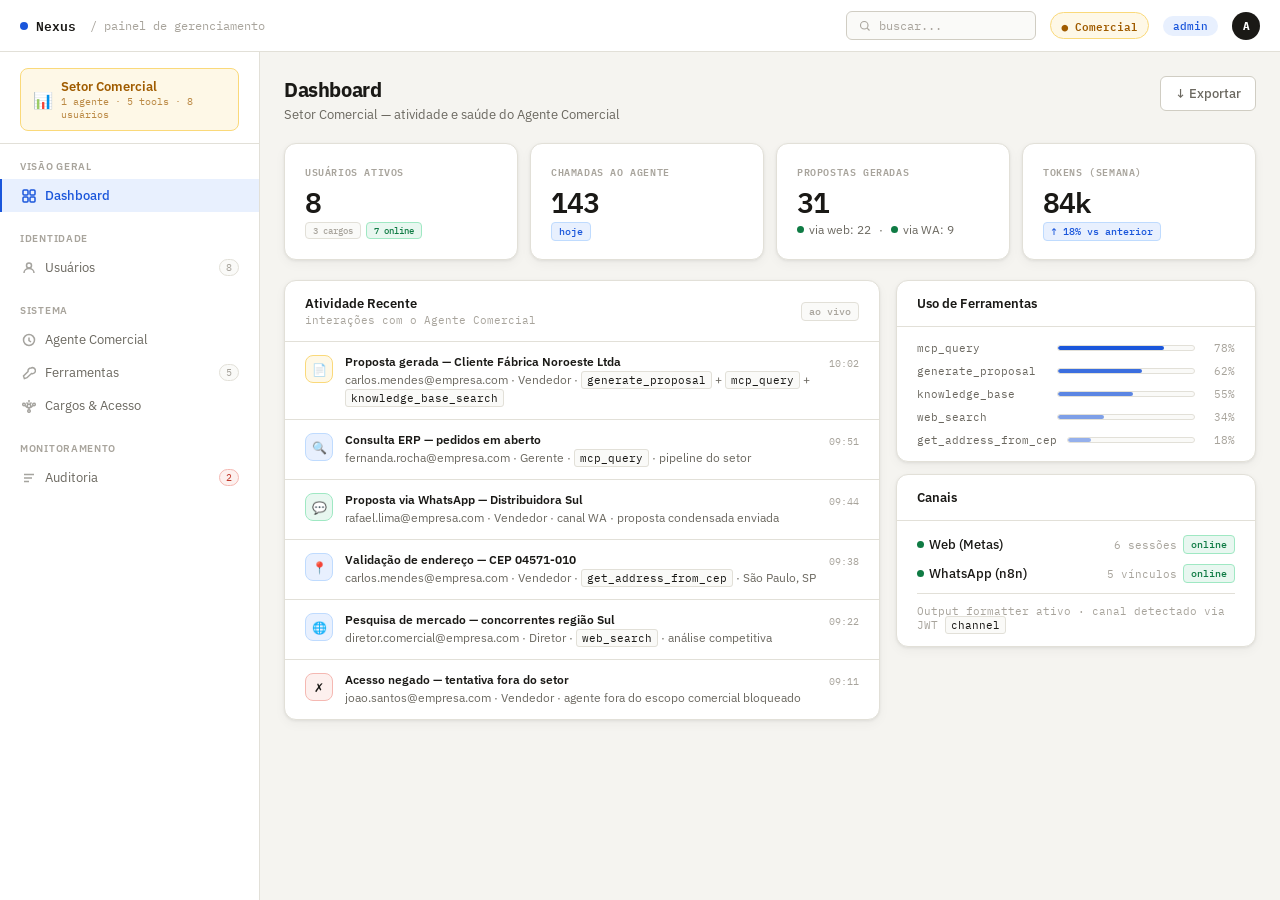
<file: nexus_painel_comercial.html>
<!DOCTYPE html>
<html lang="pt-BR">
<head>
<meta charset="UTF-8">
<meta name="viewport" content="width=device-width, initial-scale=1.0">
<title>Nexus — Painel · Setor Comercial</title>
<link href="https://fonts.googleapis.com/css2?family=IBM+Plex+Mono:wght@300;400;500;600&family=IBM+Plex+Sans:wght@300;400;500;600;700&display=swap" rel="stylesheet">
<style>
:root {
  --bg: #f5f4f0;
  --panel: #ffffff;
  --panel2: #fafaf8;
  --border: #e2e0d8;
  --border2: #d0cdc3;
  --text: #1a1916;
  --muted: #6b6860;
  --dim: #a8a49c;
  --accent: #1a56db;
  --accent-s: #e8f0fe;
  --green: #0f7b44;
  --green-s: #e8f7f0;
  --green-b: #9fe8c3;
  --red: #c0392b;
  --red-s: #fdf0ee;
  --red-b: #f5b8b2;
  --yellow: #a05c00;
  --yellow-s: #fef8e7;
  --yellow-b: #fad97a;
  --purple: #6d28d9;
  --purple-s: #f5f3ff;
  --purple-b: #c4b5fd;
  --mono: 'IBM Plex Mono', monospace;
  --sans: 'IBM Plex Sans', sans-serif;
  --radius: 8px;
  --shadow: 0 1px 3px rgba(0,0,0,.07), 0 4px 12px rgba(0,0,0,.04);
}
* { margin:0; padding:0; box-sizing:border-box; }
body { font-family:var(--sans); background:var(--bg); color:var(--text); min-height:100vh; font-size:14px; }

/* ── Shell ── */
.app { display:grid; grid-template-columns:260px 1fr; grid-template-rows:52px 1fr; min-height:100vh; }

/* ── Topbar ── */
.topbar {
  grid-column:1/-1; background:var(--panel); border-bottom:1px solid var(--border);
  display:flex; align-items:center; gap:14px; padding:0 20px;
}
.topbar-logo { font-family:var(--mono); font-size:13px; font-weight:600; color:var(--text); display:flex; align-items:center; gap:8px; }
.logo-dot { width:8px; height:8px; border-radius:50%; background:var(--accent); }
.topbar-sep { flex:1; }
.topbar-sector {
  font-family:var(--mono); font-size:11px; padding:3px 10px;
  background:var(--yellow-s); color:var(--yellow); border-radius:20px;
  font-weight:600; border:1px solid var(--yellow-b);
}
.topbar-badge {
  font-family:var(--mono); font-size:11px; padding:3px 10px;
  background:var(--accent-s); color:var(--accent); border-radius:20px; font-weight:500;
}
.topbar-search {
  display:flex; align-items:center; gap:8px; background:var(--panel2);
  border:1px solid var(--border2); border-radius:6px; padding:6px 12px;
  font-size:12px; color:var(--dim); font-family:var(--mono); width:190px;
}
.topbar-avatar {
  width:28px; height:28px; border-radius:50%; background:#1a1916;
  display:flex; align-items:center; justify-content:center;
  font-size:11px; font-weight:700; color:#fff; font-family:var(--mono); flex-shrink:0;
}

/* ── Sidebar ── */
.sidebar {
  background:var(--panel); border-right:1px solid var(--border);
  overflow-y:auto; display:flex; flex-direction:column;
}
.sidebar-top { padding:16px 20px 12px; border-bottom:1px solid var(--border); }
.sector-badge {
  display:flex; align-items:center; gap:8px; padding:9px 12px;
  background:var(--yellow-s); border:1px solid var(--yellow-b); border-radius:8px;
}
.sector-icon { font-size:16px; }
.sector-name { font-size:13px; font-weight:600; color:var(--yellow); }
.sector-sub  { font-size:10px; color:var(--yellow); opacity:.7; font-family:var(--mono); }

.nav-group { padding:12px 0 4px; }
.nav-label { font-size:10px; font-weight:600; color:var(--dim); text-transform:uppercase; letter-spacing:.07em; padding:4px 20px 6px; }
.nav-link {
  display:flex; align-items:center; gap:9px; padding:8px 20px;
  font-size:13px; color:var(--muted); cursor:pointer; transition:all .12s;
  border-left:2px solid transparent; user-select:none;
}
.nav-link:hover { background:var(--panel2); color:var(--text); }
.nav-link.active { background:var(--accent-s); color:var(--accent); border-left-color:var(--accent); font-weight:500; }
.nav-link svg { width:14px; height:14px; flex-shrink:0; opacity:.6; }
.nav-link.active svg { opacity:1; }
.nav-count {
  margin-left:auto; font-family:var(--mono); font-size:10px;
  padding:1px 6px; border-radius:10px;
  background:var(--panel2); border:1px solid var(--border); color:var(--dim);
}
.nav-link.active .nav-count { background:var(--accent); color:#fff; border-color:var(--accent); }
.nav-count.alert { background:var(--red-s); color:var(--red); border-color:var(--red-b); }

/* ── Content ── */
.main { overflow-y:auto; display:flex; flex-direction:column; }
.screen { display:none; flex-direction:column; gap:20px; padding:24px; }
.screen.active { display:flex; }

/* ── Page header ── */
.page-header { display:flex; align-items:flex-start; justify-content:space-between; gap:16px; }
.page-title { font-size:20px; font-weight:700; letter-spacing:-.02em; margin-bottom:3px; }
.page-desc  { font-size:13px; color:var(--muted); }
.btn-row { display:flex; gap:8px; flex-shrink:0; }
.btn {
  display:inline-flex; align-items:center; gap:6px; padding:8px 14px;
  border-radius:6px; font-size:13px; font-weight:500; cursor:pointer; border:none;
  transition:background .15s, transform .1s; font-family:var(--sans); white-space:nowrap;
}
.btn:active { transform:scale(.98); }
.btn-primary { background:var(--accent); color:#fff; }
.btn-primary:hover { background:#1547c0; }
.btn-ghost { background:var(--panel); border:1px solid var(--border2); color:var(--muted); }
.btn-ghost:hover { border-color:var(--border); color:var(--text); background:var(--panel2); }

/* ── Cards ── */
.card { background:var(--panel); border:1px solid var(--border); border-radius:12px; overflow:hidden; box-shadow:var(--shadow); }
.card-head {
  padding:14px 20px; border-bottom:1px solid var(--border);
  display:flex; align-items:center; justify-content:space-between; gap:12px;
}
.card-title { font-size:13px; font-weight:600; color:var(--text); display:flex; align-items:center; gap:7px; }
.card-sub   { font-size:11px; color:var(--dim); font-family:var(--mono); margin-top:1px; }

/* ── Stats ── */
.stats-row   { display:grid; grid-template-columns:repeat(4,1fr); gap:12px; }
.stats-row-3 { display:grid; grid-template-columns:repeat(3,1fr); gap:12px; }
.stat-card {
  background:var(--panel); border:1px solid var(--border); border-radius:12px;
  padding:18px 20px; box-shadow:var(--shadow);
}
.stat-label { font-size:10px; font-weight:600; color:var(--dim); text-transform:uppercase; letter-spacing:.06em; margin-bottom:8px; font-family:var(--mono); }
.stat-num   { font-size:28px; font-weight:600; font-family:var(--mono); letter-spacing:-.03em; line-height:1; margin-bottom:6px; }
.stat-sub   { font-size:12px; color:var(--muted); display:flex; align-items:center; gap:5px; }

/* ── Tags ── */
.tag { display:inline-flex; align-items:center; font-family:var(--mono); font-size:10px; font-weight:500; padding:2px 7px; border-radius:4px; white-space:nowrap; }
.tag-green  { background:var(--green-s);  color:var(--green);  border:1px solid var(--green-b); }
.tag-red    { background:var(--red-s);    color:var(--red);    border:1px solid var(--red-b); }
.tag-yellow { background:var(--yellow-s); color:var(--yellow); border:1px solid var(--yellow-b); }
.tag-blue   { background:var(--accent-s); color:var(--accent); border:1px solid #bfdbfe; }
.tag-gray   { background:var(--panel2);   color:var(--dim);    border:1px solid var(--border); }
.tag-purple { background:var(--purple-s); color:var(--purple); border:1px solid var(--purple-b); }

/* ── Table ── */
.table-wrap { overflow-x:auto; }
table { width:100%; border-collapse:collapse; }
thead { background:var(--panel2); }
th { padding:9px 16px; text-align:left; font-size:10px; font-weight:600; text-transform:uppercase; letter-spacing:.07em; color:var(--dim); border-bottom:1px solid var(--border); white-space:nowrap; font-family:var(--mono); }
td { padding:10px 16px; border-bottom:1px solid var(--border); font-size:13px; color:var(--muted); vertical-align:middle; }
tr:last-child td { border-bottom:none; }
tr:hover td { background:var(--panel2); }

/* ── Avatar ── */
.avatar { width:28px; height:28px; border-radius:50%; flex-shrink:0; display:flex; align-items:center; justify-content:center; font-size:11px; font-weight:700; color:#fff; font-family:var(--mono); }

/* ── Status dot ── */
.status-dot { display:inline-flex; align-items:center; gap:5px; font-size:12px; }
.dot { width:7px; height:7px; border-radius:50%; flex-shrink:0; }
.dot-green  { background:var(--green); }
.dot-red    { background:var(--red); }
.dot-yellow { background:#d97706; }
.dot-gray   { background:var(--dim); }

/* ── Row btn ── */
.row-btn { font-family:var(--mono); font-size:11px; padding:3px 9px; border-radius:4px; border:1px solid var(--border); background:transparent; color:var(--muted); cursor:pointer; transition:all .12s; }
.row-btn:hover { border-color:var(--border2); color:var(--text); background:var(--panel2); }

/* ── Activity ── */
.activity-item { display:flex; gap:12px; padding:12px 20px; align-items:flex-start; border-bottom:1px solid var(--border); animation:fadeSlide .25s ease both; }
.activity-item:last-child { border-bottom:none; }
@keyframes fadeSlide { from{opacity:0;transform:translateY(-4px)} to{opacity:1;transform:none} }
.act-icon { width:28px; height:28px; border-radius:8px; flex-shrink:0; margin-top:1px; display:flex; align-items:center; justify-content:center; font-size:12px; }
.icon-tool  { background:var(--accent-s); border:1px solid #bfdbfe; }
.icon-allow { background:var(--green-s);  border:1px solid var(--green-b); }
.icon-deny  { background:var(--red-s);    border:1px solid var(--red-b); }
.icon-doc   { background:var(--yellow-s); border:1px solid var(--yellow-b); }
.icon-wa    { background:var(--green-s);  border:1px solid var(--green-b); }
.act-label { font-size:12px; font-weight:600; color:var(--text); margin-bottom:2px; }
.act-desc  { font-size:12px; color:var(--muted); line-height:1.5; }
.act-time  { font-family:var(--mono); font-size:10px; color:var(--dim); flex-shrink:0; padding-top:3px; margin-left:auto; }
code { font-family:var(--mono); font-size:11px; background:var(--panel2); border:1px solid var(--border); padding:1px 5px; border-radius:3px; color:var(--text); }

/* ── Agent card ── */
.agent-card {
  background:var(--panel); border:1px solid var(--border); border-radius:12px;
  overflow:hidden; box-shadow:var(--shadow);
}
.agent-head {
  padding:18px 20px; border-bottom:1px solid var(--border);
  display:flex; align-items:flex-start; gap:14px;
}
.agent-icon {
  width:40px; height:40px; border-radius:10px; background:#1a1916;
  display:flex; align-items:center; justify-content:center; font-size:18px; flex-shrink:0;
}
.agent-name { font-size:15px; font-weight:700; color:var(--text); margin-bottom:3px; letter-spacing:-.01em; }
.agent-desc { font-size:12px; color:var(--muted); line-height:1.5; }
.agent-meta { display:flex; gap:6px; margin-top:8px; flex-wrap:wrap; }

/* ── Tool items ── */
.tool-list { padding:4px 0; }
.tool-item {
  display:flex; align-items:center; gap:12px; padding:11px 20px;
  border-bottom:1px solid var(--border); transition:background .12s;
}
.tool-item:last-child { border-bottom:none; }
.tool-item:hover { background:var(--panel2); }
.tool-bullet {
  width:8px; height:8px; border-radius:50%; flex-shrink:0;
}
.tool-name { font-family:var(--mono); font-size:12px; font-weight:500; color:var(--text); min-width:200px; }
.tool-desc { font-size:12px; color:var(--muted); flex:1; }
.tool-badges { display:flex; gap:5px; flex-shrink:0; }
.tool-calls { font-family:var(--mono); font-size:11px; color:var(--dim); flex-shrink:0; min-width:80px; text-align:right; }

/* ── Deny toggles ── */
.deny-row {
  display:flex; align-items:center; justify-content:space-between;
  padding:8px 11px; background:var(--panel2); border:1px solid var(--border);
  border-radius:6px; cursor:pointer; transition:all .15s; user-select:none; margin-bottom:4px;
}
.deny-row:hover { border-color:var(--border2); background:#f0ede6; }
.deny-row.active-deny { background:var(--red-s); border-color:var(--red-b); }
.deny-row.active-deny .deny-name { color:var(--red); }
.deny-name { font-family:var(--mono); font-size:12px; color:var(--muted); font-weight:500; }
.deny-toggle { width:32px; height:18px; border-radius:9px; background:var(--border2); position:relative; transition:background .2s; flex-shrink:0; }
.deny-toggle::after { content:''; position:absolute; width:12px; height:12px; border-radius:50%; background:#fff; top:3px; left:3px; transition:transform .2s; box-shadow:0 1px 2px rgba(0,0,0,.2); }
.deny-row.active-deny .deny-toggle { background:var(--red); }
.deny-row.active-deny .deny-toggle::after { transform:translateX(14px); }

/* ── Filter bar ── */
.filter-bar { display:flex; gap:6px; padding:12px 20px; border-bottom:1px solid var(--border); flex-wrap:wrap; align-items:center; }
.filter-chip { font-family:var(--mono); font-size:11px; padding:4px 10px; border-radius:4px; border:1px solid var(--border); background:var(--panel2); color:var(--muted); cursor:pointer; transition:all .12s; }
.filter-chip:hover { border-color:var(--border2); color:var(--text); }
.filter-chip.active { background:var(--accent-s); border-color:var(--accent); color:var(--accent); }
.filter-sep { flex:1; }
.filter-input { font-family:var(--mono); font-size:11px; padding:5px 10px; border-radius:4px; border:1px solid var(--border); background:var(--panel2); color:var(--text); outline:none; width:200px; transition:border-color .15s; }
.filter-input:focus { border-color:var(--accent); }

/* ── Audit row ── */
.audit-row { display:flex; gap:12px; padding:10px 20px; align-items:center; border-bottom:1px solid var(--border); font-size:12px; animation:fadeSlide .2s ease both; }
.audit-row:last-child { border-bottom:none; }
.audit-row:hover { background:var(--panel2); }
.audit-decision { font-family:var(--mono); font-size:10px; font-weight:700; padding:2px 8px; border-radius:3px; flex-shrink:0; min-width:68px; text-align:center; }
.audit-user   { min-width:150px; }
.audit-tool   { font-family:var(--mono); font-size:11px; color:var(--muted); min-width:190px; }
.audit-reason { font-size:11px; color:var(--dim); flex:1; }
.audit-time   { font-family:var(--mono); font-size:10px; color:var(--dim); flex-shrink:0; }
.audit-channel { flex-shrink:0; }

/* ── Summary bar ── */
.summary-bar { display:flex; border-bottom:1px solid var(--border); }
.summary-item { display:flex; align-items:center; gap:10px; padding:14px 20px; border-right:1px solid var(--border); }
.summary-item:last-child { border-right:none; }
.summary-num   { font-family:var(--mono); font-size:22px; font-weight:600; }
.summary-label { font-size:12px; color:var(--dim); line-height:1.4; }

/* ── Progress ── */
.progress-bar  { height:6px; background:var(--panel2); border-radius:3px; border:1px solid var(--border); overflow:hidden; flex:1; }
.progress-fill { height:100%; background:var(--accent); border-radius:3px; transition:width .4s ease; }

/* ── Edit overlay ── */
.edit-overlay { position:fixed; inset:0; background:rgba(26,25,22,.35); z-index:100; display:none; align-items:flex-start; justify-content:flex-end; }
.edit-overlay.open { display:flex; }
.edit-panel { background:var(--panel); height:100vh; width:420px; box-shadow:-4px 0 24px rgba(0,0,0,.12); display:flex; flex-direction:column; overflow:hidden; margin-top:52px; }
.edit-head { padding:16px 20px; border-bottom:1px solid var(--border); display:flex; align-items:center; justify-content:space-between; }
.edit-title { font-size:14px; font-weight:600; color:var(--text); }
.edit-close { width:28px; height:28px; border-radius:6px; border:1px solid var(--border); background:var(--panel2); display:flex; align-items:center; justify-content:center; font-size:16px; cursor:pointer; color:var(--muted); transition:all .12s; line-height:1; }
.edit-close:hover { background:var(--red-s); color:var(--red); border-color:var(--red-b); }
.edit-body { flex:1; overflow-y:auto; padding:20px; display:flex; flex-direction:column; gap:14px; }
.edit-footer { padding:16px 20px; border-top:1px solid var(--border); display:flex; gap:8px; }
.field label { display:block; font-size:11px; font-weight:600; color:var(--muted); margin-bottom:5px; text-transform:uppercase; letter-spacing:.05em; }
.field input, .field select { width:100%; padding:8px 11px; border:1px solid var(--border2); border-radius:6px; font-family:var(--sans); font-size:13px; color:var(--text); background:var(--panel2); outline:none; transition:border-color .15s, box-shadow .15s; }
.field input:focus, .field select:focus { border-color:var(--accent); box-shadow:0 0 0 3px rgba(26,86,219,.08); }
.field-row { display:grid; grid-template-columns:1fr 1fr; gap:10px; }
.edit-sec { font-size:10px; font-weight:600; color:var(--dim); text-transform:uppercase; letter-spacing:.07em; padding-bottom:8px; border-bottom:1px solid var(--border); }

/* ── Tabs ── */
.tabs { display:flex; }
.tab { padding:9px 16px; font-size:13px; color:var(--muted); cursor:pointer; border-bottom:2px solid transparent; transition:all .12s; margin-bottom:-1px; }
.tab:hover { color:var(--text); }
.tab.active { color:var(--accent); border-bottom-color:var(--accent); font-weight:500; }

/* ── Cargo badge colors ── */
.cargo-diretor     { background:var(--yellow-s); color:var(--yellow); border:1px solid var(--yellow-b); }
.cargo-gerente     { background:var(--accent-s); color:var(--accent); border:1px solid #bfdbfe; }
.cargo-vendedor    { background:var(--panel2);   color:var(--muted);  border:1px solid var(--border); }

/* ── Channel pill ── */
.channel-pill { display:inline-flex; align-items:center; gap:4px; font-family:var(--mono); font-size:10px; padding:2px 7px; border-radius:10px; }
.ch-web { background:var(--accent-s); color:var(--accent); border:1px solid #bfdbfe; }
.ch-wa  { background:var(--green-s);  color:var(--green);  border:1px solid var(--green-b); }

/* ── Scrollbar ── */
::-webkit-scrollbar { width:5px; height:5px; }
::-webkit-scrollbar-track { background:transparent; }
::-webkit-scrollbar-thumb { background:var(--border2); border-radius:3px; }
</style>
</head>
<body>
<div class="app">

  <!-- Topbar -->
  <header class="topbar">
    <div class="topbar-logo"><div class="logo-dot"></div>Nexus</div>
    <span style="font-size:12px;color:var(--dim);font-family:var(--mono)">/ painel de gerenciamento</span>
    <div class="topbar-sep"></div>
    <div class="topbar-search">
      <svg width="12" height="12" viewBox="0 0 16 16" fill="none" stroke="currentColor" stroke-width="1.5"><circle cx="7" cy="7" r="5"/><path d="M11 11l3 3"/></svg>
      buscar...
    </div>
    <span class="topbar-sector">● Comercial</span>
    <span class="topbar-badge">admin</span>
    <div class="topbar-avatar">A</div>
  </header>

  <!-- Sidebar -->
  <aside class="sidebar">
    <div class="sidebar-top">
      <div class="sector-badge">
        <div class="sector-icon">📊</div>
        <div>
          <div class="sector-name">Setor Comercial</div>
          <div class="sector-sub">1 agente · 5 tools · 8 usuários</div>
        </div>
      </div>
    </div>

    <div class="nav-group">
      <div class="nav-label">Visão Geral</div>
      <div class="nav-link active" onclick="nav('dashboard')">
        <svg viewBox="0 0 14 14" fill="none" stroke="currentColor" stroke-width="1.5"><rect x="1" y="1" width="5" height="5" rx="1"/><rect x="8" y="1" width="5" height="5" rx="1"/><rect x="1" y="8" width="5" height="5" rx="1"/><rect x="8" y="8" width="5" height="5" rx="1"/></svg>
        Dashboard
      </div>
    </div>

    <div class="nav-group">
      <div class="nav-label">Identidade</div>
      <div class="nav-link" onclick="nav('usuarios')">
        <svg viewBox="0 0 14 14" fill="none" stroke="currentColor" stroke-width="1.5"><circle cx="7" cy="4.5" r="2.5"/><path d="M2 12c0-2.76 2.24-4.5 5-4.5s5 1.74 5 4.5"/></svg>
        Usuários
        <span class="nav-count">8</span>
      </div>
    </div>

    <div class="nav-group">
      <div class="nav-label">Sistema</div>
      <div class="nav-link" onclick="nav('agente')">
        <svg viewBox="0 0 14 14" fill="none" stroke="currentColor" stroke-width="1.5"><circle cx="7" cy="7" r="5.5"/><path d="M7 4.5v3l2 1.5"/></svg>
        Agente Comercial
      </div>
      <div class="nav-link" onclick="nav('ferramentas')">
        <svg viewBox="0 0 14 14" fill="none" stroke="currentColor" stroke-width="1.5"><path d="M9 2a3 3 0 0 0-2.96 3.5L1.5 10l.9 2.6 2.6-.9L9.46 7.5A3 3 0 1 0 9 2z"/></svg>
        Ferramentas
        <span class="nav-count">5</span>
      </div>
      <div class="nav-link" onclick="nav('cargos')">
        <svg viewBox="0 0 14 14" fill="none" stroke="currentColor" stroke-width="1.5"><path d="M7 1v2.5M4.5 3.5L6.2 5.2M9.5 3.5L7.8 5.2"/><circle cx="7" cy="7" r="1.8"/><circle cx="2" cy="5.5" r="1.3"/><circle cx="12" cy="5.5" r="1.3"/><circle cx="7" cy="12" r="1.3"/><path d="M3.2 6.6L5 8.5M10.8 6.6L9 8.5M7 8.8v1.9"/></svg>
        Cargos & Acesso
      </div>
    </div>

    <div class="nav-group">
      <div class="nav-label">Monitoramento</div>
      <div class="nav-link" onclick="nav('auditoria')">
        <svg viewBox="0 0 14 14" fill="none" stroke="currentColor" stroke-width="1.5"><path d="M2 3.5h10M2 7h8M2 10.5h5"/></svg>
        Auditoria
        <span class="nav-count alert">2</span>
      </div>
    </div>
  </aside>

  <main class="main">

    <!-- ═══════════════ DASHBOARD ═══════════════ -->
    <div class="screen active" id="s-dashboard">
      <div class="page-header">
        <div>
          <div class="page-title">Dashboard</div>
          <div class="page-desc">Setor Comercial — atividade e saúde do Agente Comercial</div>
        </div>
        <button class="btn btn-ghost">↓ Exportar</button>
      </div>

      <div class="stats-row">
        <div class="stat-card">
          <div class="stat-label">Usuários Ativos</div>
          <div class="stat-num">8</div>
          <div class="stat-sub">
            <span class="tag tag-gray" style="font-size:9px">3 cargos</span>
            <span class="tag tag-green" style="font-size:9px">7 online</span>
          </div>
        </div>
        <div class="stat-card">
          <div class="stat-label">Chamadas ao Agente</div>
          <div class="stat-num">143</div>
          <div class="stat-sub"><span class="tag tag-blue">hoje</span></div>
        </div>
        <div class="stat-card">
          <div class="stat-label">Propostas Geradas</div>
          <div class="stat-num">31</div>
          <div class="stat-sub">
            <span class="status-dot"><span class="dot dot-green"></span>via web: 22</span>
            &nbsp;·&nbsp;
            <span class="status-dot"><span class="dot dot-green"></span>via WA: 9</span>
          </div>
        </div>
        <div class="stat-card">
          <div class="stat-label">Tokens (semana)</div>
          <div class="stat-num">84k</div>
          <div class="stat-sub"><span class="tag tag-blue">↑ 18% vs anterior</span></div>
        </div>
      </div>

      <div style="display:grid;grid-template-columns:1fr 360px;gap:16px;">

        <!-- Activity -->
        <div class="card">
          <div class="card-head">
            <div>
              <div class="card-title">Atividade Recente</div>
              <div class="card-sub">interações com o Agente Comercial</div>
            </div>
            <span class="tag tag-gray">ao vivo</span>
          </div>
          <div>
            <div class="activity-item" style="animation-delay:0ms">
              <div class="act-icon icon-doc">📄</div>
              <div style="flex:1">
                <div class="act-label">Proposta gerada — Cliente Fábrica Noroeste Ltda</div>
                <div class="act-desc">carlos.mendes@empresa.com · Vendedor · <code>generate_proposal</code> + <code>mcp_query</code> + <code>knowledge_base_search</code></div>
              </div>
              <div class="act-time">10:02</div>
            </div>
            <div class="activity-item" style="animation-delay:40ms">
              <div class="act-icon icon-tool">🔍</div>
              <div style="flex:1">
                <div class="act-label">Consulta ERP — pedidos em aberto</div>
                <div class="act-desc">fernanda.rocha@empresa.com · Gerente · <code>mcp_query</code> · pipeline do setor</div>
              </div>
              <div class="act-time">09:51</div>
            </div>
            <div class="activity-item" style="animation-delay:80ms">
              <div class="act-icon icon-wa">💬</div>
              <div style="flex:1">
                <div class="act-label">Proposta via WhatsApp — Distribuidora Sul</div>
                <div class="act-desc">rafael.lima@empresa.com · Vendedor · canal WA · proposta condensada enviada</div>
              </div>
              <div class="act-time">09:44</div>
            </div>
            <div class="activity-item" style="animation-delay:120ms">
              <div class="act-icon icon-tool">📍</div>
              <div style="flex:1">
                <div class="act-label">Validação de endereço — CEP 04571-010</div>
                <div class="act-desc">carlos.mendes@empresa.com · Vendedor · <code>get_address_from_cep</code> · São Paulo, SP</div>
              </div>
              <div class="act-time">09:38</div>
            </div>
            <div class="activity-item" style="animation-delay:160ms">
              <div class="act-icon icon-tool">🌐</div>
              <div style="flex:1">
                <div class="act-label">Pesquisa de mercado — concorrentes região Sul</div>
                <div class="act-desc">diretor.comercial@empresa.com · Diretor · <code>web_search</code> · análise competitiva</div>
              </div>
              <div class="act-time">09:22</div>
            </div>
            <div class="activity-item" style="animation-delay:200ms">
              <div class="act-icon icon-deny">✗</div>
              <div style="flex:1">
                <div class="act-label">Acesso negado — tentativa fora do setor</div>
                <div class="act-desc">joao.santos@empresa.com · Vendedor · agente fora do escopo comercial bloqueado</div>
              </div>
              <div class="act-time">09:11</div>
            </div>
          </div>
        </div>

        <!-- Right col -->
        <div style="display:flex;flex-direction:column;gap:12px;">

          <!-- Tools usage -->
          <div class="card">
            <div class="card-head"><div class="card-title">Uso de Ferramentas</div></div>
            <div style="padding:14px 20px;display:flex;flex-direction:column;gap:9px;">
              <div style="display:flex;align-items:center;gap:10px;">
                <span style="font-family:var(--mono);font-size:11px;color:var(--muted);min-width:130px">mcp_query</span>
                <div class="progress-bar"><div class="progress-fill" style="width:78%"></div></div>
                <span style="font-family:var(--mono);font-size:11px;color:var(--dim);min-width:30px;text-align:right">78%</span>
              </div>
              <div style="display:flex;align-items:center;gap:10px;">
                <span style="font-family:var(--mono);font-size:11px;color:var(--muted);min-width:130px">generate_proposal</span>
                <div class="progress-bar"><div class="progress-fill" style="width:62%;opacity:.85"></div></div>
                <span style="font-family:var(--mono);font-size:11px;color:var(--dim);min-width:30px;text-align:right">62%</span>
              </div>
              <div style="display:flex;align-items:center;gap:10px;">
                <span style="font-family:var(--mono);font-size:11px;color:var(--muted);min-width:130px">knowledge_base</span>
                <div class="progress-bar"><div class="progress-fill" style="width:55%;opacity:.7"></div></div>
                <span style="font-family:var(--mono);font-size:11px;color:var(--dim);min-width:30px;text-align:right">55%</span>
              </div>
              <div style="display:flex;align-items:center;gap:10px;">
                <span style="font-family:var(--mono);font-size:11px;color:var(--muted);min-width:130px">web_search</span>
                <div class="progress-bar"><div class="progress-fill" style="width:34%;opacity:.55"></div></div>
                <span style="font-family:var(--mono);font-size:11px;color:var(--dim);min-width:30px;text-align:right">34%</span>
              </div>
              <div style="display:flex;align-items:center;gap:10px;">
                <span style="font-family:var(--mono);font-size:11px;color:var(--muted);min-width:130px">get_address_from_cep</span>
                <div class="progress-bar"><div class="progress-fill" style="width:18%;opacity:.45"></div></div>
                <span style="font-family:var(--mono);font-size:11px;color:var(--dim);min-width:30px;text-align:right">18%</span>
              </div>
            </div>
          </div>

          <!-- Canais -->
          <div class="card">
            <div class="card-head"><div class="card-title">Canais</div></div>
            <div style="padding:14px 20px;display:flex;flex-direction:column;gap:10px;">
              <div style="display:flex;align-items:center;justify-content:space-between;">
                <span class="status-dot" style="font-size:13px;font-weight:500;color:var(--text)"><span class="dot dot-green"></span>Web (Metas)</span>
                <div style="display:flex;align-items:center;gap:6px;"><span style="font-family:var(--mono);font-size:11px;color:var(--dim)">6 sessões</span><span class="tag tag-green">online</span></div>
              </div>
              <div style="display:flex;align-items:center;justify-content:space-between;">
                <span class="status-dot" style="font-size:13px;font-weight:500;color:var(--text)"><span class="dot dot-green"></span>WhatsApp (n8n)</span>
                <div style="display:flex;align-items:center;gap:6px;"><span style="font-family:var(--mono);font-size:11px;color:var(--dim)">5 vínculos</span><span class="tag tag-green">online</span></div>
              </div>
              <div style="height:1px;background:var(--border)"></div>
              <div style="font-size:11px;color:var(--dim);font-family:var(--mono)">Output formatter ativo · canal detectado via JWT <code>channel</code></div>
            </div>
          </div>

        </div>
      </div>
    </div>

    <!-- ═══════════════ USUÁRIOS ═══════════════ -->
    <div class="screen" id="s-usuarios">
      <div class="page-header">
        <div>
          <div class="page-title">Usuários</div>
          <div class="page-desc">8 usuários no Setor Comercial — 3 cargos, sem deny list interna</div>
        </div>
        <div class="btn-row">
          <button class="btn btn-ghost">↓ Exportar</button>
          <button class="btn btn-primary">+ Adicionar</button>
        </div>
      </div>

      <div class="card">
        <div class="card-head" style="padding:0;">
          <div style="display:flex;align-items:center;justify-content:space-between;width:100%;padding:12px 20px 0;border-bottom:1px solid var(--border);">
            <div class="tabs">
              <div class="tab active">Todos <span style="opacity:.5;margin-left:4px">8</span></div>
              <div class="tab">WA Vinculado <span style="opacity:.5;margin-left:4px">5</span></div>
              <div class="tab">Com exceção <span style="opacity:.5;margin-left:4px">1</span></div>
            </div>
            <select style="font-family:var(--mono);font-size:11px;padding:5px 9px;border-radius:4px;border:1px solid var(--border);background:var(--panel2);color:var(--muted);margin-bottom:4px;">
              <option>Todos os cargos</option>
              <option>Diretor</option><option>Gerente Comercial</option><option>Vendedor/SDR</option>
            </select>
          </div>
        </div>

        <div class="table-wrap">
          <table>
            <thead>
              <tr>
                <th>Usuário</th>
                <th>Cargo</th>
                <th>Canal</th>
                <th>Acesso ao Agente</th>
                <th>Exceções individuais</th>
                <th>Status</th>
                <th>Último acesso</th>
                <th></th>
              </tr>
            </thead>
            <tbody>
              <tr>
                <td><div style="display:flex;align-items:center;gap:9px"><div class="avatar" style="background:#1a1916">D</div><div><div style="font-size:13px;font-weight:500;color:var(--text)">Dir. Comercial</div><div style="font-size:11px;font-family:var(--mono);color:var(--dim)">diretor.comercial@empresa.com</div></div></div></td>
                <td><span class="tag cargo-diretor">Diretor</span></td>
                <td><div style="display:flex;gap:4px"><span class="channel-pill ch-web">web</span></div></td>
                <td><span class="tag tag-green">Agente Comercial</span></td>
                <td><span class="tag tag-gray">nenhuma</span></td>
                <td><div class="status-dot"><span class="dot dot-green"></span>ativo</div></td>
                <td style="font-family:var(--mono);font-size:11px;color:var(--dim)">há 38min</td>
                <td><button class="row-btn" onclick="openEdit('Dir. Comercial','diretor.comercial@empresa.com','Diretor')">editar</button></td>
              </tr>
              <tr>
                <td><div style="display:flex;align-items:center;gap:9px"><div class="avatar" style="background:#1a56db">F</div><div><div style="font-size:13px;font-weight:500;color:var(--text)">Fernanda Rocha</div><div style="font-size:11px;font-family:var(--mono);color:var(--dim)">fernanda.rocha@empresa.com</div></div></div></td>
                <td><span class="tag cargo-gerente">Gerente Comercial</span></td>
                <td><div style="display:flex;gap:4px"><span class="channel-pill ch-web">web</span><span class="channel-pill ch-wa">wa</span></div></td>
                <td><span class="tag tag-green">Agente Comercial</span></td>
                <td><span class="tag tag-gray">nenhuma</span></td>
                <td><div class="status-dot"><span class="dot dot-green"></span>ativo</div></td>
                <td style="font-family:var(--mono);font-size:11px;color:var(--dim)">há 9min</td>
                <td><button class="row-btn" onclick="openEdit('Fernanda Rocha','fernanda.rocha@empresa.com','Gerente Comercial')">editar</button></td>
              </tr>
              <tr>
                <td><div style="display:flex;align-items:center;gap:9px"><div class="avatar" style="background:#0f7b44">C</div><div><div style="font-size:13px;font-weight:500;color:var(--text)">Carlos Mendes</div><div style="font-size:11px;font-family:var(--mono);color:var(--dim)">carlos.mendes@empresa.com</div></div></div></td>
                <td><span class="tag cargo-vendedor">Vendedor/SDR</span></td>
                <td><div style="display:flex;gap:4px"><span class="channel-pill ch-web">web</span><span class="channel-pill ch-wa">wa</span></div></td>
                <td><span class="tag tag-green">Agente Comercial</span></td>
                <td><span class="tag tag-gray">nenhuma</span></td>
                <td><div class="status-dot"><span class="dot dot-green"></span>ativo</div></td>
                <td style="font-family:var(--mono);font-size:11px;color:var(--dim)">há 2min</td>
                <td><button class="row-btn" onclick="openEdit('Carlos Mendes','carlos.mendes@empresa.com','Vendedor/SDR')">editar</button></td>
              </tr>
              <tr>
                <td><div style="display:flex;align-items:center;gap:9px"><div class="avatar" style="background:#7c3aed">R</div><div><div style="font-size:13px;font-weight:500;color:var(--text)">Rafael Lima</div><div style="font-size:11px;font-family:var(--mono);color:var(--dim)">rafael.lima@empresa.com</div></div></div></td>
                <td><span class="tag cargo-vendedor">Vendedor/SDR</span></td>
                <td><div style="display:flex;gap:4px"><span class="channel-pill ch-web">web</span><span class="channel-pill ch-wa">wa</span></div></td>
                <td><span class="tag tag-green">Agente Comercial</span></td>
                <td><span class="tag tag-gray">nenhuma</span></td>
                <td><div class="status-dot"><span class="dot dot-green"></span>ativo</div></td>
                <td style="font-family:var(--mono);font-size:11px;color:var(--dim)">há 16min</td>
                <td><button class="row-btn" onclick="openEdit('Rafael Lima','rafael.lima@empresa.com','Vendedor/SDR')">editar</button></td>
              </tr>
              <tr>
                <td><div style="display:flex;align-items:center;gap:9px"><div class="avatar" style="background:#a05c00">J</div><div><div style="font-size:13px;font-weight:500;color:var(--text)">João Santos</div><div style="font-size:11px;font-family:var(--mono);color:var(--dim)">joao.santos@empresa.com</div></div></div></td>
                <td><span class="tag cargo-vendedor">Vendedor/SDR</span></td>
                <td><div style="display:flex;gap:4px"><span class="channel-pill ch-web">web</span></div></td>
                <td><span class="tag tag-green">Agente Comercial</span></td>
                <td><span class="tag tag-red">web_search bloqueado</span></td>
                <td><div class="status-dot"><span class="dot dot-green"></span>ativo</div></td>
                <td style="font-family:var(--mono);font-size:11px;color:var(--dim)">há 49min</td>
                <td><button class="row-btn" onclick="openEdit('João Santos','joao.santos@empresa.com','Vendedor/SDR')">editar</button></td>
              </tr>
            </tbody>
          </table>
        </div>
      </div>
    </div>

    <!-- ═══════════════ AGENTE ═══════════════ -->
    <div class="screen" id="s-agente">
      <div class="page-header">
        <div>
          <div class="page-title">Agente Comercial</div>
          <div class="page-desc">Configuração, tools injetadas e comportamento por canal</div>
        </div>
        <span class="tag tag-green" style="font-size:12px;padding:5px 12px">● online</span>
      </div>

      <!-- Agent card -->
      <div class="agent-card">
        <div class="agent-head">
          <div class="agent-icon">🤝</div>
          <div style="flex:1">
            <div class="agent-name">agente_comercial</div>
            <div class="agent-desc">Consulta ERP, pesquisa web e base de conhecimento para gerar propostas comerciais formatadas. Adapta output por canal (web: markdown completo · WA: texto condensado).</div>
            <div class="agent-meta">
              <span class="tag tag-green">ativo</span>
              <span class="tag tag-gray">supervisor → agente_comercial</span>
              <span class="tag tag-blue">web + whatsapp</span>
              <span class="tag tag-purple">output formatter</span>
            </div>
          </div>
          <div style="text-align:right;flex-shrink:0">
            <div style="font-family:var(--mono);font-size:22px;font-weight:600;color:var(--text)">143</div>
            <div style="font-size:11px;color:var(--dim)">chamadas hoje</div>
          </div>
        </div>

        <div class="card-head" style="background:var(--panel2);">
          <div class="card-title">Tools Injetadas</div>
          <div style="display:flex;gap:6px;align-items:center;">
            <span class="tag tag-green">5 / 5 ativas</span>
            <span style="font-family:var(--mono);font-size:10px;color:var(--dim)">bind_tools() em runtime</span>
          </div>
        </div>

        <div class="tool-list">
          <div class="tool-item">
            <div class="tool-bullet" style="background:var(--accent)"></div>
            <div class="tool-name">mcp_query</div>
            <div class="tool-desc">Consulta o ERP via servidor MCP — pedidos, clientes, produtos, preços, estoque. Agnóstico ao ERP; o servidor MCP muda por cliente.</div>
            <div class="tool-badges">
              <span class="tag tag-blue">internal</span>
              <span class="tag tag-gray">public</span>
            </div>
            <div class="tool-calls">~111 calls/dia</div>
          </div>
          <div class="tool-item">
            <div class="tool-bullet" style="background:var(--yellow)"></div>
            <div class="tool-name">generate_proposal</div>
            <div class="tool-desc">Formata proposta comercial estruturada como output no chat. Web: markdown rico. WhatsApp: texto condensado.</div>
            <div class="tool-badges">
              <span class="tag tag-blue">internal</span>
              <span class="tag tag-gray">public</span>
            </div>
            <div class="tool-calls">~89 calls/dia</div>
          </div>
          <div class="tool-item">
            <div class="tool-bullet" style="background:var(--accent)"></div>
            <div class="tool-name">knowledge_base_search</div>
            <div class="tool-desc">Busca semântica no vector store interno — catálogo de produtos, tabelas de preço, políticas comerciais, scripts de vendas.</div>
            <div class="tool-badges">
              <span class="tag tag-blue">internal</span>
              <span class="tag tag-gray">public</span>
            </div>
            <div class="tool-calls">~79 calls/dia</div>
          </div>
          <div class="tool-item">
            <div class="tool-bullet" style="background:var(--green)"></div>
            <div class="tool-name">web_search</div>
            <div class="tool-desc">Pesquisa web — concorrência, mídia, notícias de mercado, análise competitiva por região.</div>
            <div class="tool-badges">
              <span class="tag tag-green">public</span>
              <span class="tag tag-gray">public</span>
            </div>
            <div class="tool-calls">~49 calls/dia</div>
          </div>
          <div class="tool-item">
            <div class="tool-bullet" style="background:var(--green)"></div>
            <div class="tool-name">get_address_from_cep</div>
            <div class="tool-desc">Validação de endereço, área de cobertura e logística por CEP.</div>
            <div class="tool-badges">
              <span class="tag tag-green">public</span>
              <span class="tag tag-gray">public</span>
            </div>
            <div class="tool-calls">~26 calls/dia</div>
          </div>
        </div>
      </div>

      <!-- Output formatter note -->
      <div class="card">
        <div class="card-head">
          <div>
            <div class="card-title">Output Formatter</div>
            <div class="card-sub">adaptação por canal — channel detectado via JWT</div>
          </div>
          <span class="tag tag-purple">ativo</span>
        </div>
        <div style="display:grid;grid-template-columns:1fr 1fr;gap:0;">
          <div style="padding:16px 20px;border-right:1px solid var(--border);">
            <div style="display:flex;align-items:center;gap:8px;margin-bottom:10px;">
              <span class="channel-pill ch-web" style="font-size:12px;padding:3px 10px">web</span>
              <span style="font-size:12px;font-weight:600;color:var(--text)">Formato completo</span>
            </div>
            <div style="font-size:12px;color:var(--muted);line-height:1.7;">
              Markdown rico com tabelas, seções formatadas, títulos e subtítulos. Proposta completa com dados do cliente, produtos, preços e condições comerciais.
            </div>
          </div>
          <div style="padding:16px 20px;">
            <div style="display:flex;align-items:center;gap:8px;margin-bottom:10px;">
              <span class="channel-pill ch-wa" style="font-size:12px;padding:3px 10px">whatsapp</span>
              <span style="font-size:12px;font-weight:600;color:var(--text)">Formato condensado</span>
            </div>
            <div style="font-size:12px;color:var(--muted);line-height:1.7;">
              Texto plano sem tabelas. Apenas os dados essenciais: cliente, produtos principais, valor total e próximos passos. Sem formatação que quebre no WA.
            </div>
          </div>
        </div>
      </div>
    </div>

    <!-- ═══════════════ FERRAMENTAS ═══════════════ -->
    <div class="screen" id="s-ferramentas">
      <div class="page-header">
        <div>
          <div class="page-title">Ferramentas</div>
          <div class="page-desc">5 tools do Agente Comercial — agnósticas ao ERP, configuradas via MCP</div>
        </div>
        <button class="btn btn-primary">+ Nova ferramenta</button>
      </div>

      <div class="card">
        <div class="card-head">
          <div>
            <div class="card-title">Tool Registry — Setor Comercial</div>
            <div class="card-sub">instâncias únicas · injetadas em runtime via bind_tools()</div>
          </div>
          <div style="display:flex;gap:5px;">
            <span class="filter-chip active" onclick="chipToggle(this)">todas</span>
            <span class="filter-chip" onclick="chipToggle(this)">public</span>
            <span class="filter-chip" onclick="chipToggle(this)">internal</span>
          </div>
        </div>

        <div class="summary-bar">
          <div class="summary-item">
            <div class="summary-num" style="color:var(--accent)">3</div>
            <div class="summary-label">internal<br><span style="font-size:10px;font-family:var(--mono)">todos os cargos</span></div>
          </div>
          <div class="summary-item">
            <div class="summary-num" style="color:var(--green)">2</div>
            <div class="summary-label">public<br><span style="font-size:10px;font-family:var(--mono)">todos os cargos</span></div>
          </div>
          <div class="summary-item">
            <div class="summary-num" style="color:var(--muted)">0</div>
            <div class="summary-label">bloqueadas<br><span style="font-size:10px;font-family:var(--mono)">deny list vazia</span></div>
          </div>
          <div class="summary-item" style="flex:1;">
            <div style="font-size:12px;color:var(--dim);line-height:1.6;font-family:var(--mono)">
              Nenhuma deny list interna no setor comercial.<br>Todos os cargos acessam todas as tools.
            </div>
          </div>
        </div>

        <div class="table-wrap">
          <table>
            <thead>
              <tr>
                <th>Tool</th>
                <th>Descrição</th>
                <th>Tag IAM</th>
                <th>Sensitivity</th>
                <th>allowed_agents</th>
                <th>Status</th>
                <th></th>
              </tr>
            </thead>
            <tbody>
              <tr>
                <td style="font-family:var(--mono);font-size:12px;font-weight:500;color:var(--text)">mcp_query</td>
                <td style="font-size:12px">Consulta ERP via servidor MCP. Endpoint configurável por cliente.</td>
                <td><span class="tag tag-blue">internal</span></td>
                <td><span class="tag tag-gray">public</span></td>
                <td><span style="font-family:var(--mono);font-size:11px;color:var(--muted)">agente_comercial</span></td>
                <td><div class="status-dot"><span class="dot dot-green"></span>ativa</div></td>
                <td><button class="row-btn">editar</button></td>
              </tr>
              <tr>
                <td style="font-family:var(--mono);font-size:12px;font-weight:500;color:var(--text)">generate_proposal</td>
                <td style="font-size:12px">Formata proposta no chat. Adapta por canal via channel do JWT.</td>
                <td><span class="tag tag-blue">internal</span></td>
                <td><span class="tag tag-gray">public</span></td>
                <td><span style="font-family:var(--mono);font-size:11px;color:var(--muted)">agente_comercial</span></td>
                <td><div class="status-dot"><span class="dot dot-green"></span>ativa</div></td>
                <td><button class="row-btn">editar</button></td>
              </tr>
              <tr>
                <td style="font-family:var(--mono);font-size:12px;font-weight:500;color:var(--text)">knowledge_base_search</td>
                <td style="font-size:12px">Busca semântica no vector store. Catálogo, preços, políticas.</td>
                <td><span class="tag tag-blue">internal</span></td>
                <td><span class="tag tag-gray">public</span></td>
                <td><span style="font-family:var(--mono);font-size:11px;color:var(--muted)">agente_comercial</span></td>
                <td><div class="status-dot"><span class="dot dot-green"></span>ativa</div></td>
                <td><button class="row-btn">editar</button></td>
              </tr>
              <tr>
                <td style="font-family:var(--mono);font-size:12px;font-weight:500;color:var(--text)">web_search</td>
                <td style="font-size:12px">Pesquisa web — concorrência, mídia, análise de mercado.</td>
                <td><span class="tag tag-green">public</span></td>
                <td><span class="tag tag-gray">public</span></td>
                <td><span style="font-family:var(--mono);font-size:11px;color:var(--muted)">*</span></td>
                <td><div class="status-dot"><span class="dot dot-green"></span>ativa</div></td>
                <td><button class="row-btn">editar</button></td>
              </tr>
              <tr>
                <td style="font-family:var(--mono);font-size:12px;font-weight:500;color:var(--text)">get_address_from_cep</td>
                <td style="font-size:12px">Validação de endereço e área de cobertura por CEP.</td>
                <td><span class="tag tag-green">public</span></td>
                <td><span class="tag tag-gray">public</span></td>
                <td><span style="font-family:var(--mono);font-size:11px;color:var(--muted)">*</span></td>
                <td><div class="status-dot"><span class="dot dot-green"></span>ativa</div></td>
                <td><button class="row-btn">editar</button></td>
              </tr>
            </tbody>
          </table>
        </div>
      </div>
    </div>

    <!-- ═══════════════ CARGOS ═══════════════ -->
    <div class="screen" id="s-cargos">
      <div class="page-header">
        <div>
          <div class="page-title">Cargos & Acesso</div>
          <div class="page-desc">Hierarquia do setor comercial — sem deny list interna, todos acessam o Agente Comercial</div>
        </div>
      </div>

      <div style="display:grid;grid-template-columns:1fr 280px;gap:16px;">

        <div class="card">
          <div class="card-head">
            <div>
              <div class="card-title">Hierarquia do Setor</div>
              <div class="card-sub">deny_tags acumuladas da hierarquia global</div>
            </div>
          </div>
          <div style="padding:16px 20px;display:flex;flex-direction:column;gap:8px;">

            <!-- Diretor -->
            <div style="display:flex;align-items:center;gap:10px;padding:12px 14px;border:1px solid var(--border);border-radius:8px;background:var(--panel2);">
              <div style="font-family:var(--mono);font-size:10px;font-weight:700;width:32px;height:32px;border-radius:8px;background:var(--yellow-s);border:1px solid var(--yellow-b);color:var(--yellow);display:flex;align-items:center;justify-content:center;flex-shrink:0">80</div>
              <div style="flex:1">
                <div style="font-size:13px;font-weight:600;color:var(--text);margin-bottom:4px">Diretor</div>
                <div style="display:flex;gap:5px;flex-wrap:wrap;">
                  <span class="tag tag-red">admin</span>
                  <span style="font-size:11px;color:var(--dim);align-self:center">herdado da hierarquia global</span>
                </div>
              </div>
              <div style="text-align:right;flex-shrink:0;">
                <div style="font-family:var(--mono);font-size:16px;font-weight:600;color:var(--text)">1</div>
                <div style="font-size:10px;color:var(--dim)">usuário</div>
              </div>
            </div>

            <div style="padding-left:24px;display:flex;flex-direction:column;gap:8px;">
              <!-- Gerente -->
              <div style="display:flex;align-items:center;gap:10px;padding:12px 14px;border:1px solid var(--border);border-radius:8px;background:var(--panel2);">
                <div style="font-family:var(--mono);font-size:10px;font-weight:700;width:32px;height:32px;border-radius:8px;background:var(--accent-s);border:1px solid #bfdbfe;color:var(--accent);display:flex;align-items:center;justify-content:center;flex-shrink:0">60</div>
                <div style="flex:1">
                  <div style="font-size:13px;font-weight:600;color:var(--text);margin-bottom:4px">Gerente Comercial</div>
                  <div style="display:flex;gap:5px;flex-wrap:wrap;">
                    <span class="tag tag-red">admin</span>
                    <span class="tag tag-red">payments</span>
                    <span style="font-size:11px;color:var(--dim);align-self:center">herdado</span>
                  </div>
                </div>
                <div style="text-align:right;flex-shrink:0;">
                  <div style="font-family:var(--mono);font-size:16px;font-weight:600;color:var(--text)">1</div>
                  <div style="font-size:10px;color:var(--dim)">usuário</div>
                </div>
              </div>

              <div style="padding-left:24px;">
                <!-- Vendedor -->
                <div style="display:flex;align-items:center;gap:10px;padding:12px 14px;border:1px solid var(--border);border-radius:8px;background:var(--panel2);">
                  <div style="font-family:var(--mono);font-size:10px;font-weight:700;width:32px;height:32px;border-radius:8px;background:var(--panel);border:1px solid var(--border);color:var(--muted);display:flex;align-items:center;justify-content:center;flex-shrink:0">40</div>
                  <div style="flex:1">
                    <div style="font-size:13px;font-weight:600;color:var(--text);margin-bottom:4px">Vendedor/SDR</div>
                    <div style="display:flex;gap:5px;flex-wrap:wrap;">
                      <span class="tag tag-red">admin</span>
                      <span class="tag tag-red">payments</span>
                      <span class="tag tag-red">financial</span>
                      <span style="font-size:11px;color:var(--dim);align-self:center">herdado</span>
                    </div>
                  </div>
                  <div style="text-align:right;flex-shrink:0;">
                    <div style="font-family:var(--mono);font-size:16px;font-weight:600;color:var(--text)">6</div>
                    <div style="font-size:10px;color:var(--dim)">usuários</div>
                  </div>
                </div>
              </div>
            </div>

            <!-- Note -->
            <div style="margin-top:4px;padding:12px 14px;background:var(--green-s);border:1px solid var(--green-b);border-radius:8px;display:flex;gap:10px;align-items:flex-start;">
              <span style="font-size:14px">✓</span>
              <div style="font-size:12px;color:var(--green);line-height:1.6;">
                <strong>Sem deny list interna no setor.</strong> Todos os cargos acessam o Agente Comercial e todas as suas 5 tools. As restrições acima são herdadas da hierarquia global e bloqueiam apenas tools de outros setores (<code style="font-size:10px;background:rgba(15,123,68,.1);border:none;color:var(--green)">financial</code>, <code style="font-size:10px;background:rgba(15,123,68,.1);border:none;color:var(--green)">payments</code>, <code style="font-size:10px;background:rgba(15,123,68,.1);border:none;color:var(--green)">admin</code>).
              </div>
            </div>
          </div>
        </div>

        <!-- Access matrix for this sector -->
        <div class="card">
          <div class="card-head"><div class="card-title">Acesso às Tools</div></div>
          <div class="table-wrap">
            <table>
              <thead>
                <tr>
                  <th>Cargo</th>
                  <th style="text-align:center">mcp</th>
                  <th style="text-align:center">prop</th>
                  <th style="text-align:center">kb</th>
                  <th style="text-align:center">web</th>
                  <th style="text-align:center">cep</th>
                </tr>
              </thead>
              <tbody>
                <tr>
                  <td style="font-size:12px;font-weight:600;color:var(--text)">Diretor</td>
                  <td style="text-align:center;color:var(--green)">✓</td>
                  <td style="text-align:center;color:var(--green)">✓</td>
                  <td style="text-align:center;color:var(--green)">✓</td>
                  <td style="text-align:center;color:var(--green)">✓</td>
                  <td style="text-align:center;color:var(--green)">✓</td>
                </tr>
                <tr>
                  <td style="font-size:12px;font-weight:600;color:var(--text)">Gerente</td>
                  <td style="text-align:center;color:var(--green)">✓</td>
                  <td style="text-align:center;color:var(--green)">✓</td>
                  <td style="text-align:center;color:var(--green)">✓</td>
                  <td style="text-align:center;color:var(--green)">✓</td>
                  <td style="text-align:center;color:var(--green)">✓</td>
                </tr>
                <tr>
                  <td style="font-size:12px;font-weight:600;color:var(--text)">Vendedor</td>
                  <td style="text-align:center;color:var(--green)">✓</td>
                  <td style="text-align:center;color:var(--green)">✓</td>
                  <td style="text-align:center;color:var(--green)">✓</td>
                  <td style="text-align:center;color:var(--green)">✓</td>
                  <td style="text-align:center;color:var(--green)">✓</td>
                </tr>
              </tbody>
            </table>
          </div>
          <div style="padding:14px 16px;font-size:11px;color:var(--dim);font-family:var(--mono);border-top:1px solid var(--border);">
            mcp = mcp_query · prop = generate_proposal<br>
            kb = knowledge_base_search
          </div>
        </div>

      </div>
    </div>

    <!-- ═══════════════ AUDITORIA ═══════════════ -->
    <div class="screen" id="s-auditoria">
      <div class="page-header">
        <div>
          <div class="page-title">Auditoria</div>
          <div class="page-desc">Log de decisões do Agente Comercial — rastreabilidade por trace_id</div>
        </div>
        <button class="btn btn-ghost">↓ Exportar CSV</button>
      </div>

      <div class="stats-row-3">
        <div class="stat-card">
          <div class="stat-label">Decisões hoje</div>
          <div class="stat-num">143</div>
          <div class="stat-sub"><span class="tag tag-green">141 permitidas</span></div>
        </div>
        <div class="stat-card">
          <div class="stat-label">Bloqueadas hoje</div>
          <div class="stat-num" style="color:var(--red)">2</div>
          <div class="stat-sub"><span class="tag tag-red">agente fora do escopo</span></div>
        </div>
        <div class="stat-card">
          <div class="stat-label">Tools mais usadas</div>
          <div class="stat-num">mcp</div>
          <div class="stat-sub"><span class="tag tag-blue">78% das chamadas</span></div>
        </div>
      </div>

      <div class="card">
        <div class="filter-bar">
          <span class="filter-chip active" onclick="chipToggle(this)">todos</span>
          <span class="filter-chip" onclick="chipToggle(this)">denied</span>
          <span class="filter-chip" onclick="chipToggle(this)">allowed</span>
          <span class="filter-chip" onclick="chipToggle(this)">mcp_query</span>
          <span class="filter-chip" onclick="chipToggle(this)">generate_proposal</span>
          <div class="filter-sep"></div>
          <input class="filter-input" placeholder="buscar usuário ou trace_id…">
        </div>

        <div>
          <div class="audit-row">
            <span class="audit-decision" style="background:var(--green-s);color:var(--green);border:1px solid var(--green-b)">PERMITIDO</span>
            <div class="audit-user"><div style="display:flex;align-items:center;gap:7px"><div class="avatar" style="background:#0f7b44;width:22px;height:22px;font-size:9px">C</div><div><div style="font-size:12px;font-weight:500;color:var(--text)">Carlos Mendes</div><div style="font-size:10px;font-family:var(--mono);color:var(--dim)">Vendedor/SDR</div></div></div></div>
            <div class="audit-tool">generate_proposal + mcp_query</div>
            <div class="audit-reason">proposta gerada · cliente Fábrica Noroeste Ltda · 3 tools acionadas</div>
            <div class="audit-channel"><span class="channel-pill ch-web">web</span></div>
            <div class="audit-time">10:02:14</div>
          </div>
          <div class="audit-row">
            <span class="audit-decision" style="background:var(--green-s);color:var(--green);border:1px solid var(--green-b)">PERMITIDO</span>
            <div class="audit-user"><div style="display:flex;align-items:center;gap:7px"><div class="avatar" style="background:#1a56db;width:22px;height:22px;font-size:9px">F</div><div><div style="font-size:12px;font-weight:500;color:var(--text)">Fernanda Rocha</div><div style="font-size:10px;font-family:var(--mono);color:var(--dim)">Gerente Comercial</div></div></div></div>
            <div class="audit-tool">mcp_query</div>
            <div class="audit-reason">consulta pipeline · pedidos em aberto do setor · padrão tag <code>internal</code></div>
            <div class="audit-channel"><span class="channel-pill ch-web">web</span></div>
            <div class="audit-time">09:51:03</div>
          </div>
          <div class="audit-row">
            <span class="audit-decision" style="background:var(--green-s);color:var(--green);border:1px solid var(--green-b)">PERMITIDO</span>
            <div class="audit-user"><div style="display:flex;align-items:center;gap:7px"><div class="avatar" style="background:#7c3aed;width:22px;height:22px;font-size:9px">R</div><div><div style="font-size:12px;font-weight:500;color:var(--text)">Rafael Lima</div><div style="font-size:10px;font-family:var(--mono);color:var(--dim)">Vendedor/SDR</div></div></div></div>
            <div class="audit-tool">generate_proposal</div>
            <div class="audit-reason">proposta condensada · Distribuidora Sul · output formatter: WA mode</div>
            <div class="audit-channel"><span class="channel-pill ch-wa">wa</span></div>
            <div class="audit-time">09:44:29</div>
          </div>
          <div class="audit-row">
            <span class="audit-decision" style="background:var(--red-s);color:var(--red);border:1px solid var(--red-b)">NEGADO</span>
            <div class="audit-user"><div style="display:flex;align-items:center;gap:7px"><div class="avatar" style="background:#a05c00;width:22px;height:22px;font-size:9px">J</div><div><div style="font-size:12px;font-weight:500;color:var(--text)">João Santos</div><div style="font-size:10px;font-family:var(--mono);color:var(--dim)">Vendedor/SDR</div></div></div></div>
            <div class="audit-tool">web_search</div>
            <div class="audit-reason">user_denial · exceção individual · tool bloqueada para este usuário</div>
            <div class="audit-channel"><span class="channel-pill ch-web">web</span></div>
            <div class="audit-time">09:11:47</div>
          </div>
          <div class="audit-row">
            <span class="audit-decision" style="background:var(--red-s);color:var(--red);border:1px solid var(--red-b)">NEGADO</span>
            <div class="audit-user"><div style="display:flex;align-items:center;gap:7px"><div class="avatar" style="background:#a05c00;width:22px;height:22px;font-size:9px">J</div><div><div style="font-size:12px;font-weight:500;color:var(--text)">João Santos</div><div style="font-size:10px;font-family:var(--mono);color:var(--dim)">Vendedor/SDR</div></div></div></div>
            <div class="audit-tool">agente_rh</div>
            <div class="audit-reason">role_denial · agente fora do escopo comercial · Vendedor não tem acesso</div>
            <div class="audit-channel"><span class="channel-pill ch-web">web</span></div>
            <div class="audit-time">09:11:02</div>
          </div>
          <div class="audit-row">
            <span class="audit-decision" style="background:var(--green-s);color:var(--green);border:1px solid var(--green-b)">PERMITIDO</span>
            <div class="audit-user"><div style="display:flex;align-items:center;gap:7px"><div class="avatar" style="background:#1a1916;width:22px;height:22px;font-size:9px">D</div><div><div style="font-size:12px;font-weight:500;color:var(--text)">Dir. Comercial</div><div style="font-size:10px;font-family:var(--mono);color:var(--dim)">Diretor</div></div></div></div>
            <div class="audit-tool">web_search</div>
            <div class="audit-reason">análise competitiva · concorrentes região Sul · tag <code>public</code></div>
            <div class="audit-channel"><span class="channel-pill ch-web">web</span></div>
            <div class="audit-time">09:22:55</div>
          </div>
        </div>
      </div>
    </div>

  </main>
</div>

<!-- Edit overlay -->
<div class="edit-overlay" id="edit-overlay" onclick="closeEdit(event)">
  <div class="edit-panel" onclick="event.stopPropagation()">
    <div class="edit-head">
      <div>
        <div class="edit-title" id="edit-title">Editar Usuário</div>
        <div style="font-size:11px;color:var(--dim);font-family:var(--mono);margin-top:2px" id="edit-sub"></div>
      </div>
      <div class="edit-close" onclick="closeEdit()">×</div>
    </div>
    <div class="edit-body">
      <div class="edit-sec">Dados</div>
      <div class="field-row">
        <div class="field"><label>Nome</label><input id="ep-name" type="text"></div>
        <div class="field">
          <label>Cargo</label>
          <select id="ep-role">
            <option>Diretor</option>
            <option>Gerente Comercial</option>
            <option>Vendedor/SDR</option>
          </select>
        </div>
      </div>
      <div class="field"><label>E-mail</label><input id="ep-email" type="email"></div>
      <div class="field"><label>WhatsApp vinculado</label><input id="ep-wa" type="text" placeholder="Nenhum número vinculado"></div>

      <div class="edit-sec">Exceções Individuais <span style="font-family:var(--mono);font-size:10px;font-weight:400;color:var(--dim);margin-left:6px">user_denials</span></div>
      <div id="ep-deny-grid"></div>

      <div class="edit-sec">Status da conta</div>
      <div style="display:flex;gap:8px;">
        <button class="btn btn-ghost" style="flex:1;justify-content:center;font-size:12px">Desativar</button>
        <button class="btn btn-ghost" style="flex:1;justify-content:center;font-size:12px;color:var(--red);border-color:var(--red-b)">Desvincular WA</button>
      </div>
    </div>
    <div class="edit-footer">
      <button class="btn btn-ghost" style="flex:1;justify-content:center" onclick="closeEdit()">Cancelar</button>
      <button class="btn btn-primary" style="flex:1;justify-content:center">Salvar</button>
    </div>
  </div>
</div>

<script>
const TOOLS = [
  { name:'mcp_query',             tag:'internal', desc:'ERP via MCP' },
  { name:'generate_proposal',     tag:'internal', desc:'Proposta no chat' },
  { name:'knowledge_base_search', tag:'internal', desc:'Vector store' },
  { name:'web_search',            tag:'public',   desc:'Pesquisa web' },
  { name:'get_address_from_cep',  tag:'public',   desc:'Validação CEP' },
];
const TAG_C = {
  internal:{ bg:'#e8f0fe', text:'#1a56db', border:'#bfdbfe' },
  public:  { bg:'#e8f7f0', text:'#0f7b44', border:'#9fe8c3' },
};

function nav(id) {
  document.querySelectorAll('.screen').forEach(s => s.classList.remove('active'));
  document.querySelectorAll('.nav-link').forEach(l => l.classList.remove('active'));
  document.getElementById('s-' + id).classList.add('active');
  document.querySelectorAll('.nav-link').forEach(l => {
    if (l.getAttribute('onclick')?.includes(`'${id}'`)) l.classList.add('active');
  });
}

function chipToggle(el) {
  el.closest('.filter-bar, .card-head').querySelectorAll('.filter-chip').forEach(c => c.classList.remove('active'));
  el.classList.add('active');
}

const editDenied = new Set();
function openEdit(name, email, role) {
  document.getElementById('ep-name').value  = name;
  document.getElementById('ep-email').value = email;
  document.getElementById('ep-role').value  = role;
  document.getElementById('ep-wa').value    = ['Fernanda Rocha','Carlos Mendes','Rafael Lima'].includes(name) ? '+55 11 9 9999-000' + (Math.floor(Math.random()*9)+1) : '';
  document.getElementById('edit-title').textContent = name;
  document.getElementById('edit-sub').textContent   = email;

  editDenied.clear();
  if (name === 'João Santos') editDenied.add('web_search');

  const grid = document.getElementById('ep-deny-grid');
  grid.innerHTML = '';
  TOOLS.forEach(tool => {
    const c = TAG_C[tool.tag];
    const row = document.createElement('div');
    row.className = 'deny-row' + (editDenied.has(tool.name) ? ' active-deny' : '');
    row.innerHTML = `
      <span class="deny-name">${tool.name}</span>
      <span style="font-family:var(--mono);font-size:10px;padding:1px 6px;border-radius:3px;background:${c.bg};color:${c.text};border:1px solid ${c.border}">${tool.tag}</span>
      <div class="deny-toggle"></div>`;
    row.onclick = () => {
      editDenied.has(tool.name) ? editDenied.delete(tool.name) : editDenied.add(tool.name);
      row.classList.toggle('active-deny');
    };
    grid.appendChild(row);
  });

  document.getElementById('edit-overlay').classList.add('open');
  document.body.style.overflow = 'hidden';
}

function closeEdit(e) {
  if (e && e.target !== document.getElementById('edit-overlay')) return;
  document.getElementById('edit-overlay').classList.remove('open');
  document.body.style.overflow = '';
}

document.querySelectorAll('.tab').forEach(t => {
  t.addEventListener('click', function() {
    this.closest('.tabs').querySelectorAll('.tab').forEach(x => x.classList.remove('active'));
    this.classList.add('active');
  });
});
</script>
</body>
</html>
</file>
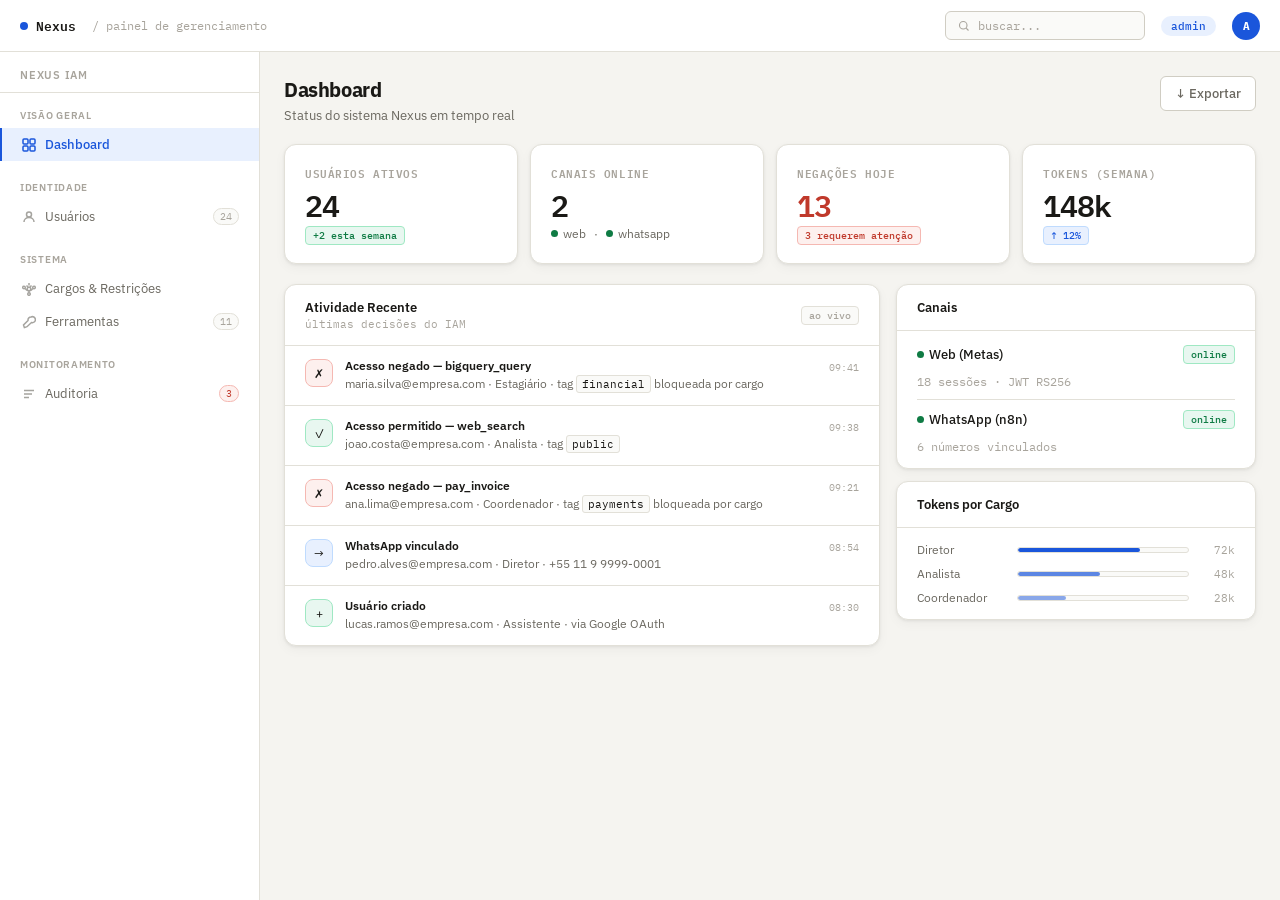
<file: nexus_painel_v2.html>
<!DOCTYPE html>
<html lang="pt-BR">
<head>
<meta charset="UTF-8">
<meta name="viewport" content="width=device-width, initial-scale=1.0">
<title>Nexus — Painel de Gerenciamento</title>
<link href="https://fonts.googleapis.com/css2?family=IBM+Plex+Mono:wght@300;400;500;600&family=IBM+Plex+Sans:wght@300;400;500;600;700&display=swap" rel="stylesheet">
<style>
:root {
  --bg: #f5f4f0;
  --panel: #ffffff;
  --panel2: #fafaf8;
  --border: #e2e0d8;
  --border2: #d0cdc3;
  --text: #1a1916;
  --muted: #6b6860;
  --dim: #a8a49c;
  --accent: #1a56db;
  --accent-s: #e8f0fe;
  --green: #0f7b44;
  --green-s: #e8f7f0;
  --green-b: #9fe8c3;
  --red: #c0392b;
  --red-s: #fdf0ee;
  --red-b: #f5b8b2;
  --yellow: #a05c00;
  --yellow-s: #fef8e7;
  --yellow-b: #fad97a;
  --mono: 'IBM Plex Mono', monospace;
  --sans: 'IBM Plex Sans', sans-serif;
  --radius: 8px;
  --shadow: 0 1px 3px rgba(0,0,0,.07), 0 4px 12px rgba(0,0,0,.04);
}

* { margin:0; padding:0; box-sizing:border-box; }
body { font-family:var(--sans); background:var(--bg); color:var(--text); min-height:100vh; font-size:14px; }

/* ── App shell ── */
.app { display:grid; grid-template-columns:260px 1fr; grid-template-rows:52px 1fr; min-height:100vh; }

/* ── Topbar ── */
.topbar {
  grid-column:1/-1;
  background:var(--panel); border-bottom:1px solid var(--border);
  display:flex; align-items:center; gap:16px; padding:0 20px;
}
.topbar-logo { font-family:var(--mono); font-size:13px; font-weight:600; color:var(--text); display:flex; align-items:center; gap:8px; }
.topbar-logo .logo-dot { width:8px; height:8px; border-radius:50%; background:var(--accent); }
.topbar-sub { font-size:12px; color:var(--dim); font-family:var(--mono); }
.topbar-sep { flex:1; }
.topbar-search {
  display:flex; align-items:center; gap:8px; background:var(--panel2);
  border:1px solid var(--border2); border-radius:6px; padding:6px 12px;
  font-size:12px; color:var(--dim); font-family:var(--mono); width:200px; cursor:text;
}
.topbar-badge {
  font-family:var(--mono); font-size:11px; padding:3px 10px;
  background:var(--accent-s); color:var(--accent); border-radius:20px; font-weight:500;
}
.topbar-avatar {
  width:28px; height:28px; border-radius:50%; background:var(--accent);
  display:flex; align-items:center; justify-content:center;
  font-size:11px; font-weight:700; color:#fff; font-family:var(--mono); flex-shrink:0;
}

/* ── Left sidebar ── */
.sidebar {
  background:var(--panel); border-right:1px solid var(--border);
  overflow-y:auto; display:flex; flex-direction:column;
}
.section-head {
  padding:16px 20px 10px; border-bottom:1px solid var(--border);
  font-size:11px; font-weight:600; color:var(--dim);
  text-transform:uppercase; letter-spacing:.07em;
  display:flex; align-items:center; justify-content:space-between;
}
.nav-group { padding:12px 0 4px; }
.nav-group-label {
  font-size:10px; font-weight:600; color:var(--dim); text-transform:uppercase;
  letter-spacing:.07em; padding:4px 20px 6px;
}
.nav-link {
  display:flex; align-items:center; gap:9px; padding:8px 20px;
  font-size:13px; color:var(--muted); cursor:pointer; transition:all .12s;
  border-left:2px solid transparent; user-select:none;
}
.nav-link:hover { background:var(--panel2); color:var(--text); }
.nav-link.active { background:var(--accent-s); color:var(--accent); border-left-color:var(--accent); font-weight:500; }
.nav-link svg { width:14px; height:14px; flex-shrink:0; opacity:.6; }
.nav-link.active svg { opacity:1; }
.nav-count {
  margin-left:auto; font-family:var(--mono); font-size:10px;
  padding:1px 6px; border-radius:10px;
  background:var(--panel2); border:1px solid var(--border); color:var(--dim);
}
.nav-link.active .nav-count { background:var(--accent); color:#fff; border-color:var(--accent); }
.nav-count.alert { background:var(--red-s); color:var(--red); border-color:var(--red-b); }

/* ── Main content ── */
.main { overflow-y:auto; display:flex; flex-direction:column; }

/* ── Screen system ── */
.screen { display:none; flex-direction:column; gap:20px; padding:24px; }
.screen.active { display:flex; }

/* ── Page header ── */
.page-header { display:flex; align-items:flex-start; justify-content:space-between; gap:16px; }
.page-title { font-size:20px; font-weight:700; color:var(--text); letter-spacing:-.02em; margin-bottom:4px; }
.page-desc { font-size:13px; color:var(--muted); }
.btn-row { display:flex; gap:8px; flex-shrink:0; }
.btn {
  display:inline-flex; align-items:center; gap:6px; padding:8px 14px;
  border-radius:6px; font-size:13px; font-weight:500; cursor:pointer; border:none;
  transition:background .15s; font-family:var(--sans); white-space:nowrap;
}
.btn-primary { background:var(--accent); color:#fff; }
.btn-primary:hover { background:#1547c0; }
.btn-ghost { background:var(--panel); border:1px solid var(--border2); color:var(--muted); }
.btn-ghost:hover { border-color:var(--border); color:var(--text); background:var(--panel2); }

/* ── Cards ── */
.card {
  background:var(--panel); border:1px solid var(--border);
  border-radius:12px; overflow:hidden; box-shadow:var(--shadow);
}
.card-head {
  padding:14px 20px; border-bottom:1px solid var(--border);
  display:flex; align-items:center; justify-content:space-between; gap:12px;
}
.card-title { font-size:13px; font-weight:600; color:var(--text); display:flex; align-items:center; gap:8px; }
.card-subtitle { font-size:11px; color:var(--dim); font-family:var(--mono); margin-top:1px; }

/* ── Stats ── */
.stats-row { display:grid; grid-template-columns:repeat(4,1fr); gap:12px; }
.stats-row-3 { display:grid; grid-template-columns:repeat(3,1fr); gap:12px; }
.stat-card {
  background:var(--panel); border:1px solid var(--border);
  border-radius:12px; padding:18px 20px; box-shadow:var(--shadow);
}
.stat-label { font-size:11px; font-weight:600; color:var(--dim); text-transform:uppercase; letter-spacing:.05em; margin-bottom:8px; font-family:var(--mono); }
.stat-num { font-size:30px; font-weight:600; font-family:var(--mono); color:var(--text); letter-spacing:-.03em; line-height:1; margin-bottom:6px; }
.stat-sub { font-size:12px; color:var(--muted); display:flex; align-items:center; gap:5px; }

/* ── Tags ── */
.tag {
  display:inline-flex; align-items:center; font-family:var(--mono);
  font-size:10px; font-weight:500; padding:2px 7px; border-radius:4px; white-space:nowrap;
}
.tag-green  { background:var(--green-s); color:var(--green); border:1px solid var(--green-b); }
.tag-red    { background:var(--red-s); color:var(--red); border:1px solid var(--red-b); }
.tag-yellow { background:var(--yellow-s); color:var(--yellow); border:1px solid var(--yellow-b); }
.tag-blue   { background:var(--accent-s); color:var(--accent); border:1px solid #bfdbfe; }
.tag-gray   { background:var(--panel2); color:var(--dim); border:1px solid var(--border); }

/* ── Table ── */
.table-wrap { overflow-x:auto; }
table { width:100%; border-collapse:collapse; }
thead { background:var(--panel2); }
th { padding:9px 16px; text-align:left; font-size:10px; font-weight:600; text-transform:uppercase; letter-spacing:.07em; color:var(--dim); border-bottom:1px solid var(--border); white-space:nowrap; font-family:var(--mono); }
td { padding:10px 16px; border-bottom:1px solid var(--border); font-size:13px; color:var(--muted); vertical-align:middle; }
tr:last-child td { border-bottom:none; }
tr:hover td { background:var(--panel2); }

/* Avatar */
.avatar {
  width:28px; height:28px; border-radius:50%; flex-shrink:0;
  display:flex; align-items:center; justify-content:center;
  font-size:11px; font-weight:700; color:#fff; font-family:var(--mono);
}

/* Status dot */
.status-dot { display:inline-flex; align-items:center; gap:5px; font-size:12px; }
.dot { width:7px; height:7px; border-radius:50%; flex-shrink:0; }
.dot-green { background:var(--green); }
.dot-red   { background:var(--red); }
.dot-yellow{ background:#d97706; }
.dot-gray  { background:var(--dim); }

/* Row btn */
.row-btn {
  font-family:var(--mono); font-size:11px; padding:3px 9px; border-radius:4px;
  border:1px solid var(--border); background:transparent; color:var(--muted);
  cursor:pointer; transition:all .12s;
}
.row-btn:hover { border-color:var(--border2); color:var(--text); background:var(--panel2); }

/* Mono text */
.mono { font-family:var(--mono); }

/* ── Activity feed ── */
.activity-item {
  display:flex; gap:12px; padding:12px 20px; align-items:flex-start;
  border-bottom:1px solid var(--border); animation:fadeSlide .25s ease both;
}
.activity-item:last-child { border-bottom:none; }
@keyframes fadeSlide { from{opacity:0;transform:translateY(-4px)} to{opacity:1;transform:none} }
.activity-icon {
  width:28px; height:28px; border-radius:8px; flex-shrink:0; margin-top:1px;
  display:flex; align-items:center; justify-content:center; font-size:12px;
}
.icon-deny  { background:var(--red-s);   border:1px solid var(--red-b); }
.icon-allow { background:var(--green-s); border:1px solid var(--green-b); }
.icon-info  { background:var(--accent-s);border:1px solid #bfdbfe; }
.icon-warn  { background:var(--yellow-s);border:1px solid var(--yellow-b); }
.activity-label { font-size:12px; font-weight:600; color:var(--text); margin-bottom:2px; }
.activity-desc  { font-size:12px; color:var(--muted); line-height:1.5; }
.activity-time  { font-family:var(--mono); font-size:10px; color:var(--dim); flex-shrink:0; padding-top:3px; margin-left:auto; }
code { font-family:var(--mono); font-size:11px; background:var(--panel2); border:1px solid var(--border); padding:1px 5px; border-radius:3px; color:var(--text); }

/* ── Deny toggle (reutilizado do simulator) ── */
.deny-row {
  display:flex; align-items:center; justify-content:space-between;
  padding:8px 11px; background:var(--panel2); border:1px solid var(--border);
  border-radius:6px; cursor:pointer; transition:all .15s; user-select:none; margin-bottom:4px;
}
.deny-row:hover { border-color:var(--border2); background:#f0ede6; }
.deny-row.active-deny { background:var(--red-s); border-color:var(--red-b); }
.deny-row.active-deny .deny-name { color:var(--red); }
.deny-name { font-family:var(--mono); font-size:12px; color:var(--muted); font-weight:500; }
.deny-toggle {
  width:32px; height:18px; border-radius:9px; background:var(--border2);
  position:relative; transition:background .2s; flex-shrink:0;
}
.deny-toggle::after {
  content:''; position:absolute; width:12px; height:12px; border-radius:50%;
  background:#fff; top:3px; left:3px; transition:transform .2s;
  box-shadow:0 1px 2px rgba(0,0,0,.2);
}
.deny-row.active-deny .deny-toggle { background:var(--red); }
.deny-row.active-deny .deny-toggle::after { transform:translateX(14px); }

/* ── Filter chips ── */
.filter-bar { display:flex; gap:6px; padding:12px 20px; border-bottom:1px solid var(--border); flex-wrap:wrap; align-items:center; }
.filter-chip {
  font-family:var(--mono); font-size:11px; padding:4px 10px; border-radius:4px;
  border:1px solid var(--border); background:var(--panel2); color:var(--muted);
  cursor:pointer; transition:all .12s;
}
.filter-chip:hover { border-color:var(--border2); color:var(--text); }
.filter-chip.active { background:var(--accent-s); border-color:var(--accent); color:var(--accent); }
.filter-sep { flex:1; }
.filter-input {
  font-family:var(--mono); font-size:11px; padding:5px 10px; border-radius:4px;
  border:1px solid var(--border); background:var(--panel2); color:var(--text);
  outline:none; width:180px; transition:border-color .15s;
}
.filter-input:focus { border-color:var(--accent); }

/* ── Role tree ── */
.role-tree { padding:16px 20px; display:flex; flex-direction:column; gap:5px; }
.role-row {
  display:flex; align-items:center; gap:10px; padding:9px 12px;
  border:1px solid var(--border); border-radius:6px; background:var(--panel2);
  transition:background .12s;
}
.role-row:hover { background:#f0ede6; }
.role-level {
  font-family:var(--mono); font-size:10px; font-weight:700;
  width:28px; height:28px; border-radius:6px; flex-shrink:0;
  display:flex; align-items:center; justify-content:center;
  background:var(--panel); border:1px solid var(--border); color:var(--muted);
}
.role-name { font-size:13px; font-weight:600; color:var(--text); min-width:110px; }
.role-denials { display:flex; gap:4px; flex-wrap:wrap; flex:1; }
.role-users { font-family:var(--mono); font-size:11px; color:var(--dim); margin-left:auto; white-space:nowrap; }

/* ── Tools grid ── */
.tools-grid { display:grid; grid-template-columns:repeat(auto-fill,minmax(180px,1fr)); gap:0; }
.tool-card {
  padding:12px 16px; border-right:1px solid var(--border); border-bottom:1px solid var(--border);
  transition:background .15s; cursor:pointer;
}
.tool-card:hover { background:var(--panel2); }
.tool-name { font-family:var(--mono); font-size:12px; font-weight:500; margin-bottom:4px; color:var(--text); }
.tool-tag-badge { font-family:var(--mono); font-size:10px; padding:1px 6px; border-radius:3px; display:inline-block; margin-bottom:6px; }
.tool-meta { font-size:11px; color:var(--dim); display:flex; align-items:center; gap:4px; }

/* ── User edit panel (slide-in sim) ── */
.edit-overlay {
  position:fixed; inset:0; background:rgba(26,25,22,.35); z-index:100;
  display:none; align-items:flex-start; justify-content:flex-end;
}
.edit-overlay.open { display:flex; }
.edit-panel {
  background:var(--panel); height:100vh; width:420px; box-shadow:-4px 0 24px rgba(0,0,0,.12);
  display:flex; flex-direction:column; overflow:hidden; margin-top:52px;
}
.edit-head {
  padding:16px 20px; border-bottom:1px solid var(--border);
  display:flex; align-items:center; justify-content:space-between;
}
.edit-title { font-size:14px; font-weight:600; color:var(--text); }
.edit-close {
  width:28px; height:28px; border-radius:6px; border:1px solid var(--border);
  background:var(--panel2); display:flex; align-items:center; justify-content:center;
  font-size:16px; cursor:pointer; color:var(--muted); transition:all .12s; line-height:1;
}
.edit-close:hover { background:var(--red-s); color:var(--red); border-color:var(--red-b); }
.edit-body { flex:1; overflow-y:auto; padding:20px; display:flex; flex-direction:column; gap:16px; }
.edit-footer { padding:16px 20px; border-top:1px solid var(--border); display:flex; gap:8px; }
.field { margin-bottom:0; }
.field label { display:block; font-size:11px; font-weight:600; color:var(--muted); margin-bottom:5px; text-transform:uppercase; letter-spacing:.05em; }
.field input, .field select {
  width:100%; padding:8px 11px; border:1px solid var(--border2); border-radius:6px;
  font-family:var(--sans); font-size:13px; color:var(--text); background:var(--panel2);
  outline:none; transition:border-color .15s, box-shadow .15s;
}
.field input:focus, .field select:focus {
  border-color:var(--accent); box-shadow:0 0 0 3px rgba(26,86,219,.08);
}
.field-row { display:grid; grid-template-columns:1fr 1fr; gap:10px; }
.edit-section-label {
  font-size:10px; font-weight:600; color:var(--dim); text-transform:uppercase; letter-spacing:.07em;
  padding-bottom:8px; border-bottom:1px solid var(--border);
}

/* ── Audit trace items ── */
.audit-row {
  display:flex; gap:12px; padding:10px 20px; align-items:center;
  border-bottom:1px solid var(--border); animation:fadeSlide .2s ease both;
}
.audit-row:last-child { border-bottom:none; }
.audit-row:hover { background:var(--panel2); }
.audit-decision {
  font-family:var(--mono); font-size:10px; font-weight:700;
  padding:2px 8px; border-radius:3px; flex-shrink:0; min-width:68px; text-align:center;
}
.audit-user   { min-width:150px; }
.audit-tool   { font-family:var(--mono); font-size:11px; color:var(--muted); min-width:170px; }
.audit-reason { font-size:11px; color:var(--dim); flex:1; }
.audit-time   { font-family:var(--mono); font-size:10px; color:var(--dim); flex-shrink:0; }

/* ── Summary bar ── */
.summary-bar {
  display:flex; gap:0; border-bottom:1px solid var(--border);
}
.summary-item {
  display:flex; align-items:center; gap:10px; padding:14px 20px;
  border-right:1px solid var(--border);
}
.summary-item:last-child { border-right:none; }
.summary-num { font-family:var(--mono); font-size:22px; font-weight:600; }
.summary-label { font-size:12px; color:var(--dim); line-height:1.3; }

/* ── Progress bars ── */
.progress-bar { height:6px; background:var(--panel2); border-radius:3px; border:1px solid var(--border); overflow:hidden; flex:1; }
.progress-fill { height:100%; background:var(--accent); border-radius:3px; }

/* ── Scrollbar ── */
::-webkit-scrollbar { width:5px; height:5px; }
::-webkit-scrollbar-track { background:transparent; }
::-webkit-scrollbar-thumb { background:var(--border2); border-radius:3px; }

/* ── Tabs ── */
.tabs { display:flex; gap:0; }
.tab {
  padding:9px 16px; font-size:13px; color:var(--muted); cursor:pointer;
  border-bottom:2px solid transparent; transition:all .12s; margin-bottom:-1px;
}
.tab:hover { color:var(--text); }
.tab.active { color:var(--accent); border-bottom-color:var(--accent); font-weight:500; }

/* ── Channel matrix ── */
.matrix-table td, .matrix-table th { text-align:center; padding:8px 10px; }
.matrix-table td:first-child, .matrix-table th:first-child { text-align:left; padding-left:16px; }
</style>
</head>
<body>
<div class="app">

  <!-- ── Topbar ── -->
  <header class="topbar">
    <div class="topbar-logo">
      <div class="logo-dot"></div>
      Nexus
    </div>
    <span class="topbar-sub">/ painel de gerenciamento</span>
    <div class="topbar-sep"></div>
    <div class="topbar-search">
      <svg width="12" height="12" viewBox="0 0 16 16" fill="none" stroke="currentColor" stroke-width="1.5"><circle cx="7" cy="7" r="5"/><path d="M11 11l3 3"/></svg>
      buscar...
    </div>
    <span class="topbar-badge">admin</span>
    <div class="topbar-avatar">A</div>
  </header>

  <!-- ── Sidebar ── -->
  <aside class="sidebar">
    <div class="section-head">Nexus IAM</div>

    <div class="nav-group">
      <div class="nav-group-label">Visão Geral</div>
      <div class="nav-link active" onclick="nav('dashboard')">
        <svg viewBox="0 0 14 14" fill="none" stroke="currentColor" stroke-width="1.5"><rect x="1" y="1" width="5" height="5" rx="1"/><rect x="8" y="1" width="5" height="5" rx="1"/><rect x="1" y="8" width="5" height="5" rx="1"/><rect x="8" y="8" width="5" height="5" rx="1"/></svg>
        Dashboard
      </div>
    </div>

    <div class="nav-group">
      <div class="nav-group-label">Identidade</div>
      <div class="nav-link" onclick="nav('usuarios')">
        <svg viewBox="0 0 14 14" fill="none" stroke="currentColor" stroke-width="1.5"><circle cx="7" cy="4.5" r="2.5"/><path d="M2 12c0-2.76 2.24-4.5 5-4.5s5 1.74 5 4.5"/></svg>
        Usuários
        <span class="nav-count">24</span>
      </div>
    </div>

    <div class="nav-group">
      <div class="nav-group-label">Sistema</div>
      <div class="nav-link" onclick="nav('cargos')">
        <svg viewBox="0 0 14 14" fill="none" stroke="currentColor" stroke-width="1.5"><path d="M7 1v2.5M4.5 3.5L6.2 5.2M9.5 3.5L7.8 5.2"/><circle cx="7" cy="7" r="1.8"/><circle cx="2" cy="5.5" r="1.3"/><circle cx="12" cy="5.5" r="1.3"/><circle cx="7" cy="12" r="1.3"/><path d="M3.2 6.6L5 8.5M10.8 6.6L9 8.5M7 8.8v1.9"/></svg>
        Cargos & Restrições
      </div>
      <div class="nav-link" onclick="nav('ferramentas')">
        <svg viewBox="0 0 14 14" fill="none" stroke="currentColor" stroke-width="1.5"><path d="M9 2a3 3 0 0 0-2.96 3.5L1.5 10l.9 2.6 2.6-.9L9.46 7.5A3 3 0 1 0 9 2z"/></svg>
        Ferramentas
        <span class="nav-count">11</span>
      </div>
    </div>

    <div class="nav-group">
      <div class="nav-group-label">Monitoramento</div>
      <div class="nav-link" onclick="nav('auditoria')">
        <svg viewBox="0 0 14 14" fill="none" stroke="currentColor" stroke-width="1.5"><path d="M2 3.5h10M2 7h8M2 10.5h5"/></svg>
        Auditoria
        <span class="nav-count alert">3</span>
      </div>
    </div>
  </aside>

  <!-- ══════════════════════════════════════════
       SCREENS
  ══════════════════════════════════════════ -->
  <main class="main">

    <!-- ──────────── DASHBOARD ──────────── -->
    <div class="screen active" id="s-dashboard">
      <div class="page-header">
        <div>
          <div class="page-title">Dashboard</div>
          <div class="page-desc">Status do sistema Nexus em tempo real</div>
        </div>
        <div class="btn-row">
          <button class="btn btn-ghost">↓ Exportar</button>
        </div>
      </div>

      <!-- Stats -->
      <div class="stats-row">
        <div class="stat-card">
          <div class="stat-label">Usuários Ativos</div>
          <div class="stat-num">24</div>
          <div class="stat-sub"><span class="tag tag-green">+2 esta semana</span></div>
        </div>
        <div class="stat-card">
          <div class="stat-label">Canais Online</div>
          <div class="stat-num">2</div>
          <div class="stat-sub">
            <span class="status-dot"><span class="dot dot-green"></span>web</span>
            &nbsp;·&nbsp;
            <span class="status-dot"><span class="dot dot-green"></span>whatsapp</span>
          </div>
        </div>
        <div class="stat-card">
          <div class="stat-label">Negações Hoje</div>
          <div class="stat-num" style="color:var(--red)">13</div>
          <div class="stat-sub"><span class="tag tag-red">3 requerem atenção</span></div>
        </div>
        <div class="stat-card">
          <div class="stat-label">Tokens (semana)</div>
          <div class="stat-num">148k</div>
          <div class="stat-sub"><span class="tag tag-blue">↑ 12%</span></div>
        </div>
      </div>

      <div style="display:grid;grid-template-columns:1fr 360px;gap:16px;">

        <!-- Activity -->
        <div class="card">
          <div class="card-head">
            <div>
              <div class="card-title">Atividade Recente</div>
              <div class="card-subtitle">últimas decisões do IAM</div>
            </div>
            <span class="tag tag-gray">ao vivo</span>
          </div>
          <div>
            <div class="activity-item">
              <div class="activity-icon icon-deny">✗</div>
              <div style="flex:1">
                <div class="activity-label">Acesso negado — bigquery_query</div>
                <div class="activity-desc">maria.silva@empresa.com · Estagiário · tag <code>financial</code> bloqueada por cargo</div>
              </div>
              <div class="activity-time">09:41</div>
            </div>
            <div class="activity-item">
              <div class="activity-icon icon-allow">✓</div>
              <div style="flex:1">
                <div class="activity-label">Acesso permitido — web_search</div>
                <div class="activity-desc">joao.costa@empresa.com · Analista · tag <code>public</code></div>
              </div>
              <div class="activity-time">09:38</div>
            </div>
            <div class="activity-item">
              <div class="activity-icon icon-deny">✗</div>
              <div style="flex:1">
                <div class="activity-label">Acesso negado — pay_invoice</div>
                <div class="activity-desc">ana.lima@empresa.com · Coordenador · tag <code>payments</code> bloqueada por cargo</div>
              </div>
              <div class="activity-time">09:21</div>
            </div>
            <div class="activity-item">
              <div class="activity-icon icon-info">→</div>
              <div style="flex:1">
                <div class="activity-label">WhatsApp vinculado</div>
                <div class="activity-desc">pedro.alves@empresa.com · Diretor · +55 11 9 9999-0001</div>
              </div>
              <div class="activity-time">08:54</div>
            </div>
            <div class="activity-item">
              <div class="activity-icon icon-allow">+</div>
              <div style="flex:1">
                <div class="activity-label">Usuário criado</div>
                <div class="activity-desc">lucas.ramos@empresa.com · Assistente · via Google OAuth</div>
              </div>
              <div class="activity-time">08:30</div>
            </div>
          </div>
        </div>

        <!-- Right col -->
        <div style="display:flex;flex-direction:column;gap:12px;">

          <!-- Channels -->
          <div class="card">
            <div class="card-head"><div class="card-title">Canais</div></div>
            <div style="padding:14px 20px;display:flex;flex-direction:column;gap:10px;">
              <div style="display:flex;align-items:center;justify-content:space-between;">
                <span class="status-dot" style="font-size:13px;font-weight:500;color:var(--text)"><span class="dot dot-green"></span>Web (Metas)</span>
                <span class="tag tag-green">online</span>
              </div>
              <div style="font-size:12px;color:var(--dim);font-family:var(--mono)">18 sessões · JWT RS256</div>
              <div style="height:1px;background:var(--border)"></div>
              <div style="display:flex;align-items:center;justify-content:space-between;">
                <span class="status-dot" style="font-size:13px;font-weight:500;color:var(--text)"><span class="dot dot-green"></span>WhatsApp (n8n)</span>
                <span class="tag tag-green">online</span>
              </div>
              <div style="font-size:12px;color:var(--dim);font-family:var(--mono)">6 números vinculados</div>
            </div>
          </div>

          <!-- Tokens por cargo -->
          <div class="card">
            <div class="card-head"><div class="card-title">Tokens por Cargo</div></div>
            <div style="padding:14px 20px;display:flex;flex-direction:column;gap:9px;">
              <div style="display:flex;align-items:center;gap:10px;">
                <span style="font-size:12px;color:var(--muted);min-width:90px">Diretor</span>
                <div class="progress-bar"><div class="progress-fill" style="width:72%"></div></div>
                <span style="font-family:var(--mono);font-size:11px;color:var(--dim);min-width:36px;text-align:right">72k</span>
              </div>
              <div style="display:flex;align-items:center;gap:10px;">
                <span style="font-size:12px;color:var(--muted);min-width:90px">Analista</span>
                <div class="progress-bar"><div class="progress-fill" style="width:48%;opacity:.7"></div></div>
                <span style="font-family:var(--mono);font-size:11px;color:var(--dim);min-width:36px;text-align:right">48k</span>
              </div>
              <div style="display:flex;align-items:center;gap:10px;">
                <span style="font-size:12px;color:var(--muted);min-width:90px">Coordenador</span>
                <div class="progress-bar"><div class="progress-fill" style="width:28%;opacity:.5"></div></div>
                <span style="font-family:var(--mono);font-size:11px;color:var(--dim);min-width:36px;text-align:right">28k</span>
              </div>
            </div>
          </div>

        </div>
      </div>
    </div>

    <!-- ──────────── USUÁRIOS ──────────── -->
    <div class="screen" id="s-usuarios">
      <div class="page-header">
        <div>
          <div class="page-title">Usuários</div>
          <div class="page-desc">Gerenciamento de contas, cargos e vínculos de canal</div>
        </div>
        <div class="btn-row">
          <button class="btn btn-ghost">↓ Exportar</button>
          <button class="btn btn-primary">+ Convidar</button>
        </div>
      </div>

      <div class="card">
        <!-- Tabs + Filter bar -->
        <div class="card-head" style="flex-direction:column;align-items:stretch;gap:0;padding:0;">
          <div style="display:flex;align-items:center;justify-content:space-between;padding:12px 20px 0;border-bottom:1px solid var(--border);">
            <div class="tabs">
              <div class="tab active">Todos <span style="opacity:.5;margin-left:4px">24</span></div>
              <div class="tab">Ativos <span style="opacity:.5;margin-left:4px">21</span></div>
              <div class="tab">WA Vinculado <span style="opacity:.5;margin-left:4px">6</span></div>
            </div>
            <select style="font-family:var(--mono);font-size:11px;padding:5px 9px;border-radius:4px;border:1px solid var(--border);background:var(--panel2);color:var(--muted);margin-bottom:4px;">
              <option>Todos os cargos</option>
              <option>CEO</option><option>Diretor</option><option>Coordenador</option>
              <option>Analista</option><option>Assistente</option><option>Estagiário</option>
            </select>
          </div>
        </div>

        <div class="table-wrap">
          <table>
            <thead>
              <tr>
                <th>Usuário</th>
                <th>Cargo</th>
                <th>Canal</th>
                <th>Restrições</th>
                <th>Status</th>
                <th>Último acesso</th>
                <th></th>
              </tr>
            </thead>
            <tbody>
              <tr>
                <td><div style="display:flex;align-items:center;gap:9px"><div class="avatar" style="background:#1a56db">P</div><div><div style="font-size:13px;font-weight:500;color:var(--text)">Pedro Alves</div><div style="font-size:11px;font-family:var(--mono);color:var(--dim)">pedro.alves@empresa.com</div></div></div></td>
                <td><span class="tag tag-yellow">Diretor</span></td>
                <td><div style="display:flex;gap:4px"><span class="tag tag-blue">web</span><span class="tag tag-green">wa</span></div></td>
                <td><span class="tag tag-gray">1 exceção</span></td>
                <td><div class="status-dot"><span class="dot dot-green"></span>ativo</div></td>
                <td style="font-family:var(--mono);font-size:11px;color:var(--dim)">há 4min</td>
                <td><button class="row-btn" onclick="openEdit('Pedro Alves','pedro.alves@empresa.com','Diretor')">editar</button></td>
              </tr>
              <tr>
                <td><div style="display:flex;align-items:center;gap:9px"><div class="avatar" style="background:#0f7b44">A</div><div><div style="font-size:13px;font-weight:500;color:var(--text)">Ana Lima</div><div style="font-size:11px;font-family:var(--mono);color:var(--dim)">ana.lima@empresa.com</div></div></div></td>
                <td><span class="tag tag-yellow">Coordenador</span></td>
                <td><span class="tag tag-blue">web</span></td>
                <td><span class="tag tag-gray">padrão</span></td>
                <td><div class="status-dot"><span class="dot dot-green"></span>ativo</div></td>
                <td style="font-family:var(--mono);font-size:11px;color:var(--dim)">há 18min</td>
                <td><button class="row-btn" onclick="openEdit('Ana Lima','ana.lima@empresa.com','Coordenador')">editar</button></td>
              </tr>
              <tr>
                <td><div style="display:flex;align-items:center;gap:9px"><div class="avatar" style="background:#7c3aed">J</div><div><div style="font-size:13px;font-weight:500;color:var(--text)">João Costa</div><div style="font-size:11px;font-family:var(--mono);color:var(--dim)">joao.costa@empresa.com</div></div></div></td>
                <td><span class="tag tag-blue">Analista</span></td>
                <td><div style="display:flex;gap:4px"><span class="tag tag-blue">web</span><span class="tag tag-green">wa</span></div></td>
                <td><span class="tag tag-gray">padrão</span></td>
                <td><div class="status-dot"><span class="dot dot-green"></span>ativo</div></td>
                <td style="font-family:var(--mono);font-size:11px;color:var(--dim)">há 22min</td>
                <td><button class="row-btn" onclick="openEdit('João Costa','joao.costa@empresa.com','Analista')">editar</button></td>
              </tr>
              <tr>
                <td><div style="display:flex;align-items:center;gap:9px"><div class="avatar" style="background:#a05c00">M</div><div><div style="font-size:13px;font-weight:500;color:var(--text)">Maria Silva</div><div style="font-size:11px;font-family:var(--mono);color:var(--dim)">maria.silva@empresa.com</div></div></div></td>
                <td><span class="tag tag-gray">Estagiário</span></td>
                <td><span class="tag tag-blue">web</span></td>
                <td><span class="tag tag-gray">padrão</span></td>
                <td><div class="status-dot"><span class="dot dot-green"></span>ativo</div></td>
                <td style="font-family:var(--mono);font-size:11px;color:var(--dim)">há 41min</td>
                <td><button class="row-btn" onclick="openEdit('Maria Silva','maria.silva@empresa.com','Estagiário')">editar</button></td>
              </tr>
              <tr>
                <td><div style="display:flex;align-items:center;gap:9px"><div class="avatar" style="background:#c0392b">L</div><div><div style="font-size:13px;font-weight:500;color:var(--text)">Lucas Ramos</div><div style="font-size:11px;font-family:var(--mono);color:var(--dim)">lucas.ramos@empresa.com</div></div></div></td>
                <td><span class="tag tag-gray">Assistente</span></td>
                <td><span class="tag tag-blue">web</span></td>
                <td><span class="tag tag-red">2 exceções</span></td>
                <td><div class="status-dot"><span class="dot dot-yellow"></span>inativo</div></td>
                <td style="font-family:var(--mono);font-size:11px;color:var(--dim)">há 3 dias</td>
                <td><button class="row-btn" onclick="openEdit('Lucas Ramos','lucas.ramos@empresa.com','Assistente')">editar</button></td>
              </tr>
            </tbody>
          </table>
        </div>
      </div>
    </div>

    <!-- ──────────── CARGOS ──────────── -->
    <div class="screen" id="s-cargos">
      <div class="page-header">
        <div>
          <div class="page-title">Cargos & Restrições</div>
          <div class="page-desc">Hierarquia de cargos e deny list acumulada — restrições são herdadas pelos níveis abaixo</div>
        </div>
        <button class="btn btn-ghost">+ Adicionar restrição</button>
      </div>

      <div style="display:grid;grid-template-columns:1fr 300px;gap:16px;">

        <!-- Tree -->
        <div class="card">
          <div class="card-head">
            <div>
              <div class="card-title">Árvore de Cargos</div>
              <div class="card-subtitle">deny_tags acumuladas por nível</div>
            </div>
          </div>
          <div class="role-tree">
            <div class="role-row">
              <div class="role-level" style="background:var(--accent);color:#fff;border-color:var(--accent)">100</div>
              <div class="role-name">CEO</div>
              <div class="role-denials"><span class="tag tag-green">acesso total</span></div>
              <span class="role-users">1 usuário</span>
            </div>
            <div style="padding-left:22px;display:flex;flex-direction:column;gap:5px;">
              <div class="role-row">
                <div class="role-level" style="background:var(--yellow-s);border-color:var(--yellow-b);color:var(--yellow)">80</div>
                <div class="role-name">Diretor</div>
                <div class="role-denials"><span class="tag tag-red">admin</span></div>
                <span class="role-users">3 usuários</span>
              </div>
              <div style="padding-left:22px;display:flex;flex-direction:column;gap:5px;">
                <div class="role-row">
                  <div class="role-level" style="background:var(--yellow-s);border-color:var(--yellow-b);color:var(--yellow)">60</div>
                  <div class="role-name">Coordenador</div>
                  <div class="role-denials"><span class="tag tag-red">admin</span><span class="tag tag-red">payments</span></div>
                  <span class="role-users">5 usuários</span>
                </div>
                <div style="padding-left:22px;display:flex;flex-direction:column;gap:5px;">
                  <div class="role-row">
                    <div class="role-level" style="background:var(--accent-s);border-color:#bfdbfe;color:var(--accent)">40</div>
                    <div class="role-name">Analista</div>
                    <div class="role-denials"><span class="tag tag-red">admin</span><span class="tag tag-red">payments</span><span class="tag tag-red">financial</span></div>
                    <span class="role-users">8 usuários</span>
                  </div>
                  <div style="padding-left:22px;display:flex;flex-direction:column;gap:5px;">
                    <div class="role-row">
                      <div class="role-level">20</div>
                      <div class="role-name">Assistente</div>
                      <div class="role-denials"><span class="tag tag-red">admin</span><span class="tag tag-red">payments</span><span class="tag tag-red">financial</span><span class="tag tag-red">internal</span></div>
                      <span class="role-users">4 usuários</span>
                    </div>
                    <div style="padding-left:22px;">
                      <div class="role-row">
                        <div class="role-level">10</div>
                        <div class="role-name">Estagiário</div>
                        <div class="role-denials"><span class="tag tag-red">admin</span><span class="tag tag-red">payments</span><span class="tag tag-red">financial</span><span class="tag tag-red">internal</span></div>
                        <span class="role-users">3 usuários</span>
                      </div>
                    </div>
                  </div>
                </div>
              </div>
            </div>
          </div>
        </div>

        <!-- Matriz -->
        <div class="card">
          <div class="card-head"><div class="card-title">Matriz de Acesso</div></div>
          <div class="table-wrap">
            <table class="matrix-table">
              <thead>
                <tr>
                  <th>Cargo</th>
                  <th><span class="tag tag-green" style="font-size:9px">pub</span></th>
                  <th><span class="tag tag-blue" style="font-size:9px">int</span></th>
                  <th><span class="tag tag-yellow" style="font-size:9px">fin</span></th>
                  <th><span class="tag tag-yellow" style="font-size:9px">pay</span></th>
                  <th><span class="tag tag-red" style="font-size:9px">adm</span></th>
                </tr>
              </thead>
              <tbody>
                <tr><td style="font-size:12px;font-weight:600;color:var(--text)">CEO</td><td style="color:var(--green)">✓</td><td style="color:var(--green)">✓</td><td style="color:var(--green)">✓</td><td style="color:var(--green)">✓</td><td style="color:var(--green)">✓</td></tr>
                <tr><td style="font-size:12px;font-weight:600;color:var(--text)">Diretor</td><td style="color:var(--green)">✓</td><td style="color:var(--green)">✓</td><td style="color:var(--green)">✓</td><td style="color:var(--green)">✓</td><td style="color:var(--red)">✗</td></tr>
                <tr><td style="font-size:12px;font-weight:600;color:var(--text)">Coord.</td><td style="color:var(--green)">✓</td><td style="color:var(--green)">✓</td><td style="color:var(--green)">✓</td><td style="color:var(--red)">✗</td><td style="color:var(--red)">✗</td></tr>
                <tr><td style="font-size:12px;font-weight:600;color:var(--text)">Analista</td><td style="color:var(--green)">✓</td><td style="color:var(--green)">✓</td><td style="color:var(--red)">✗</td><td style="color:var(--red)">✗</td><td style="color:var(--red)">✗</td></tr>
                <tr><td style="font-size:12px;font-weight:600;color:var(--text)">Assist.</td><td style="color:var(--green)">✓</td><td style="color:var(--red)">✗</td><td style="color:var(--red)">✗</td><td style="color:var(--red)">✗</td><td style="color:var(--red)">✗</td></tr>
                <tr><td style="font-size:12px;font-weight:600;color:var(--text)">Estag.</td><td style="color:var(--green)">✓</td><td style="color:var(--red)">✗</td><td style="color:var(--red)">✗</td><td style="color:var(--red)">✗</td><td style="color:var(--red)">✗</td></tr>
              </tbody>
            </table>
          </div>
        </div>

      </div>
    </div>

    <!-- ──────────── FERRAMENTAS ──────────── -->
    <div class="screen" id="s-ferramentas">
      <div class="page-header">
        <div>
          <div class="page-title">Ferramentas</div>
          <div class="page-desc">Tool Registry — instâncias únicas injetadas via bind_tools()</div>
        </div>
        <button class="btn btn-primary">+ Nova ferramenta</button>
      </div>

      <div class="card">
        <div class="card-head">
          <div>
            <div class="card-title">Pool Global</div>
            <div class="card-subtitle">11 ferramentas registradas</div>
          </div>
          <div style="display:flex;gap:6px;">
            <span class="filter-chip active" onclick="filterTools(this,'all')">todas</span>
            <span class="filter-chip" onclick="filterTools(this,'public')">public</span>
            <span class="filter-chip" onclick="filterTools(this,'internal')">internal</span>
            <span class="filter-chip" onclick="filterTools(this,'financial')">financial</span>
            <span class="filter-chip" onclick="filterTools(this,'admin')">admin</span>
          </div>
        </div>

        <div class="summary-bar">
          <div class="summary-item">
            <div class="summary-num" style="color:var(--green)">3</div>
            <div class="summary-label">public<br><span style="font-size:10px;font-family:var(--mono)">public</span></div>
          </div>
          <div class="summary-item">
            <div class="summary-num" style="color:var(--accent)">3</div>
            <div class="summary-label">internal<br><span style="font-size:10px;font-family:var(--mono)">public</span></div>
          </div>
          <div class="summary-item">
            <div class="summary-num" style="color:var(--yellow)">3</div>
            <div class="summary-label">financial/payments<br><span style="font-size:10px;font-family:var(--mono)">restricted</span></div>
          </div>
          <div class="summary-item">
            <div class="summary-num" style="color:var(--red)">2</div>
            <div class="summary-label">admin<br><span style="font-size:10px;font-family:var(--mono)">restricted</span></div>
          </div>
        </div>

        <div class="tools-grid" id="tools-grid">
          <!-- rendered by JS -->
        </div>
      </div>
    </div>

    <!-- ──────────── AUDITORIA ──────────── -->
    <div class="screen" id="s-auditoria">
      <div class="page-header">
        <div>
          <div class="page-title">Auditoria</div>
          <div class="page-desc">Log de decisões do IAM com rastreabilidade por trace_id</div>
        </div>
        <button class="btn btn-ghost">↓ Exportar CSV</button>
      </div>

      <div class="stats-row-3">
        <div class="stat-card">
          <div class="stat-label">Decisões hoje</div>
          <div class="stat-num">147</div>
          <div class="stat-sub"><span class="tag tag-green">134 permitidas</span></div>
        </div>
        <div class="stat-card">
          <div class="stat-label">Bloqueadas hoje</div>
          <div class="stat-num" style="color:var(--red)">13</div>
          <div class="stat-sub"><span class="tag tag-red">3 requerem atenção</span></div>
        </div>
        <div class="stat-card">
          <div class="stat-label">Usuários únicos</div>
          <div class="stat-num">9</div>
          <div class="stat-sub"><span class="tag tag-blue">2 canais</span></div>
        </div>
      </div>

      <div class="card">
        <div class="filter-bar">
          <span class="filter-chip active" onclick="chipToggle(this)">todos</span>
          <span class="filter-chip" onclick="chipToggle(this)">denied</span>
          <span class="filter-chip" onclick="chipToggle(this)">allowed</span>
          <span class="filter-chip" onclick="chipToggle(this)">exceção individual</span>
          <div class="filter-sep"></div>
          <input class="filter-input" placeholder="buscar usuário ou tool…">
        </div>

        <div>
          <div class="audit-row">
            <span class="audit-decision" style="background:var(--red-s);color:var(--red);border:1px solid var(--red-b)">NEGADO</span>
            <div class="audit-user"><div style="display:flex;align-items:center;gap:7px"><div class="avatar" style="background:#a05c00;width:22px;height:22px;font-size:9px">M</div><div><div style="font-size:12px;font-weight:500;color:var(--text)">Maria Silva</div><div style="font-size:10px;font-family:var(--mono);color:var(--dim)">Estagiário</div></div></div></div>
            <div class="audit-tool">bigquery_query</div>
            <div class="audit-reason">role_denial · tag <code>financial</code> bloqueada para Estagiário</div>
            <div class="audit-time">09:41:03</div>
          </div>
          <div class="audit-row">
            <span class="audit-decision" style="background:var(--green-s);color:var(--green);border:1px solid var(--green-b)">PERMITIDO</span>
            <div class="audit-user"><div style="display:flex;align-items:center;gap:7px"><div class="avatar" style="background:#7c3aed;width:22px;height:22px;font-size:9px">J</div><div><div style="font-size:12px;font-weight:500;color:var(--text)">João Costa</div><div style="font-size:10px;font-family:var(--mono);color:var(--dim)">Analista</div></div></div></div>
            <div class="audit-tool">web_search</div>
            <div class="audit-reason">padrão · tag <code>public</code> · sem restrições</div>
            <div class="audit-time">09:38:51</div>
          </div>
          <div class="audit-row">
            <span class="audit-decision" style="background:var(--red-s);color:var(--red);border:1px solid var(--red-b)">NEGADO</span>
            <div class="audit-user"><div style="display:flex;align-items:center;gap:7px"><div class="avatar" style="background:#0f7b44;width:22px;height:22px;font-size:9px">A</div><div><div style="font-size:12px;font-weight:500;color:var(--text)">Ana Lima</div><div style="font-size:10px;font-family:var(--mono);color:var(--dim)">Coordenador</div></div></div></div>
            <div class="audit-tool">pay_invoice</div>
            <div class="audit-reason">role_denial · tag <code>payments</code> bloqueada para Coordenador</div>
            <div class="audit-time">09:21:17</div>
          </div>
          <div class="audit-row">
            <span class="audit-decision" style="background:var(--green-s);color:var(--green);border:1px solid var(--green-b)">PERMITIDO</span>
            <div class="audit-user"><div style="display:flex;align-items:center;gap:7px"><div class="avatar" style="background:#1a56db;width:22px;height:22px;font-size:9px">P</div><div><div style="font-size:12px;font-weight:500;color:var(--text)">Pedro Alves</div><div style="font-size:10px;font-family:var(--mono);color:var(--dim)">Diretor</div></div></div></div>
            <div class="audit-tool">bigquery_query</div>
            <div class="audit-reason">padrão · tag <code>financial</code> · Diretor (lvl 80) atende mínimo</div>
            <div class="audit-time">09:18:44</div>
          </div>
          <div class="audit-row">
            <span class="audit-decision" style="background:var(--red-s);color:var(--red);border:1px solid var(--red-b)">NEGADO</span>
            <div class="audit-user"><div style="display:flex;align-items:center;gap:7px"><div class="avatar" style="background:#c0392b;width:22px;height:22px;font-size:9px">L</div><div><div style="font-size:12px;font-weight:500;color:var(--text)">Lucas Ramos</div><div style="font-size:10px;font-family:var(--mono);color:var(--dim)">Assistente</div></div></div></div>
            <div class="audit-tool">store_user_fact</div>
            <div class="audit-reason">user_denial · exceção individual cadastrada pelo admin</div>
            <div class="audit-time">08:55:02</div>
          </div>
        </div>
      </div>
    </div>

  </main>
</div>

<!-- ──────────── EDIT PANEL (slide-in) ──────────── -->
<div class="edit-overlay" id="edit-overlay" onclick="closeEdit(event)">
  <div class="edit-panel" onclick="event.stopPropagation()">
    <div class="edit-head">
      <div>
        <div class="edit-title" id="edit-title">Editar Usuário</div>
        <div style="font-size:11px;color:var(--dim);font-family:var(--mono);margin-top:2px" id="edit-sub"></div>
      </div>
      <div class="edit-close" onclick="closeEdit()">×</div>
    </div>
    <div class="edit-body">

      <div class="edit-section-label">Dados</div>
      <div class="field-row">
        <div class="field">
          <label>Nome</label>
          <input id="ep-name" type="text">
        </div>
        <div class="field">
          <label>Cargo</label>
          <select id="ep-role">
            <option>CEO</option><option>Diretor</option><option>Coordenador</option>
            <option>Analista</option><option>Assistente</option><option>Estagiário</option>
          </select>
        </div>
      </div>
      <div class="field">
        <label>E-mail</label>
        <input id="ep-email" type="email">
      </div>
      <div class="field">
        <label>WhatsApp vinculado</label>
        <input id="ep-wa" type="text" placeholder="Nenhum número vinculado">
      </div>

      <div class="edit-section-label" style="margin-top:4px">Exceções Individuais <span style="font-weight:400;color:var(--dim);font-family:var(--mono);font-size:10px;margin-left:6px">user_denials</span></div>

      <div id="ep-deny-grid"></div>

      <div class="edit-section-label">Status</div>
      <div style="display:flex;gap:8px;">
        <button class="btn btn-ghost" style="flex:1;justify-content:center;">Desativar conta</button>
        <button class="btn btn-ghost" style="flex:1;justify-content:center;color:var(--red);border-color:var(--red-b)">Desvincular WA</button>
      </div>

    </div>
    <div class="edit-footer">
      <button class="btn btn-ghost" style="flex:1;justify-content:center;" onclick="closeEdit()">Cancelar</button>
      <button class="btn btn-primary" style="flex:1;justify-content:center;">Salvar alterações</button>
    </div>
  </div>
</div>

<script>
// ─── DATA ─────────────────────────────────────
const TOOLS = [
  { name:'web_search',            tag:'public',    sensitivity:'public' },
  { name:'knowledge_base_search', tag:'public',    sensitivity:'public' },
  { name:'get_address_from_cep',  tag:'public',    sensitivity:'public' },
  { name:'store_user_fact',       tag:'internal',  sensitivity:'public' },
  { name:'search_user_memory',    tag:'internal',  sensitivity:'public' },
  { name:'get_stock_price',       tag:'internal',  sensitivity:'public' },
  { name:'bigquery_query',        tag:'financial', sensitivity:'restricted' },
  { name:'pay_invoice',           tag:'payments',  sensitivity:'restricted' },
  { name:'approve_payment',       tag:'payments',  sensitivity:'restricted' },
  { name:'admin_panel',           tag:'admin',     sensitivity:'restricted' },
  { name:'delete_database',       tag:'admin',     sensitivity:'restricted' },
];

const TAG_COLORS = {
  public:   { bg:'#e8f7f0', text:'#0f7b44', border:'#9fe8c3' },
  internal: { bg:'#e8f0fe', text:'#1a56db', border:'#bfdbfe' },
  financial:{ bg:'#fef8e7', text:'#a05c00', border:'#fad97a' },
  payments: { bg:'#fef8e7', text:'#a05c00', border:'#fad97a' },
  admin:    { bg:'#fdf0ee', text:'#c0392b', border:'#f5b8b2' },
};

const AGENTS_BY_TOOL = {
  web_search:            2, knowledge_base_search:3, get_address_from_cep:1,
  store_user_fact:       2, search_user_memory:2, get_stock_price:1,
  bigquery_query:        2, pay_invoice:1, approve_payment:1,
  admin_panel:           1, delete_database:1,
};

// ─── NAV ─────────────────────────────────────
function nav(id) {
  document.querySelectorAll('.screen').forEach(s => s.classList.remove('active'));
  document.querySelectorAll('.nav-link').forEach(l => l.classList.remove('active'));
  document.getElementById('s-' + id).classList.add('active');
  document.querySelectorAll('.nav-link').forEach(l => {
    if (l.getAttribute('onclick') && l.getAttribute('onclick').includes(`'${id}'`)) l.classList.add('active');
  });
  if (id === 'ferramentas') renderTools('all');
}

// ─── TOOLS GRID ──────────────────────────────
function renderTools(filter) {
  const grid = document.getElementById('tools-grid');
  grid.innerHTML = '';
  TOOLS.filter(t => filter === 'all' || t.tag === filter).forEach((tool, i) => {
    const c = TAG_COLORS[tool.tag];
    const card = document.createElement('div');
    card.className = 'tool-card';
    card.style.animationDelay = (i * 30) + 'ms';
    card.innerHTML = `
      <div class="tool-name">${tool.name}</div>
      <div><span class="tool-tag-badge" style="background:${c.bg};color:${c.text};border:1px solid ${c.border}">${tool.tag}</span></div>
      <div class="tool-meta"><span class="dot" style="background:${tool.sensitivity==='restricted'?'#d97706':'#0f7b44'}"></span>${AGENTS_BY_TOOL[tool.name]} agente(s) · ${tool.sensitivity}</div>
    `;
    grid.appendChild(card);
  });
}

function filterTools(el, filter) {
  document.querySelectorAll('#s-ferramentas .filter-chip').forEach(c => c.classList.remove('active'));
  el.classList.add('active');
  renderTools(filter);
}

// ─── EDIT PANEL ──────────────────────────────
const editDenied = new Set();

function openEdit(name, email, role) {
  document.getElementById('ep-name').value  = name;
  document.getElementById('ep-email').value = email;
  document.getElementById('ep-role').value  = role;
  document.getElementById('ep-wa').value    = role === 'Diretor' ? '+55 11 9 9999-0001' : '';
  document.getElementById('edit-title').textContent = name;
  document.getElementById('edit-sub').textContent   = email;

  // Build deny toggles
  editDenied.clear();
  if (name === 'Lucas Ramos') { editDenied.add('store_user_fact'); editDenied.add('search_user_memory'); }
  if (name === 'Pedro Alves') { editDenied.add('delete_database'); }

  const grid = document.getElementById('ep-deny-grid');
  grid.innerHTML = '';
  TOOLS.forEach(tool => {
    const row = document.createElement('div');
    row.className = 'deny-row' + (editDenied.has(tool.name) ? ' active-deny' : '');
    const c = TAG_COLORS[tool.tag];
    row.innerHTML = `
      <span class="deny-name">${tool.name}</span>
      <span style="font-family:var(--mono);font-size:10px;padding:1px 6px;border-radius:3px;background:${c.bg};color:${c.text};border:1px solid ${c.border}">${tool.tag}</span>
      <div class="deny-toggle"></div>
    `;
    row.onclick = () => {
      if (editDenied.has(tool.name)) { editDenied.delete(tool.name); row.classList.remove('active-deny'); }
      else { editDenied.add(tool.name); row.classList.add('active-deny'); }
    };
    grid.appendChild(row);
  });

  document.getElementById('edit-overlay').classList.add('open');
  document.body.style.overflow = 'hidden';
}

function closeEdit(e) {
  if (e && e.target !== document.getElementById('edit-overlay')) return;
  document.getElementById('edit-overlay').classList.remove('open');
  document.body.style.overflow = '';
}

// ─── CHIPS ──────────────────────────────────
function chipToggle(el) {
  el.closest('.filter-bar').querySelectorAll('.filter-chip').forEach(c => c.classList.remove('active'));
  el.classList.add('active');
}

// ─── TABS ─────────────────────────────────
document.querySelectorAll('.tab').forEach(tab => {
  tab.addEventListener('click', function() {
    this.closest('.tabs').querySelectorAll('.tab').forEach(t => t.classList.remove('active'));
    this.classList.add('active');
  });
});

// Init
renderTools('all');
</script>
</body>
</html>
</file>
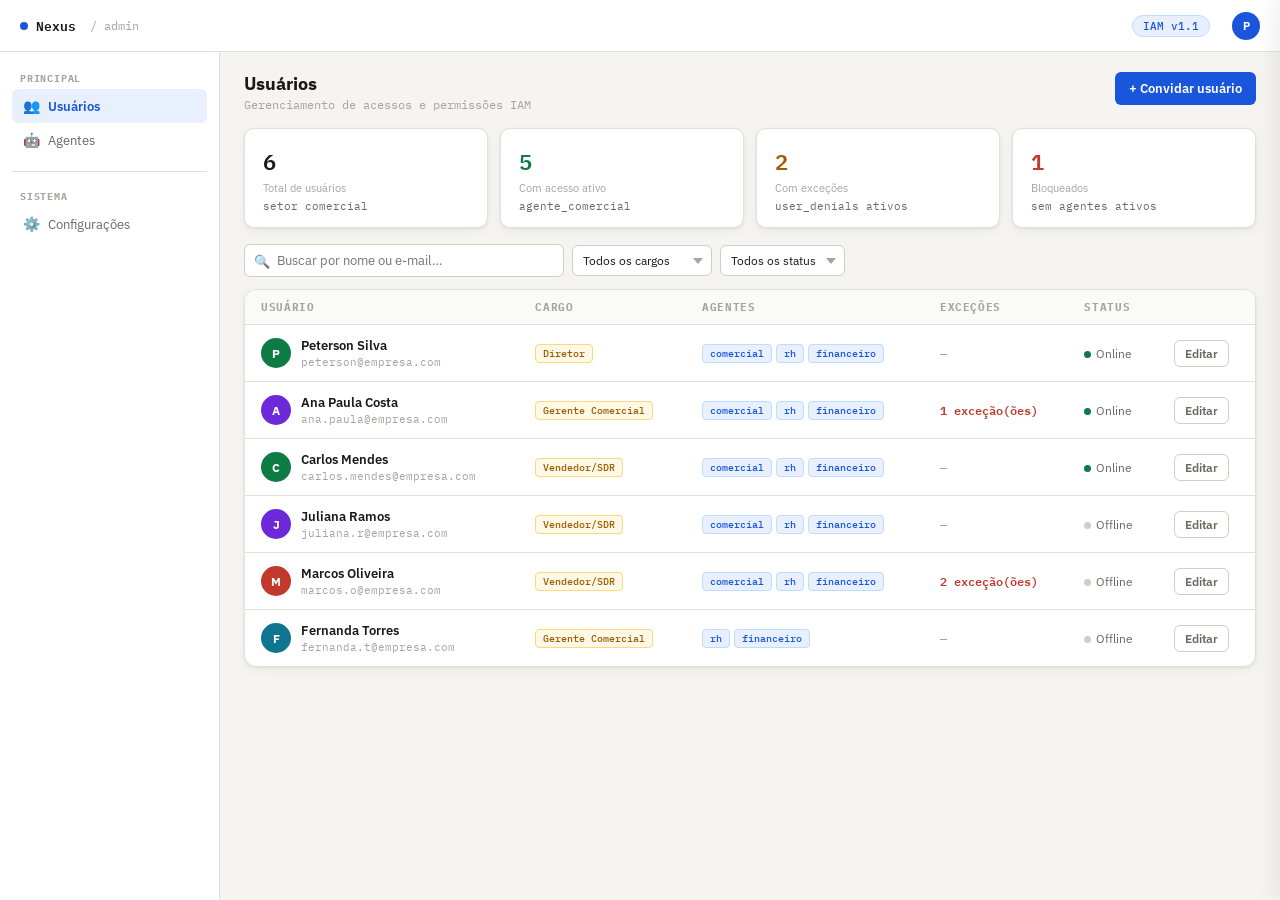
<file: content/simulações/nexus-admin-v2.html>
<!DOCTYPE html>
<html lang="pt-BR">
<head>
<meta charset="UTF-8">
<meta name="viewport" content="width=device-width, initial-scale=1.0">
<title>Nexus — Admin</title>
<link href="https://fonts.googleapis.com/css2?family=IBM+Plex+Mono:wght@300;400;500;600&family=IBM+Plex+Sans:wght@300;400;500;600;700&display=swap" rel="stylesheet">
<style>
:root {
  --bg:#f5f4f0; --panel:#fff; --panel2:#fafaf8;
  --border:#e2e0d8; --border2:#d0cdc3;
  --text:#1a1916; --muted:#6b6860; --dim:#a8a49c;
  --accent:#1a56db; --accent-s:#e8f0fe;
  --green:#0f7b44; --green-s:#e8f7f0; --green-b:#9fe8c3;
  --red:#c0392b; --red-s:#fdf0ee; --red-b:#f5b8b2;
  --yellow:#a05c00; --yellow-s:#fef8e7; --yellow-b:#fad97a;
  --purple:#6d28d9; --purple-s:#f5f3ff; --purple-b:#c4b5fd;
  --mono:'IBM Plex Mono',monospace; --sans:'IBM Plex Sans',sans-serif;
  --radius:8px; --shadow:0 1px 3px rgba(0,0,0,.07),0 4px 12px rgba(0,0,0,.04);
}
*{margin:0;padding:0;box-sizing:border-box;}
body{font-family:var(--sans);background:var(--bg);color:var(--text);min-height:100vh;font-size:14px;}

/* ── Shell ── */
.app{display:grid;grid-template-columns:220px 1fr;grid-template-rows:52px 1fr;min-height:100vh;}

/* ── Topbar ── */
.topbar{grid-column:1/-1;background:var(--panel);border-bottom:1px solid var(--border);display:flex;align-items:center;gap:14px;padding:0 20px;}
.topbar-logo{font-family:var(--mono);font-size:13px;font-weight:600;color:var(--text);display:flex;align-items:center;gap:8px;}
.logo-dot{width:8px;height:8px;border-radius:50%;background:var(--accent);}
.topbar-sep{flex:1;}
.badge{font-family:var(--mono);font-size:11px;padding:3px 10px;border-radius:20px;font-weight:500;}
.badge-blue{background:var(--accent-s);color:var(--accent);border:1px solid #bfdbfe;}
.admin-avatar{width:28px;height:28px;border-radius:50%;background:var(--accent);color:#fff;display:flex;align-items:center;justify-content:center;font-size:11px;font-weight:700;cursor:pointer;}

/* ── Sidebar ── */
.sidebar{background:var(--panel);border-right:1px solid var(--border);display:flex;flex-direction:column;padding:12px 0;}
.sidebar-section{padding:0 12px;margin-bottom:4px;}
.sidebar-label{font-size:10px;font-weight:700;text-transform:uppercase;letter-spacing:.08em;color:var(--dim);padding:8px 8px 4px;font-family:var(--mono);}
.sidebar-item{display:flex;align-items:center;gap:8px;padding:8px 10px;border-radius:6px;cursor:pointer;font-size:13px;color:var(--muted);transition:all .12s;user-select:none;}
.sidebar-item:hover{background:var(--bg);color:var(--text);}
.sidebar-item.active{background:var(--accent-s);color:var(--accent);font-weight:600;}
.sidebar-item .si-icon{font-size:14px;width:18px;text-align:center;flex-shrink:0;}
.sidebar-sep{height:1px;background:var(--border);margin:10px 12px;}

/* ── Main ── */
.main{overflow-y:auto;display:flex;flex-direction:column;}
.page-head{padding:20px 24px 0;display:flex;align-items:flex-start;justify-content:space-between;gap:16px;flex-shrink:0;}
.page-title{font-size:18px;font-weight:700;margin-bottom:2px;}
.page-sub{font-size:12px;color:var(--dim);font-family:var(--mono);}

.btn{display:inline-flex;align-items:center;gap:6px;padding:8px 14px;border-radius:6px;font-size:13px;font-weight:600;cursor:pointer;border:none;font-family:var(--sans);transition:all .12s;}
.btn-primary{background:var(--accent);color:#fff;}
.btn-primary:hover{background:#1547c0;}
.btn-ghost{background:var(--panel);color:var(--muted);border:1px solid var(--border2);}
.btn-ghost:hover{background:var(--bg);color:var(--text);}
.btn-sm{padding:5px 10px;font-size:12px;}

/* ── Stats ── */
.stats-bar{display:flex;gap:12px;padding:16px 24px;flex-shrink:0;}
.stat-card{background:var(--panel);border:1px solid var(--border);border-radius:10px;padding:14px 18px;flex:1;box-shadow:var(--shadow);}
.stat-num{font-family:var(--mono);font-size:22px;font-weight:600;}
.stat-label{font-size:11px;color:var(--dim);margin-top:2px;}
.stat-sub{font-size:11px;color:var(--muted);margin-top:4px;font-family:var(--mono);}

/* ── Filters ── */
.filter-bar{padding:0 24px 12px;display:flex;gap:8px;align-items:center;flex-shrink:0;}
.search-wrap{position:relative;flex:1;max-width:320px;}
.search-wrap input{width:100%;padding:7px 11px 7px 32px;border:1px solid var(--border2);border-radius:6px;font-size:13px;font-family:var(--sans);color:var(--text);background:var(--panel);outline:none;transition:border-color .15s,box-shadow .15s;}
.search-wrap input:focus{border-color:var(--accent);box-shadow:0 0 0 3px rgba(26,86,219,.08);}
.search-icon{position:absolute;left:10px;top:50%;transform:translateY(-50%);color:var(--dim);font-size:13px;pointer-events:none;}
.filter-select{padding:7px 28px 7px 10px;border:1px solid var(--border2);border-radius:6px;font-size:12px;font-family:var(--sans);color:var(--text);background:var(--panel);outline:none;cursor:pointer;appearance:none;background-image:url("data:image/svg+xml,%3Csvg xmlns='http://www.w3.org/2000/svg' width='10' height='6'%3E%3Cpath d='M0 0l5 6 5-6z' fill='%23a8a49c'/%3E%3C/svg%3E");background-repeat:no-repeat;background-position:right 8px center;}

/* ── Table ── */
.table-wrap{margin:0 24px 24px;background:var(--panel);border:1px solid var(--border);border-radius:12px;overflow:hidden;box-shadow:var(--shadow);}
table{width:100%;border-collapse:collapse;}
thead th{padding:10px 16px;text-align:left;font-size:11px;font-weight:700;text-transform:uppercase;letter-spacing:.06em;color:var(--dim);background:var(--panel2);border-bottom:1px solid var(--border);font-family:var(--mono);}
tbody tr{border-bottom:1px solid var(--border);transition:background .1s;cursor:pointer;}
tbody tr:last-child{border-bottom:none;}
tbody tr:hover{background:var(--panel2);}
tbody td{padding:12px 16px;font-size:13px;vertical-align:middle;}
.user-cell{display:flex;align-items:center;gap:10px;}
.u-avatar{width:30px;height:30px;border-radius:50%;color:#fff;display:flex;align-items:center;justify-content:center;font-size:12px;font-weight:700;flex-shrink:0;}
.u-name{font-weight:600;font-size:13px;}
.u-email{font-size:11px;color:var(--dim);font-family:var(--mono);margin-top:1px;}
.agents-cell{display:flex;gap:4px;flex-wrap:wrap;}
.deny-count{font-family:var(--mono);font-size:12px;color:var(--red);font-weight:600;}
.deny-none{font-family:var(--mono);font-size:12px;color:var(--dim);}
.online-dot{width:7px;height:7px;border-radius:50%;display:inline-block;margin-right:5px;}
.online-dot.on{background:var(--green);}
.online-dot.off{background:var(--border2);}

/* ── Tags ── */
.tag{display:inline-flex;align-items:center;font-family:var(--mono);font-size:10px;font-weight:500;padding:2px 7px;border-radius:4px;white-space:nowrap;}
.tag-green{background:var(--green-s);color:var(--green);border:1px solid var(--green-b);}
.tag-red{background:var(--red-s);color:var(--red);border:1px solid var(--red-b);}
.tag-yellow{background:var(--yellow-s);color:var(--yellow);border:1px solid var(--yellow-b);}
.tag-blue{background:var(--accent-s);color:var(--accent);border:1px solid #bfdbfe;}
.tag-gray{background:var(--panel2);color:var(--dim);border:1px solid var(--border);}

/* ── Drawer ── */
.drawer-overlay{position:fixed;inset:0;background:rgba(0,0,0,.18);z-index:100;opacity:0;pointer-events:none;transition:opacity .2s;}
.drawer-overlay.open{opacity:1;pointer-events:all;}
.drawer{position:fixed;top:0;right:0;bottom:0;width:640px;background:var(--panel);border-left:1px solid var(--border);z-index:101;transform:translateX(100%);transition:transform .22s cubic-bezier(.4,0,.2,1);display:flex;flex-direction:column;overflow:hidden;box-shadow:-4px 0 24px rgba(0,0,0,.08);}
.drawer.open{transform:translateX(0);}

.drawer-head{padding:16px 20px;border-bottom:1px solid var(--border);display:flex;align-items:center;gap:12px;flex-shrink:0;}
.drawer-avatar{width:38px;height:38px;border-radius:50%;color:#fff;display:flex;align-items:center;justify-content:center;font-size:15px;font-weight:700;flex-shrink:0;}
.drawer-name{font-size:14px;font-weight:700;}
.drawer-email{font-size:11px;color:var(--dim);font-family:var(--mono);margin-top:1px;}
.drawer-close{margin-left:auto;width:28px;height:28px;border-radius:6px;background:var(--panel2);border:1px solid var(--border);display:flex;align-items:center;justify-content:center;cursor:pointer;font-size:14px;color:var(--muted);transition:all .12s;flex-shrink:0;}
.drawer-close:hover{background:var(--bg);color:var(--text);}

/* Drawer tabs */
.drawer-tabs{display:flex;border-bottom:1px solid var(--border);background:var(--panel);flex-shrink:0;padding:0 20px;gap:2px;}
.drawer-tab{padding:11px 14px 9px;font-size:12px;font-weight:600;color:var(--dim);border:none;background:none;cursor:pointer;border-bottom:2px solid transparent;font-family:var(--sans);transition:color .15s;white-space:nowrap;}
.drawer-tab:hover{color:var(--text);}
.drawer-tab.active{color:var(--accent);border-bottom-color:var(--accent);}

/* Drawer tab views */
.drawer-tab-view{display:none;flex:1;overflow-y:auto;flex-direction:column;}
.drawer-tab-view.active{display:flex;}

/* Permissions tab sections */
.drawer-section{border-bottom:1px solid var(--border);}
.drawer-section-head{padding:13px 20px 9px;display:flex;align-items:center;justify-content:space-between;}
.drawer-section-title{font-size:11px;font-weight:700;text-transform:uppercase;letter-spacing:.07em;color:var(--dim);font-family:var(--mono);}
.drawer-section-body{padding:0 20px 14px;}

.identity-grid{display:grid;grid-template-columns:1fr 1fr;gap:10px;}
.id-field{display:flex;flex-direction:column;gap:3px;}
.id-label{font-size:10px;font-weight:700;text-transform:uppercase;letter-spacing:.06em;color:var(--dim);font-family:var(--mono);}
.id-value{font-size:13px;color:var(--text);font-weight:500;}
.id-value.mono{font-family:var(--mono);font-size:12px;}

.role-chain{display:flex;align-items:center;gap:6px;flex-wrap:wrap;margin-bottom:10px;}
.role-node{display:flex;align-items:center;gap:5px;padding:5px 10px;border-radius:6px;font-size:12px;font-weight:500;}
.role-node.active{background:var(--accent);color:#fff;font-weight:700;}
.role-node.ancestor{background:var(--accent-s);color:var(--accent);border:1px solid #bfdbfe;}
.role-node.inactive{background:var(--panel2);color:var(--dim);border:1px solid var(--border);}
.role-arrow{color:var(--dim);font-size:12px;}
.role-level{font-family:var(--mono);font-size:10px;opacity:.7;}

.deny-tags-list{display:flex;flex-direction:column;gap:5px;}
.deny-tag-row{display:flex;align-items:center;gap:8px;padding:7px 11px;background:var(--red-s);border:1px solid var(--red-b);border-radius:6px;font-family:var(--mono);font-size:11px;color:var(--red);}
.deny-tag-row.none{background:var(--green-s);border-color:var(--green-b);color:var(--green);}

.tool-toggle-list{display:flex;flex-direction:column;gap:5px;}
.tool-toggle-row{display:flex;align-items:center;gap:8px;padding:8px 11px;background:var(--panel2);border:1px solid var(--border);border-radius:6px;cursor:pointer;transition:all .15s;user-select:none;}
.tool-toggle-row:hover{border-color:var(--border2);background:#f0ede6;}
.tool-toggle-row.denied{background:var(--red-s);border-color:var(--red-b);}
.tool-toggle-row.denied .tt-name{color:var(--red);}
.tt-name{font-family:var(--mono);font-size:12px;color:var(--muted);font-weight:500;flex:1;}
.tt-tag{font-family:var(--mono);font-size:10px;padding:1px 6px;border-radius:3px;flex-shrink:0;}
.toggle-pill{width:32px;height:18px;border-radius:9px;background:var(--border2);position:relative;transition:background .2s;flex-shrink:0;}
.toggle-pill::after{content:'';position:absolute;width:12px;height:12px;border-radius:50%;background:#fff;top:3px;left:3px;transition:transform .2s;box-shadow:0 1px 2px rgba(0,0,0,.2);}
.tool-toggle-row.denied .toggle-pill{background:var(--red);}
.tool-toggle-row.denied .toggle-pill::after{transform:translateX(14px);}

.agent-toggle-list{display:flex;flex-direction:column;gap:5px;}
.agent-toggle-row{display:flex;align-items:center;gap:8px;padding:9px 11px;background:var(--panel2);border:1px solid var(--border);border-radius:6px;cursor:pointer;transition:all .15s;user-select:none;}
.agent-toggle-row:hover{border-color:var(--border2);}
.agent-toggle-row.blocked{background:var(--red-s);border-color:var(--red-b);}
.agent-toggle-row.blocked .tt-name{color:var(--red);}
.at-sector{font-size:10px;font-family:var(--mono);color:var(--dim);padding:1px 6px;border-radius:3px;background:var(--panel);border:1px solid var(--border);}

/* ── Simulator tab ── */
.sim-tab-inner{display:flex;flex-direction:column;gap:0;flex:1;}

.sim-graph-wrap{background:var(--panel);border-bottom:1px solid var(--border);}
.sim-graph-head{padding:12px 20px;display:flex;align-items:center;justify-content:space-between;border-bottom:1px solid var(--border);}
.sim-graph-title{font-size:12px;font-weight:600;color:var(--text);}
.sim-graph-sub{font-size:11px;color:var(--dim);font-family:var(--mono);margin-top:1px;}
.canvas-wrap{width:100%;line-height:0;background:var(--panel2);}
canvas{display:block;}

.sim-run-bar{padding:10px 20px;border-bottom:1px solid var(--border);display:flex;align-items:center;gap:10px;background:var(--panel2);flex-shrink:0;}
.sim-run-hint{font-size:11px;color:var(--dim);font-family:var(--mono);flex:1;}
.sim-run-btn{display:inline-flex;align-items:center;gap:6px;padding:7px 14px;border-radius:6px;font-size:12px;font-weight:600;cursor:pointer;border:none;font-family:var(--sans);background:var(--accent);color:#fff;transition:all .12s;}
.sim-run-btn:hover{background:#1547c0;}
.sim-run-btn:disabled{background:var(--border2);cursor:not-allowed;}

.trace-wrap{flex:1;overflow-y:auto;}
.trace-empty{padding:32px 20px;text-align:center;color:var(--dim);font-size:12px;line-height:1.7;}
.trace-empty .te-icon{font-size:24px;margin-bottom:8px;opacity:.4;}

.trace-item{display:flex;gap:10px;padding:10px 20px;border-bottom:1px solid var(--border);align-items:flex-start;animation:fadeIn .2s ease both;}
.trace-item:last-child{border-bottom:none;}
@keyframes fadeIn{from{opacity:0;transform:translateY(-3px)}to{opacity:1;transform:none}}
.trace-step{width:20px;height:20px;border-radius:50%;flex-shrink:0;display:flex;align-items:center;justify-content:center;font-size:9px;font-weight:700;font-family:var(--mono);margin-top:2px;}
.step-ok{background:var(--green-s);color:var(--green);border:1px solid var(--green-b);}
.step-fail{background:var(--red-s);color:var(--red);border:1px solid var(--red-b);}
.step-info{background:var(--accent-s);color:var(--accent);border:1px solid #bfdbfe;}
.step-warn{background:var(--yellow-s);color:var(--yellow);border:1px solid var(--yellow-b);}
.trace-body{flex:1;}
.trace-label{font-size:12px;font-weight:600;color:var(--text);margin-bottom:2px;}
.trace-desc{font-size:11px;color:var(--muted);line-height:1.5;}
.trace-desc code{font-family:var(--mono);font-size:10px;background:var(--panel2);border:1px solid var(--border);padding:1px 4px;border-radius:3px;color:var(--text);}
.trace-badge{font-family:var(--mono);font-size:10px;font-weight:700;padding:1px 6px;border-radius:3px;align-self:center;flex-shrink:0;}
.tb-allow{background:var(--green-s);color:var(--green);border:1px solid var(--green-b);}
.tb-deny{background:var(--red-s);color:var(--red);border:1px solid var(--red-b);}

/* ── Save bar ── */
.drawer-save{padding:13px 20px;border-top:1px solid var(--border);display:flex;align-items:center;gap:10px;flex-shrink:0;background:var(--panel);}
.save-hint{font-size:11px;color:var(--dim);flex:1;font-family:var(--mono);}
.save-dot{width:6px;height:6px;border-radius:50%;background:var(--yellow);display:inline-block;margin-right:5px;}

/* ── Toast ── */
.toast{position:fixed;bottom:24px;right:24px;z-index:200;background:var(--text);color:#fff;padding:10px 16px;border-radius:8px;font-size:13px;font-weight:500;box-shadow:0 4px 16px rgba(0,0,0,.2);transform:translateY(8px);opacity:0;transition:all .2s;pointer-events:none;}
.toast.show{transform:translateY(0);opacity:1;}

::-webkit-scrollbar{width:5px;height:5px;}
::-webkit-scrollbar-track{background:transparent;}
::-webkit-scrollbar-thumb{background:var(--border2);border-radius:3px;}
</style>
</head>
<body>
<div class="app">

  <header class="topbar">
    <div class="topbar-logo"><div class="logo-dot"></div>Nexus</div>
    <span style="font-size:12px;color:var(--dim);font-family:var(--mono)">/ admin</span>
    <div class="topbar-sep"></div>
    <span class="badge badge-blue">IAM v1.1</span>
    <div class="admin-avatar" style="margin-left:8px">P</div>
  </header>

  <aside class="sidebar">
    <div class="sidebar-section">
      <div class="sidebar-label">Principal</div>
      <div class="sidebar-item active" onclick="setNav(this)"><span class="si-icon">👥</span> Usuários</div>
      <div class="sidebar-item" onclick="setNav(this)"><span class="si-icon">🤖</span> Agentes</div>
    </div>
    <div class="sidebar-sep"></div>
    <div class="sidebar-section">
      <div class="sidebar-label">Sistema</div>
      <div class="sidebar-item" onclick="setNav(this)"><span class="si-icon">⚙️</span> Configurações</div>
    </div>
  </aside>

  <main class="main">
    <div class="page-head">
      <div>
        <div class="page-title">Usuários</div>
        <div class="page-sub">Gerenciamento de acessos e permissões IAM</div>
      </div>
      <button class="btn btn-primary" onclick="showToast('Funcionalidade em breve')">+ Convidar usuário</button>
    </div>

    <div class="stats-bar">
      <div class="stat-card"><div class="stat-num" id="stat-total">—</div><div class="stat-label">Total de usuários</div><div class="stat-sub">setor comercial</div></div>
      <div class="stat-card"><div class="stat-num" id="stat-active" style="color:var(--green)">—</div><div class="stat-label">Com acesso ativo</div><div class="stat-sub">agente_comercial</div></div>
      <div class="stat-card"><div class="stat-num" id="stat-exceptions" style="color:var(--yellow)">—</div><div class="stat-label">Com exceções</div><div class="stat-sub">user_denials ativos</div></div>
      <div class="stat-card"><div class="stat-num" id="stat-blocked" style="color:var(--red)">—</div><div class="stat-label">Bloqueados</div><div class="stat-sub">sem agentes ativos</div></div>
    </div>

    <div class="filter-bar">
      <div class="search-wrap">
        <span class="search-icon">🔍</span>
        <input id="search-input" type="text" placeholder="Buscar por nome ou e-mail…" oninput="renderTable()">
      </div>
      <select class="filter-select" id="filter-role" onchange="renderTable()">
        <option value="">Todos os cargos</option>
        <option value="Diretor">Diretor</option>
        <option value="Gerente Comercial">Gerente Comercial</option>
        <option value="Vendedor/SDR">Vendedor/SDR</option>
      </select>
      <select class="filter-select" id="filter-status" onchange="renderTable()">
        <option value="">Todos os status</option>
        <option value="active">Com acesso</option>
        <option value="blocked">Bloqueados</option>
        <option value="exceptions">Com exceções</option>
      </select>
    </div>

    <div class="table-wrap">
      <table>
        <thead>
          <tr>
            <th>Usuário</th><th>Cargo</th><th>Agentes</th><th>Exceções</th><th>Status</th><th></th>
          </tr>
        </thead>
        <tbody id="user-tbody"></tbody>
      </table>
    </div>
  </main>
</div>

<!-- Overlay -->
<div class="drawer-overlay" id="overlay" onclick="closeDrawer()"></div>

<!-- Drawer -->
<div class="drawer" id="drawer">

  <div class="drawer-head">
    <div class="drawer-avatar" id="d-avatar">—</div>
    <div>
      <div class="drawer-name" id="d-name">—</div>
      <div class="drawer-email" id="d-email">—</div>
    </div>
    <div class="drawer-close" onclick="closeDrawer()">✕</div>
  </div>

  <div class="drawer-tabs">
    <button class="drawer-tab active" onclick="switchDrawerTab('perms',this)">Permissões</button>
    <button class="drawer-tab" onclick="switchDrawerTab('sim',this)">Simular</button>
  </div>

  <!-- ── Tab: Permissões ── -->
  <div class="drawer-tab-view active" id="dtab-perms">

    <div class="drawer-section">
      <div class="drawer-section-head"><div class="drawer-section-title">Identidade</div></div>
      <div class="drawer-section-body">
        <div class="identity-grid">
          <div class="id-field"><div class="id-label">User ID</div><div class="id-value mono" id="d-uid">—</div></div>
          <div class="id-field"><div class="id-label">Canal padrão</div><div class="id-value" id="d-channel">—</div></div>
          <div class="id-field"><div class="id-label">Departamento</div><div class="id-value" id="d-dept">—</div></div>
          <div class="id-field"><div class="id-label">Access level</div><div class="id-value mono" id="d-level">—</div></div>
        </div>
      </div>
    </div>

    <div class="drawer-section">
      <div class="drawer-section-head">
        <div class="drawer-section-title">Cargo & Hierarquia</div>
        <select id="d-role-select" class="filter-select" style="font-size:11px" onchange="onDrawerRoleChange()">
          <option value="Diretor">Diretor</option>
          <option value="Gerente Comercial">Gerente Comercial</option>
          <option value="Vendedor/SDR">Vendedor/SDR</option>
        </select>
      </div>
      <div class="drawer-section-body">
        <div class="role-chain" id="d-role-chain"></div>
        <div class="deny-tags-list" id="d-deny-tags"></div>
      </div>
    </div>

    <div class="drawer-section">
      <div class="drawer-section-head">
        <div class="drawer-section-title">Exceções Individuais</div>
        <span style="font-size:11px;color:var(--dim);font-family:var(--mono)">user_denials</span>
      </div>
      <div class="drawer-section-body">
        <div style="font-size:11px;color:var(--dim);font-family:var(--mono);margin-bottom:10px">Bloqueia tools específicas para este usuário, independente do cargo.</div>
        <div class="tool-toggle-list" id="d-tool-toggles"></div>
      </div>
    </div>

    <div class="drawer-section">
      <div class="drawer-section-head">
        <div class="drawer-section-title">Agentes Disponíveis</div>
        <span style="font-size:11px;color:var(--dim);font-family:var(--mono)">available_agents</span>
      </div>
      <div class="drawer-section-body">
        <div style="font-size:11px;color:var(--dim);font-family:var(--mono);margin-bottom:10px">Desativar bloqueia o agente inteiro — tools não chegam a ser avaliadas.</div>
        <div class="agent-toggle-list" id="agent-toggle-list"></div>
      </div>
    </div>

  </div>

  <!-- ── Tab: Simular ── -->
  <div class="drawer-tab-view" id="dtab-sim">
    <div class="sim-tab-inner">

      <div class="sim-graph-wrap">
        <div class="sim-graph-head">
          <div>
            <div class="sim-graph-title">Grafo de Permissões</div>
            <div class="sim-graph-sub">baseado no draft atual · não salvo</div>
          </div>
          <span class="tag tag-gray" id="sim-graph-status">draft</span>
        </div>
        <div class="canvas-wrap" id="sim-canvas-wrap">
          <canvas id="sim-gc"></canvas>
        </div>
      </div>

      <div class="sim-run-bar">
        <div class="sim-run-hint" id="sim-run-hint">Clique em Executar para ver o trace completo das decisões IAM.</div>
        <button class="sim-run-btn" id="sim-run-btn" onclick="runSimulation()">▶ Executar trace</button>
      </div>

      <div class="trace-wrap" id="trace-wrap">
        <div class="trace-empty" id="trace-empty">
          <div class="te-icon">⬡</div>
          Execute o trace para ver cada decisão<br>do Policy Engine em tempo real.
        </div>
        <div id="trace-list"></div>
      </div>

    </div>
  </div>

  <!-- Save bar (always visible) -->
  <div class="drawer-save">
    <div class="save-hint" id="save-hint">Nenhuma alteração pendente</div>
    <button class="btn btn-ghost btn-sm" onclick="closeDrawer()">Cancelar</button>
    <button class="btn btn-primary btn-sm" id="save-btn" onclick="saveUser()">Salvar alterações</button>
  </div>

</div>

<div class="toast" id="toast"></div>

<script>
// ═══════════════════════════════════════════
// DATA
// ═══════════════════════════════════════════

const ROLES = {
  'Diretor':           { level:80,  parent:'CEO',              globalDenyTags:['admin'] },
  'Gerente Comercial': { level:60,  parent:'Diretor',          globalDenyTags:['admin','payments'] },
  'Vendedor/SDR':      { level:40,  parent:'Gerente Comercial',globalDenyTags:['admin','payments','financial'] },
};

const TOOLS = [
  { name:'mcp_query',             tag:'internal' },
  { name:'generate_proposal',     tag:'internal' },
  { name:'knowledge_base_search', tag:'internal' },
  { name:'web_search',            tag:'public'   },
  { name:'get_address_from_cep',  tag:'public'   },
];

const AGENTS = [
  { name:'agente_comercial',  sector:'Comercial'  },
  { name:'agente_rh',         sector:'RH'         },
  { name:'agente_financeiro', sector:'Financeiro' },
];

const TAG_COLORS = {
  internal:{ bg:'#e8f0fe', text:'#1a56db', border:'#bfdbfe' },
  public:  { bg:'#e8f7f0', text:'#0f7b44', border:'#9fe8c3' },
};

const AVATAR_COLORS = ['#1a56db','#0f7b44','#6d28d9','#a05c00','#c0392b','#0e7490'];

const USERS = [
  { id:'usr_peterson_001', name:'Peterson Silva',   email:'peterson@empresa.com',     role:'Diretor',           dept:'Comercial', channel:'web',      online:true,  userDenials:[], agentDenials:[] },
  { id:'usr_ana_002',      name:'Ana Paula Costa',  email:'ana.paula@empresa.com',    role:'Gerente Comercial', dept:'Comercial', channel:'web',      online:true,  userDenials:['mcp_query'], agentDenials:[] },
  { id:'usr_carlos_003',   name:'Carlos Mendes',    email:'carlos.mendes@empresa.com',role:'Vendedor/SDR',      dept:'Comercial', channel:'whatsapp', online:true,  userDenials:[], agentDenials:[] },
  { id:'usr_juliana_004',  name:'Juliana Ramos',    email:'juliana.r@empresa.com',    role:'Vendedor/SDR',      dept:'Comercial', channel:'whatsapp', online:false, userDenials:[], agentDenials:[] },
  { id:'usr_marcos_005',   name:'Marcos Oliveira',  email:'marcos.o@empresa.com',     role:'Vendedor/SDR',      dept:'Comercial', channel:'whatsapp', online:false, userDenials:['web_search','generate_proposal'], agentDenials:[] },
  { id:'usr_fernanda_006', name:'Fernanda Torres',  email:'fernanda.t@empresa.com',   role:'Gerente Comercial', dept:'Comercial', channel:'web',      online:false, userDenials:[], agentDenials:['agente_comercial'] },
];

// Draft state
let activeUser = null;
let draftDenials = new Set();
let draftAgentDenials = new Set();
let draftRole = '';
let isDirty = false;

// ═══════════════════════════════════════════
// TABLE
// ═══════════════════════════════════════════

function renderTable() {
  const q      = document.getElementById('search-input').value.toLowerCase();
  const role   = document.getElementById('filter-role').value;
  const status = document.getElementById('filter-status').value;

  const filtered = USERS.filter(u => {
    if (q && !u.name.toLowerCase().includes(q) && !u.email.toLowerCase().includes(q)) return false;
    if (role && u.role !== role) return false;
    if (status === 'active'     && u.agentDenials.includes('agente_comercial')) return false;
    if (status === 'blocked'    && !u.agentDenials.includes('agente_comercial')) return false;
    if (status === 'exceptions' && u.userDenials.length === 0) return false;
    return true;
  });

  const tbody = document.getElementById('user-tbody');
  tbody.innerHTML = '';
  filtered.forEach(u => {
    const col  = avatarColor(u.id);
    const avail = AGENTS.filter(a => !u.agentDenials.includes(a.name));
    const tr = document.createElement('tr');
    tr.onclick = () => openDrawer(u);
    tr.innerHTML = `
      <td><div class="user-cell">
        <div class="u-avatar" style="background:${col}">${u.name[0]}</div>
        <div><div class="u-name">${u.name}</div><div class="u-email">${u.email}</div></div>
      </div></td>
      <td><span class="tag tag-yellow">${u.role}</span></td>
      <td><div class="agents-cell">
        ${avail.map(a=>`<span class="tag tag-blue">${a.name.replace('agente_','')}</span>`).join('')}
        ${avail.length===0?'<span class="tag tag-red">nenhum</span>':''}
      </div></td>
      <td>${u.userDenials.length>0?`<span class="deny-count">${u.userDenials.length} exceção(ões)</span>`:`<span class="deny-none">—</span>`}</td>
      <td><span class="online-dot ${u.online?'on':'off'}"></span><span style="font-size:12px;color:var(--muted)">${u.online?'Online':'Offline'}</span></td>
      <td><button class="btn btn-ghost btn-sm" onclick="event.stopPropagation();openDrawerById('${u.id}')">Editar</button></td>`;
    tbody.appendChild(tr);
  });

  document.getElementById('stat-total').textContent      = USERS.length;
  document.getElementById('stat-active').textContent     = USERS.filter(u=>!u.agentDenials.includes('agente_comercial')).length;
  document.getElementById('stat-exceptions').textContent = USERS.filter(u=>u.userDenials.length>0).length;
  document.getElementById('stat-blocked').textContent    = USERS.filter(u=>u.agentDenials.includes('agente_comercial')).length;
}

function avatarColor(id) {
  let h=0; for(let c of id) h=(h*31+c.charCodeAt(0))%AVATAR_COLORS.length;
  return AVATAR_COLORS[h];
}

// ═══════════════════════════════════════════
// DRAWER
// ═══════════════════════════════════════════

function openDrawerById(id) { openDrawer(USERS.find(u=>u.id===id)); }

function openDrawer(u) {
  activeUser        = USERS.find(x=>x.id===u.id)||u;
  draftDenials      = new Set(activeUser.userDenials);
  draftAgentDenials = new Set(activeUser.agentDenials);
  draftRole         = activeUser.role;
  isDirty           = false;

  const col = avatarColor(activeUser.id);
  document.getElementById('d-avatar').textContent        = activeUser.name[0];
  document.getElementById('d-avatar').style.background   = col;
  document.getElementById('d-name').textContent          = activeUser.name;
  document.getElementById('d-email').textContent         = activeUser.email;
  document.getElementById('d-uid').textContent           = activeUser.id;
  document.getElementById('d-channel').textContent       = activeUser.channel;
  document.getElementById('d-dept').textContent          = activeUser.dept;
  document.getElementById('d-level').textContent         = `${ROLES[activeUser.role]?.level} / 100`;
  document.getElementById('d-role-select').value         = activeUser.role;

  // Reset to perms tab
  switchDrawerTab('perms', document.querySelector('.drawer-tab'));

  renderDrawerRole();
  renderToolToggles();
  renderAgentToggles();
  updateSaveHint();
  resetSimulator();

  document.getElementById('drawer').classList.add('open');
  document.getElementById('overlay').classList.add('open');
}

function closeDrawer() {
  document.getElementById('drawer').classList.remove('open');
  document.getElementById('overlay').classList.remove('open');
  stopAnim();
  activeUser = null;
}

function switchDrawerTab(id, btn) {
  document.querySelectorAll('.drawer-tab').forEach(b=>b.classList.remove('active'));
  if (btn) {
    btn.classList.add('active');
  } else {
    // find the right button if called programmatically
    document.querySelectorAll('.drawer-tab').forEach(b => {
      if ((id==='perms' && b.textContent==='Permissões') ||
          (id==='sim'   && b.textContent==='Simular')) b.classList.add('active');
    });
  }
  document.querySelectorAll('.drawer-tab-view').forEach(v=>v.classList.toggle('active', v.id==='dtab-'+id));
  if (id==='sim') {
    requestAnimationFrame(()=>requestAnimationFrame(()=>{ initCanvas(); rebuildGraph(); }));
  } else {
    stopAnim();
  }
}

function onDrawerRoleChange() {
  draftRole = document.getElementById('d-role-select').value;
  document.getElementById('d-level').textContent = `${ROLES[draftRole]?.level} / 100`;
  renderDrawerRole();
  markDirty();
  rebuildGraph();
  resetSimulatorResults();
}

function renderDrawerRole() {
  const role  = draftRole;
  const chain = document.getElementById('d-role-chain');
  const tags  = document.getElementById('d-deny-tags');
  chain.innerHTML = '';
  Object.keys(ROLES).forEach((r,i,arr)=>{
    const node = document.createElement('span');
    node.className = `role-node ${r===role?'active':isAncestor(r,role)?'ancestor':'inactive'}`;
    node.innerHTML = `${r} <span class="role-level">${ROLES[r].level}</span>`;
    chain.appendChild(node);
    if(i<arr.length-1){const a=document.createElement('span');a.className='role-arrow';a.textContent='→';chain.appendChild(a);}
  });
  const acc=[];let cur=role;
  while(cur){(ROLES[cur]?.globalDenyTags||[]).forEach(x=>{if(!acc.includes(x))acc.push(x)});cur=ROLES[cur]?.parent;}
  tags.innerHTML='';
  if(!acc.length){tags.innerHTML=`<div class="deny-tag-row none">✓ Nenhuma restrição global neste cargo</div>`;}
  else acc.forEach(t=>{const d=document.createElement('div');d.className='deny-tag-row';d.innerHTML=`✗ tag <strong>${t}</strong> — bloqueada globalmente para este cargo`;tags.appendChild(d);});
}

function renderToolToggles() {
  const list = document.getElementById('d-tool-toggles');
  list.innerHTML='';
  TOOLS.forEach(t=>{
    const denied=draftDenials.has(t.name);
    const c=TAG_COLORS[t.tag];
    const row=document.createElement('div');
    row.className=`tool-toggle-row ${denied?'denied':''}`;
    row.innerHTML=`<span class="tt-name">${t.name}</span><span class="tt-tag" style="background:${c.bg};color:${c.text};border:1px solid ${c.border}">${t.tag}</span><div class="toggle-pill"></div>`;
    row.onclick=()=>{
      draftDenials.has(t.name)?draftDenials.delete(t.name):draftDenials.add(t.name);
      row.classList.toggle('denied');
      markDirty(); rebuildGraph(); resetSimulatorResults();
    };
    list.appendChild(row);
  });
}

function renderAgentToggles() {
  const list = document.getElementById('agent-toggle-list');
  list.innerHTML='';
  AGENTS.forEach(a=>{
    const blocked=draftAgentDenials.has(a.name);
    const row=document.createElement('div');
    row.className=`agent-toggle-row ${blocked?'blocked':''}`;
    row.innerHTML=`<span class="tt-name">${a.name}</span><span class="at-sector">${a.sector}</span><div class="toggle-pill"></div>`;
    row.onclick=()=>{
      draftAgentDenials.has(a.name)?draftAgentDenials.delete(a.name):draftAgentDenials.add(a.name);
      row.classList.toggle('blocked');
      markDirty(); rebuildGraph(); resetSimulatorResults();
    };
    list.appendChild(row);
  });
}

function markDirty() {
  isDirty=true; updateSaveHint();
}

function updateSaveHint() {
  const hint=document.getElementById('save-hint');
  const btn=document.getElementById('save-btn');
  if(!isDirty){
    hint.innerHTML='Nenhuma alteração pendente';
    btn.style.opacity='.5'; btn.style.pointerEvents='none';
  } else {
    hint.innerHTML=`<span class="save-dot"></span>Alterações não salvas`;
    btn.style.opacity='1'; btn.style.pointerEvents='auto';
  }
}

function saveUser() {
  if(!activeUser||!isDirty) return;
  activeUser.role         = draftRole;
  activeUser.userDenials  = [...draftDenials];
  activeUser.agentDenials = [...draftAgentDenials];
  isDirty=false; updateSaveHint(); renderTable();
  showToast(`✓ ${activeUser.name} atualizado com sucesso`);
  setTimeout(closeDrawer, 800);
}

// ═══════════════════════════════════════════
// CANVAS — sim tab
// ═══════════════════════════════════════════

const simCanvas = document.getElementById('sim-gc');
const sctx      = simCanvas.getContext('2d');
let animT=0, animId=null;
let GS={nodes:[],edges:[],activeIdx:-1};
let CW=0;
const CH=240;

function initCanvas() {
  const wrap = document.getElementById('sim-canvas-wrap');
  const W = wrap.offsetWidth;
  if(!W) return;
  CW=W;
  const dpr=window.devicePixelRatio||1;
  simCanvas.width=W*dpr; simCanvas.height=CH*dpr;
  simCanvas.style.width=W+'px'; simCanvas.style.height=CH+'px';
  sctx.setTransform(dpr,0,0,dpr,0,0);
  rebuildGraph();
}

function rebuildGraph() {
  if(!CW||!activeUser) return;
  const {nodes,edges}=buildGraph(draftRole,draftDenials,draftAgentDenials);
  GS={nodes,edges,activeIdx:-1};
  if(!animId) startAnim(); else drawGraph();
  updateGraphStatus();
}

function updateGraphStatus() {
  const agentBlocked=draftAgentDenials.has('agente_comercial');
  const allowed=TOOLS.filter(t=>!draftDenials.has(t.name)&&!agentBlocked).length;
  const denied=TOOLS.length-allowed;
  const el=document.getElementById('sim-graph-status');
  if(agentBlocked){el.textContent='agente bloqueado';el.className='tag tag-red';}
  else if(denied>0){el.textContent=`${allowed} permitidas · ${denied} bloqueadas`;el.className='tag tag-yellow';}
  else{el.textContent=`${allowed} permitidas`;el.className='tag tag-green';}
}

function buildGraph(role,uDenied,aDenied) {
  const W=CW||500, H=CH;
  const nodes=[],edges=[];
  const roleNames=Object.keys(ROLES);
  const hx=72,hy0=30,hyStep=(H-50)/roleNames.length;
  roleNames.forEach((r,i)=>{
    nodes.push({id:`role_${r}`,type:'role',label:r,level:ROLES[r].level,
      x:hx,y:hy0+i*hyStep+hyStep/2,active:r===role,ancestor:isAncestor(r,role)});
    if(i>0) edges.push({from:`role_${roleNames[i-1]}`,to:`role_${r}`,type:'hier'});
  });

  // Identity Registry (Detalhamento)
  nodes.push({id:'identity',type:'registry',label:'Identity\nRegistry',x:W*0.22,y:H/2});
  edges.push({from:`role_${role}`,to:'identity',type:'active'});

  // Policy engine
  nodes.push({id:'policy',type:'engine',label:'Policy\nEngine',x:W*0.38,y:H/2});
  edges.push({from:'identity',to:'policy',type:'active'});

  // Postgres (Detalhamento)
  nodes.push({id:'postgres',type:'db',label:'PostgreSQL\n(Policies)',x:W*0.38,y:H*0.18});
  edges.push({from:'postgres',to:'policy',type:'hier'});

  // Agent
  const agentBlocked=aDenied.has('agente_comercial');
  nodes.push({id:'agent',type:'agent',label:'Agente\nComercial',x:W*0.61,y:H/2,blocked:agentBlocked});
  edges.push({from:'policy',to:'agent',type:agentBlocked?'deny':'allow_thick'});

  // Tools (right)
  const tx=W-76,ty0=14,tyStep=(H-28)/TOOLS.length;
  TOOLS.forEach((tool,i)=>{
    const allowed=!uDenied.has(tool.name)&&!agentBlocked;
    nodes.push({id:`tool_${tool.name}`,type:'tool',label:tool.name,
      x:tx,y:ty0+i*tyStep+tyStep/2,allowed,tag:tool.tag});
    edges.push({from:'agent',to:`tool_${tool.name}`,type:allowed?'allow':'deny'});
  });

  // JWT
  nodes.push({id:'jwt',type:'jwt',label:'JWT\nNexus',x:W*0.61+80,y:H*0.18});
  edges.push({from:'policy',to:'jwt',type:'ctx'});

  // Redis Cache (Detalhamento)
  nodes.push({id:'redis',type:'cache',label:'Redis\n(Cache)',x:W*0.38,y:H*0.82});
  edges.push({from:'policy',to:'redis',type:'ctx'});

  return {nodes,edges};
}

function isAncestor(aR,tR) {
  let cur=ROLES[tR]?.parent;
  while(cur){if(cur===aR)return true;cur=ROLES[cur]?.parent;}
  return false;
}

function getNode(id){return GS.nodes.find(n=>n.id===id);}

function drawGraph() {
  const W=CW||500,H=CH;
  sctx.clearRect(0,0,W,H);
  sctx.strokeStyle='#eceae4';sctx.lineWidth=.5;
  for(let x=0;x<W;x+=24){sctx.beginPath();sctx.moveTo(x,0);sctx.lineTo(x,H);sctx.stroke();}
  for(let y=0;y<H;y+=24){sctx.beginPath();sctx.moveTo(0,y);sctx.lineTo(W,y);sctx.stroke();}
  GS.edges.forEach(e=>{
    const from=getNode(e.from),to=getNode(e.to);
    if(!from||!to)return;
    const col={hier:'#d0cdc3',active:'#1a56db',allow_thick:'#9fe8c3',allow:'#9fe8c3',deny:'#f5b8b2',ctx:'#fad97a'}[e.type]||'#d0cdc3';
    sctx.beginPath();sctx.strokeStyle=col;
    sctx.lineWidth=['active','allow_thick'].includes(e.type)?2:1;
    sctx.setLineDash(['active','allow_thick','ctx'].includes(e.type)?[5,4]:[]);
    if(['active','allow_thick','ctx'].includes(e.type))sctx.lineDashOffset=-animT*.07;
    const mx=(from.x+to.x)/2;
    sctx.moveTo(from.x,from.y);
    sctx.bezierCurveTo(mx,from.y,mx,to.y,to.x,to.y);
    sctx.stroke();
    sctx.setLineDash([]);
    if(e.type!=='hier')arrow(to.x,to.y,from.x,from.y,col,e.type==='active'?2:1.5);
  });
  GS.nodes.forEach((n,i)=>{
    const pulse=i===GS.activeIdx;
    if(n.type==='role')drawRole(n,pulse);
    else if(n.type==='engine')drawEngine(n,pulse);
    else if(n.type==='agent')drawAgent(n,pulse);
    else if(n.type==='tool')drawTool(n,pulse);
    else if(n.type==='registry')drawRegistry(n,pulse);
    else if(n.type==='db')drawDB(n,pulse);
    else if(n.type==='cache')drawCache(n,pulse);
    else if(n.type==='jwt')drawJWT(n,pulse);
  });
}

function arrow(tx,ty,fx,fy,col,lw){
  const a=Math.atan2(ty-fy,tx-fx),l=6;
  sctx.beginPath();sctx.strokeStyle=col;sctx.lineWidth=lw;
  sctx.moveTo(tx-l*Math.cos(a-.4),ty-l*Math.sin(a-.4));
  sctx.lineTo(tx,ty);
  sctx.lineTo(tx-l*Math.cos(a+.4),ty-l*Math.sin(a+.4));
  sctx.stroke();
}

function drawRole(n,pulse){
  const r=15,al=pulse?(0.7+0.3*Math.sin(animT*.1)):1;
  sctx.globalAlpha=al;
  sctx.beginPath();sctx.arc(n.x,n.y,r,0,Math.PI*2);
  if(n.active){sctx.fillStyle='#1a56db';sctx.fill();sctx.strokeStyle='#1547c0';sctx.lineWidth=2;sctx.stroke();}
  else if(n.ancestor){sctx.fillStyle='#e8f0fe';sctx.fill();sctx.strokeStyle='#bfdbfe';sctx.lineWidth=1.5;sctx.stroke();}
  else{sctx.fillStyle='#fafaf8';sctx.fill();sctx.strokeStyle='#d0cdc3';sctx.lineWidth=1;sctx.stroke();}
  sctx.globalAlpha=1;
  sctx.fillStyle=n.active?'#fff':(n.ancestor?'#1a56db':'#a8a49c');
  sctx.font=`${n.active?'600':'400'} 9px IBM Plex Mono,monospace`;
  sctx.textAlign='center'; sctx.textBaseline='middle';
  sctx.fillText(String(n.level),n.x,n.y);
  sctx.fillStyle=n.active?'#1a1916':(n.ancestor?'#1a56db':'#a8a49c');
  sctx.font=`${n.active?'600':'400'} 10px IBM Plex Sans,sans-serif`;
  sctx.textAlign='left';sctx.fillText(n.label,n.x+r+4,n.y);
}

function drawRegistry(n,pulse){
  const w=68,h=34,x=n.x-w/2,y=n.y-h/2;
  sctx.globalAlpha=pulse?(0.7+0.3*Math.sin(animT*.1)):1;
  sctx.beginPath();rr(x,y,w,h,7);sctx.fillStyle='#f8fafc';sctx.fill();
  sctx.strokeStyle='#cbd5e1';sctx.lineWidth=1.5;sctx.stroke();
  sctx.globalAlpha=1;sctx.fillStyle='#475569';
  sctx.font='600 9px IBM Plex Mono,monospace';sctx.textAlign='center';sctx.textBaseline='middle';
  n.label.split('\n').forEach((l,i,a)=>sctx.fillText(l,n.x,n.y+(i-(a.length-1)/2)*12));
}

function drawEngine(n,pulse){
  const w=68,h=34,x=n.x-w/2,y=n.y-h/2;
  sctx.globalAlpha=pulse?(0.7+0.3*Math.sin(animT*.1)):1;
  sctx.beginPath();rr(x,y,w,h,7);sctx.fillStyle='#1a1916';sctx.fill();
  sctx.globalAlpha=1;sctx.fillStyle='#fff';
  sctx.font='600 10px IBM Plex Mono,monospace';sctx.textAlign='center';sctx.textBaseline='middle';
  n.label.split('\n').forEach((l,i,a)=>sctx.fillText(l,n.x,n.y+(i-(a.length-1)/2)*12));
}

function drawAgent(n,pulse){
  const w=72,h=36,x=n.x-w/2,y=n.y-h/2;
  sctx.globalAlpha=pulse?(0.7+0.3*Math.sin(animT*.1)):1;
  sctx.beginPath();rr(x,y,w,h,7);
  if(n.blocked){sctx.fillStyle='#fdf0ee';sctx.fill();sctx.strokeStyle='#f5b8b2';sctx.lineWidth=1.5;sctx.stroke();}
  else{sctx.fillStyle='#e8f7f0';sctx.fill();sctx.strokeStyle='#9fe8c3';sctx.lineWidth=1.5;sctx.stroke();}
  sctx.globalAlpha=1;
  sctx.fillStyle=n.blocked?'#c0392b':'#0f7b44';
  sctx.font='600 10px IBM Plex Mono,monospace';sctx.textAlign='center';sctx.textBaseline='middle';
  n.label.split('\n').forEach((l,i,a)=>sctx.fillText(l,n.x,n.y+(i-(a.length-1)/2)*12));
}

function drawTool(n,pulse){
  const w=84,h=18,x=n.x-w/2,y=n.y-h/2;
  sctx.globalAlpha=pulse?(0.7+0.3*Math.sin(animT*.1)):1;
  sctx.beginPath();rr(x,y,w,h,4);
  if(n.allowed){sctx.fillStyle='#e8f7f0';sctx.fill();sctx.strokeStyle='#9fe8c3';}
  else{sctx.fillStyle='#fdf0ee';sctx.fill();sctx.strokeStyle='#f5b8b2';}
  sctx.lineWidth=1;sctx.stroke();
  sctx.globalAlpha=1;
  sctx.fillStyle=n.allowed?'#0f7b44':'#c0392b';
  sctx.font='500 9px IBM Plex Mono,monospace';sctx.textAlign='center';sctx.textBaseline='middle';
  let lbl=n.label;if(lbl.length>13)lbl=lbl.slice(0,12)+'…';
  sctx.fillText(lbl,n.x,n.y);
}

function drawJWT(n,pulse){
  const w=68,h=34,x=n.x-w/2,y=n.y-h/2;
  sctx.globalAlpha=pulse?(0.7+0.3*Math.sin(animT*.1)):1;
  sctx.beginPath();rr(x,y,w,h,7);sctx.fillStyle='#fffbeb';sctx.fill();sctx.strokeStyle='#fad97a';sctx.lineWidth=1.5;sctx.stroke();
  sctx.globalAlpha=1;sctx.fillStyle='#a05c00';
  sctx.font='600 9px IBM Plex Mono,monospace';sctx.textAlign='center';sctx.textBaseline='middle';
  n.label.split('\n').forEach((l,i,a)=>sctx.fillText(l,n.x,n.y+(i-(a.length-1)/2)*12));
}

function drawCache(n,pulse){
  const w=68,h=34,x=n.x-w/2,y=n.y-h/2;
  sctx.globalAlpha=pulse?(0.7+0.3*Math.sin(animT*.1)):1;
  sctx.beginPath();rr(x,y,w,h,7);sctx.fillStyle='#fdf2f8';sctx.fill();sctx.strokeStyle='#f9a8d4';sctx.lineWidth=1.5;sctx.stroke();
  sctx.globalAlpha=1;sctx.fillStyle='#be185d';
  sctx.font='600 9px IBM Plex Mono,monospace';sctx.textAlign='center';sctx.textBaseline='middle';
  n.label.split('\n').forEach((l,i,a)=>sctx.fillText(l,n.x,n.y+(i-(a.length-1)/2)*12));
}

function drawDB(n,pulse){
  const w=68,h=34,x=n.x-w/2,y=n.y-h/2;
  sctx.globalAlpha=pulse?(0.7+0.3*Math.sin(animT*.1)):1;
  sctx.beginPath();rr(x,y,w,h,7);sctx.fillStyle='#f0fdf4';sctx.fill();sctx.strokeStyle='#86efac';sctx.lineWidth=1.5;sctx.stroke();
  sctx.globalAlpha=1;sctx.fillStyle='#166534';
  sctx.font='600 9px IBM Plex Mono,monospace';sctx.textAlign='center';sctx.textBaseline='middle';
  n.label.split('\n').forEach((l,i,a)=>sctx.fillText(l,n.x,n.y+(i-(a.length-1)/2)*12));
}

function rr(x,y,w,h,r){
  sctx.moveTo(x+r,y);sctx.lineTo(x+w-r,y); sctx.arcTo(x+w,y,x+w,y+r,r);
  sctx.lineTo(x+w,y+h-r); sctx.arcTo(x+w,y+h,x+w-r,y+h,r);
  sctx.lineTo(x+r,y+h); sctx.arcTo(x,y+h,x,y+h-r,r);
  sctx.lineTo(x,y+r); sctx.arcTo(x,y,x+r,y,r); sctx.closePath();
}

function startAnim(){
  if(animId)cancelAnimationFrame(animId);
  function loop(){animT++;drawGraph();animId=requestAnimationFrame(loop);}
  loop();
}
function stopAnim(){
  if(animId){cancelAnimationFrame(animId);animId=null;}
}

// ═══════════════════════════════════════════
// SIMULATOR TRACE
// ═══════════════════════════════════════════

function resetSimulator() {
  resetSimulatorResults();
  document.getElementById('sim-run-hint').textContent='Clique em Executar para ver o trace completo das decisões IAM.';
}

function resetSimulatorResults() {
  document.getElementById('trace-list').innerHTML='';
  document.getElementById('trace-empty').style.display='block';
  updateGraphStatus();
}

async function runSimulation() {
  if(!activeUser) return;
  const btn=document.getElementById('sim-run-btn');
  btn.disabled=true; btn.textContent='⏳ Executando…';
  document.getElementById('trace-list').innerHTML='';
  document.getElementById('trace-empty').style.display='none';

  const role=draftRole;
  const agentBlocked=draftAgentDenials.has('agente_comercial');

  // Step 1 — identity
  GS.activeIdx=GS.nodes.findIndex(n=>n.id===`role_${role}`);
  await strace({step:'1',type:'info',label:'Identity Registry',
    desc:`Usuário <code>${activeUser.email}</code> mapeado. Canal: <code>${activeUser.channel}</code>`});

  // Step 1.1 - Identity (Detail)
  GS.activeIdx=GS.nodes.findIndex(n=>n.id==='identity');
  await strace({step:'1.1',type:'info',label:'Metadata Resolver',
    desc:`Bearer Token decodificado. Grupos Google carregados.`});

  // Step 2 — resolution
  GS.activeIdx=GS.nodes.findIndex(n=>n.id==='postgres');
  await strace({step:'2',type:'info',label:'Fetch Policies (PostgreSQL)',
    desc:`Recuperando regras de acesso persistidas para o cargo e departamento.`});

  // Step 2.1 — role
  GS.activeIdx=GS.nodes.findIndex(n=>n.id==='policy');
  await strace({step:'2.1',type:'info',label:`Cargo resolvido: ${role}`,
    desc:`Access level <code>${ROLES[role]?.level}</code>. Percorrendo hierarquia para acumular deny_tags.`});

  const chain=[];let cur=role;
  while(cur){chain.unshift(cur);cur=ROLES[cur]?.parent;}
  for(const r of chain){
    const tags=ROLES[r]?.globalDenyTags||[];
    if(tags.length) await strace({step:'↳',type:'warn',label:`role_denials @ ${r}`,
      desc:`Tags bloqueadas: ${tags.map(t=>`<code>${t}</code>`).join(', ')}`},120);
  }

  // Step 3 — user_denials
  if(draftDenials.size>0){
    await strace({step:'3',type:'fail',label:'user_denials encontradas',
      desc:`Exceções: ${[...draftDenials].map(t=>`<code>${t}</code>`).join(', ')}`});
  } else {
    await strace({step:'3',type:'ok',label:'user_denials: nenhuma',desc:'Sem exceções individuais para este usuário.'});
  }

  // Step 4 — agent
  GS.activeIdx=GS.nodes.findIndex(n=>n.id==='agent');
  if(agentBlocked){
    await strace({step:'4',type:'fail',label:'agente_comercial BLOQUEADO',
      desc:'Não está em <code>available_agents[]</code>. Nenhuma tool avaliada.'});
    for(let i=0;i<TOOLS.length;i++){
      GS.activeIdx=GS.nodes.findIndex(n=>n.id===`tool_${TOOLS[i].name}`);
      await strace({step:'✗',type:'fail',label:TOOLS[i].name,
        desc:'Não avaliada — agente bloqueado.',result:'deny'},50);
    }
  } else {
    await strace({step:'4',type:'ok',label:'agente_comercial disponível',
      desc:'Presente em <code>available_agents[]</code>. Avaliando tools.'});
    for(let i=0;i<TOOLS.length;i++){
      const t=TOOLS[i];
      GS.activeIdx=GS.nodes.findIndex(n=>n.id===`tool_${t.name}`);
      const denied=draftDenials.has(t.name);
      await strace({step:denied?'✗':'✓',type:denied?'fail':'ok',label:t.name,
        desc:denied?`user_denial explícito`:`permitida · tag <code>${t.tag}</code>`,
        result:denied?'deny':'allow'},80);
    }
  }

  // Step 5 — Cache
  GS.activeIdx=GS.nodes.findIndex(n=>n.id==='redis');
  await strace({step:'5',type:'info',label:'Cache Policy (Redis)',
    desc:`SecurityContext serializado e persistido com TTL de 3600s.`});

  // Step 6 — JWT
  GS.activeIdx=GS.nodes.findIndex(n=>n.id==='jwt');
  await strace({step:'6',type:'ok',label:'JWT Nexus emitido',
    desc:`Token RS256 gerado com metadados de output por canal.`});

  GS.activeIdx=-1;

  const allowed=TOOLS.filter(t=>!draftDenials.has(t.name)&&!agentBlocked).length;

  document.getElementById('sim-run-hint').textContent=`Trace concluído · ${allowed} tools permitidas · ${TOOLS.length-allowed} bloqueadas`;
  btn.disabled=false; btn.textContent='▶ Executar trace';
}

function delay(ms){return new Promise(r=>setTimeout(r,ms));}

async function strace({step,type,label,desc,result},ms=250){
  await delay(ms);
  const list=document.getElementById('trace-list');
  const item=document.createElement('div');
  item.className='trace-item';
  const rb=result==='allow'?`<span class="trace-badge tb-allow">PERMITIDA</span>`
          :result==='deny'?`<span class="trace-badge tb-deny">BLOQUEADA</span>`:'';
  item.innerHTML=`
    <div class="trace-step step-${type==='ok'?'ok':type==='fail'?'fail':type==='warn'?'warn':'info'}">${step}</div>
    <div class="trace-body">
      <div class="trace-label">${label}</div>
      <div class="trace-desc">${desc}</div>
    </div>${rb}`;
  list.appendChild(item);
  item.scrollIntoView({behavior:'smooth',block:'nearest'});
}

// ═══════════════════════════════════════════
// MISC
// ═══════════════════════════════════════════

function setNav(el){
  document.querySelectorAll('.sidebar-item').forEach(i=>i.classList.remove('active'));
  el.classList.add('active');
}

let toastTimer;
function showToast(msg){
  const t=document.getElementById('toast');
  t.textContent=msg; t.classList.add('show');
  clearTimeout(toastTimer);
  toastTimer=setTimeout(()=>t.classList.remove('show'),2400);
}

// Boot
renderTable();
</script>
</body>
</html>
</file>
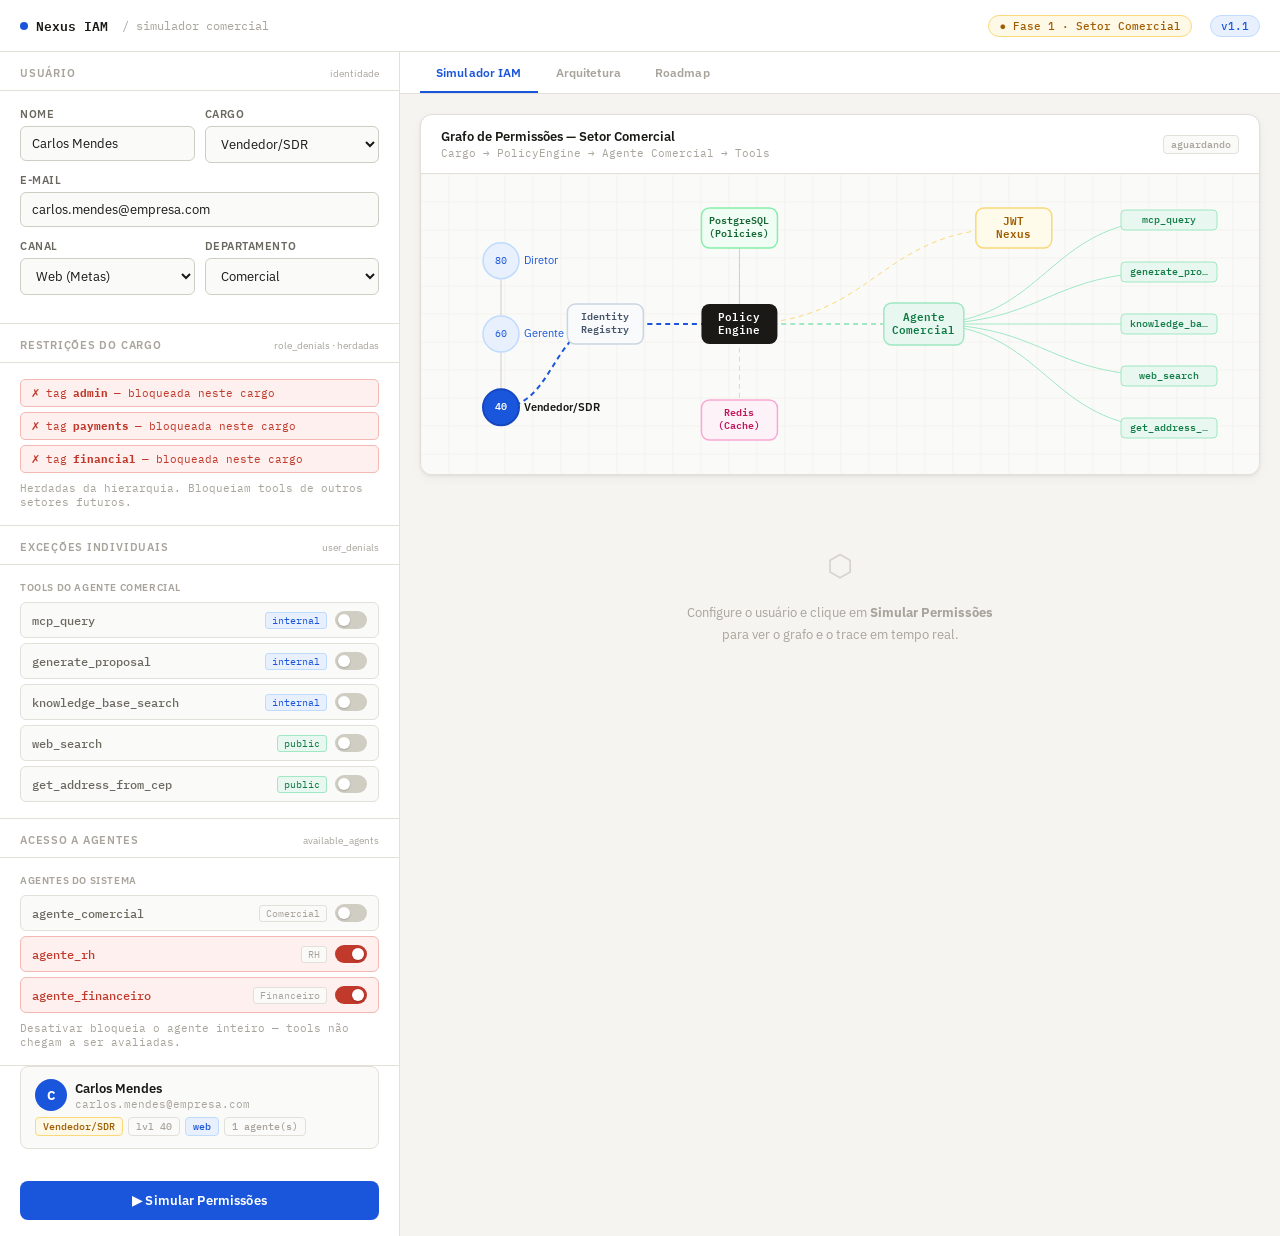
<file: content/simulações/nexus-iam-simulator-v2.html>
<!DOCTYPE html>
<html lang="pt-BR">
<head>
<meta charset="UTF-8">
<meta name="viewport" content="width=device-width, initial-scale=1.0">
<title>Nexus — Simulador Comercial</title>
<link href="https://fonts.googleapis.com/css2?family=IBM+Plex+Mono:wght@300;400;500;600&family=IBM+Plex+Sans:wght@300;400;500;600;700&display=swap" rel="stylesheet">
<style>
:root {
  --bg: #f5f4f0;
  --panel: #ffffff;
  --panel2: #fafaf8;
  --border: #e2e0d8;
  --border2: #d0cdc3;
  --text: #1a1916;
  --muted: #6b6860;
  --dim: #a8a49c;
  --accent: #1a56db;
  --accent-s: #e8f0fe;
  --green: #0f7b44;
  --green-s: #e8f7f0;
  --green-b: #9fe8c3;
  --red: #c0392b;
  --red-s: #fdf0ee;
  --red-b: #f5b8b2;
  --yellow: #a05c00;
  --yellow-s: #fef8e7;
  --yellow-b: #fad97a;
  --purple: #6d28d9;
  --purple-s: #f5f3ff;
  --purple-b: #c4b5fd;
  --mono: 'IBM Plex Mono', monospace;
  --sans: 'IBM Plex Sans', sans-serif;
  --radius: 8px;
  --shadow: 0 1px 3px rgba(0,0,0,.07), 0 4px 12px rgba(0,0,0,.04);
}
* { margin:0; padding:0; box-sizing:border-box; }
body { font-family:var(--sans); background:var(--bg); color:var(--text); min-height:100vh; font-size:14px; }

/* ── Layout ── */
.app { display:grid; grid-template-columns:400px 1fr; grid-template-rows:52px 1fr; min-height:100vh; }

/* ── Topbar ── */
.topbar {
  grid-column:1/-1; background:var(--panel); border-bottom:1px solid var(--border);
  display:flex; align-items:center; gap:14px; padding:0 20px;
}
.topbar-logo { font-family:var(--mono); font-size:13px; font-weight:600; color:var(--text); display:flex; align-items:center; gap:8px; }
.logo-dot { width:8px; height:8px; border-radius:50%; background:var(--accent); }
.topbar-sep { flex:1; }
.badge { font-family:var(--mono); font-size:11px; padding:3px 10px; border-radius:20px; font-weight:500; }
.badge-yellow { background:var(--yellow-s); color:var(--yellow); border:1px solid var(--yellow-b); }
.badge-blue   { background:var(--accent-s); color:var(--accent); border:1px solid #bfdbfe; }

/* ── Left panel ── */
.left { background:var(--panel); border-right:1px solid var(--border); overflow-y:auto; display:flex; flex-direction:column; }

.section-head {
  padding:14px 20px 10px; border-bottom:1px solid var(--border);
  font-size:11px; font-weight:600; color:var(--dim); text-transform:uppercase; letter-spacing:.07em;
  display:flex; align-items:center; justify-content:space-between;
}
.section-head span { font-weight:400; color:var(--dim); font-size:10px; text-transform:none; letter-spacing:0; }

.form-block { padding:16px 20px; border-bottom:1px solid var(--border); }
.field { margin-bottom:12px; }
.field:last-child { margin-bottom:0; }
.field label { display:block; font-size:11px; font-weight:600; color:var(--muted); margin-bottom:5px; text-transform:uppercase; letter-spacing:.05em; }
.field input, .field select {
  width:100%; padding:8px 11px; border:1px solid var(--border2); border-radius:6px;
  font-family:var(--sans); font-size:13px; color:var(--text); background:var(--panel2);
  outline:none; transition:border-color .15s, box-shadow .15s;
}
.field input:focus, .field select:focus { border-color:var(--accent); box-shadow:0 0 0 3px rgba(26,86,219,.08); }
.field-row { display:grid; grid-template-columns:1fr 1fr; gap:10px; }

/* ── Deny grid ── */
.deny-section-label {
  font-size:10px; font-weight:600; color:var(--dim); text-transform:uppercase;
  letter-spacing:.06em; margin-bottom:8px; display:flex; align-items:center; justify-content:space-between;
}
.deny-grid { display:flex; flex-direction:column; gap:5px; }
.deny-row {
  display:flex; align-items:center; gap:8px; padding:8px 11px;
  background:var(--panel2); border:1px solid var(--border); border-radius:6px;
  cursor:pointer; transition:all .15s; user-select:none;
}
.deny-row:hover { border-color:var(--border2); background:#f0ede6; }
.deny-row.active { background:var(--red-s); border-color:var(--red-b); }
.deny-row.active .deny-name { color:var(--red); }
.deny-name { font-family:var(--mono); font-size:12px; color:var(--muted); font-weight:500; flex:1; }
.deny-tag { font-family:var(--mono); font-size:10px; padding:1px 6px; border-radius:3px; flex-shrink:0; }
.deny-toggle {
  width:32px; height:18px; border-radius:9px; background:var(--border2);
  position:relative; transition:background .2s; flex-shrink:0;
}
.deny-toggle::after {
  content:''; position:absolute; width:12px; height:12px; border-radius:50%;
  background:#fff; top:3px; left:3px; transition:transform .2s; box-shadow:0 1px 2px rgba(0,0,0,.2);
}
.deny-row.active .deny-toggle { background:var(--red); }
.deny-row.active .deny-toggle::after { transform:translateX(14px); }

.role-deny-row {
  display:flex; align-items:center; gap:6px; padding:6px 10px;
  background:var(--red-s); border:1px solid var(--red-b); border-radius:5px;
  font-family:var(--mono); font-size:11px; color:var(--red); cursor:default;
}
.role-deny-row.none { background:var(--green-s); border-color:var(--green-b); color:var(--green); }

/* ── Simulate btn ── */
.sim-btn {
  margin:16px 20px; width:calc(100% - 40px); padding:11px;
  background:var(--accent); color:#fff; border:none; border-radius:var(--radius);
  font-family:var(--sans); font-size:13px; font-weight:600; cursor:pointer;
  transition:background .15s, transform .1s; letter-spacing:.01em;
}
.sim-btn:hover { background:#1547c0; }
.sim-btn:active { transform:scale(.98); }
.sim-btn:disabled { background:var(--border2); cursor:not-allowed; transform:none; }

/* ── User preview ── */
.user-preview {
  margin:0 20px 16px; padding:12px 14px;
  background:var(--panel2); border:1px solid var(--border); border-radius:var(--radius);
}
.up-row { display:flex; align-items:center; gap:8px; margin-bottom:6px; }
.up-avatar { width:32px; height:32px; border-radius:50%; background:var(--accent); color:#fff; display:flex; align-items:center; justify-content:center; font-size:13px; font-weight:700; flex-shrink:0; }
.up-name  { font-size:13px; font-weight:600; }
.up-email { font-size:11px; color:var(--dim); font-family:var(--mono); }
.up-meta  { display:flex; gap:5px; flex-wrap:wrap; }

/* ── Right panel ── */
.right { overflow-y:auto; display:flex; flex-direction:column; }

/* ── Tab bar ── */
.tab-bar {
  background:var(--panel); border-bottom:1px solid var(--border);
  display:flex; align-items:stretch; padding:0 20px; gap:2px; flex-shrink:0;
}
.tab-btn {
  padding:13px 16px 11px; font-size:12px; font-weight:600; color:var(--dim);
  border:none; background:none; cursor:pointer; border-bottom:2px solid transparent;
  font-family:var(--sans); letter-spacing:.01em; transition:color .15s;
  white-space:nowrap;
}
.tab-btn:hover { color:var(--text); }
.tab-btn.active { color:var(--accent); border-bottom-color:var(--accent); }

/* ── Tab views ── */
.tab-view { display:none; padding:20px; flex-direction:column; gap:16px; flex:1; }
.tab-view.active { display:flex; }

/* ── Canvas (BUG FIX) ── */
.graph-card { background:var(--panel); border:1px solid var(--border); border-radius:12px; overflow:hidden; box-shadow:var(--shadow); }
.graph-head { padding:13px 20px; border-bottom:1px solid var(--border); display:flex; align-items:center; justify-content:space-between; }
.graph-title { font-size:13px; font-weight:600; color:var(--text); }
.graph-sub   { font-size:11px; color:var(--dim); font-family:var(--mono); margin-top:1px; }
/* Key fix: no width:100% on canvas itself — control via wrapper */
.canvas-wrap { position:relative; width:100%; line-height:0; background:var(--panel2); }
canvas { display:block; }

/* ── Trace ── */
.trace-card { background:var(--panel); border:1px solid var(--border); border-radius:12px; overflow:hidden; box-shadow:var(--shadow); }
.trace-item { display:flex; gap:10px; padding:10px 20px; border-bottom:1px solid var(--border); align-items:flex-start; animation:fadeIn .2s ease both; }
.trace-item:last-child { border-bottom:none; }
@keyframes fadeIn { from{opacity:0;transform:translateY(-4px)} to{opacity:1;transform:none} }
.trace-step { width:22px; height:22px; border-radius:50%; flex-shrink:0; display:flex; align-items:center; justify-content:center; font-size:10px; font-weight:700; font-family:var(--mono); margin-top:1px; }
.step-ok   { background:var(--green-s); color:var(--green); border:1px solid var(--green-b); }
.step-fail { background:var(--red-s);   color:var(--red);   border:1px solid var(--red-b); }
.step-info { background:var(--accent-s);color:var(--accent);border:1px solid #bfdbfe; }
.step-warn { background:var(--yellow-s);color:var(--yellow);border:1px solid var(--yellow-b); }
.trace-body { flex:1; }
.trace-label { font-size:12px; font-weight:600; color:var(--text); margin-bottom:2px; }
.trace-desc  { font-size:12px; color:var(--muted); line-height:1.5; }
.trace-desc code { font-family:var(--mono); font-size:11px; background:var(--panel2); border:1px solid var(--border); padding:1px 5px; border-radius:3px; color:var(--text); }
.trace-badge { font-family:var(--mono); font-size:10px; font-weight:700; padding:1px 7px; border-radius:3px; align-self:center; flex-shrink:0; }
.tb-allow { background:var(--green-s); color:var(--green); border:1px solid var(--green-b); }
.tb-deny  { background:var(--red-s);   color:var(--red);   border:1px solid var(--red-b); }

/* ── Tools result ── */
.tools-card { background:var(--panel); border:1px solid var(--border); border-radius:12px; overflow:hidden; box-shadow:var(--shadow); }
.tools-grid { display:grid; grid-template-columns:repeat(auto-fill,minmax(170px,1fr)); gap:0; }
.tool-card { padding:12px 15px; border-right:1px solid var(--border); border-bottom:1px solid var(--border); transition:background .12s; animation:fadeIn .2s ease both; }
.tool-card:hover { background:var(--panel2); }
.tool-card-name { font-family:var(--mono); font-size:11px; font-weight:500; margin-bottom:4px; }
.tool-card-tag  { font-family:var(--mono); font-size:10px; padding:1px 6px; border-radius:3px; display:inline-block; margin-bottom:6px; }
.tool-card-status { font-size:11px; font-weight:600; display:flex; align-items:center; gap:4px; }
.dot { width:7px; height:7px; border-radius:50%; flex-shrink:0; }
.tool-card.t-allowed .tool-card-name   { color:var(--green); }
.tool-card.t-allowed .dot              { background:var(--green); }
.tool-card.t-allowed .tool-card-status { color:var(--green); }
.tool-card.t-denied  .tool-card-name   { color:var(--red); }
.tool-card.t-denied  .dot              { background:var(--red); }
.tool-card.t-denied  .tool-card-status { color:var(--red); }

/* ── Summary bar ── */
.summary-bar { display:flex; border-bottom:1px solid var(--border); flex-wrap:wrap; }
.sum-item { display:flex; align-items:center; gap:8px; padding:12px 18px; border-right:1px solid var(--border); }
.sum-item:last-child { border-right:none; }
.sum-num   { font-family:var(--mono); font-size:20px; font-weight:600; }
.sum-label { font-size:11px; color:var(--dim); line-height:1.4; }

/* ── JWT ── */
.jwt-card { background:var(--panel); border:1px solid var(--border); border-radius:12px; overflow:hidden; box-shadow:var(--shadow); }
.jwt-body { padding:16px 20px; font-family:var(--mono); font-size:12px; line-height:1.8; background:var(--panel2); overflow-x:auto; white-space:pre; }
.jk { color:var(--accent); }
.js { color:var(--green); }
.jn { color:var(--yellow); }
.jb { color:var(--purple); }

/* ── Tags ── */
.tag { display:inline-flex; align-items:center; font-family:var(--mono); font-size:10px; font-weight:500; padding:2px 7px; border-radius:4px; white-space:nowrap; }
.tag-green  { background:var(--green-s);  color:var(--green);  border:1px solid var(--green-b); }
.tag-red    { background:var(--red-s);    color:var(--red);    border:1px solid var(--red-b); }
.tag-yellow { background:var(--yellow-s); color:var(--yellow); border:1px solid var(--yellow-b); }
.tag-blue   { background:var(--accent-s); color:var(--accent); border:1px solid #bfdbfe; }
.tag-gray   { background:var(--panel2);   color:var(--dim);    border:1px solid var(--border); }
.tag-purple { background:var(--purple-s); color:var(--purple); border:1px solid var(--purple-b); }

/* ── Empty ── */
.empty { padding:48px 20px; text-align:center; color:var(--dim); font-size:13px; line-height:1.7; }
.empty .icon { font-size:30px; margin-bottom:12px; opacity:.4; }

/* ═══════════════════════════════════════════
   ARCHITECTURE TABS
═══════════════════════════════════════════ */

.arch-card { background:var(--panel); border:1px solid var(--border); border-radius:12px; overflow:hidden; box-shadow:var(--shadow); }
.arch-head { padding:14px 20px; border-bottom:1px solid var(--border); }
.arch-head-title { font-size:13px; font-weight:600; color:var(--text); margin-bottom:2px; }
.arch-head-sub   { font-size:11px; color:var(--dim); font-family:var(--mono); }

/* Phase grid */
.phase-grid { display:grid; grid-template-columns:repeat(3,1fr); }
.phase-col { padding:20px; border-right:1px solid var(--border); }
.phase-col:last-child { border-right:none; }
.phase-col.current { background:#f0f5ff; }
.phase-eyebrow { font-size:10px; font-weight:700; text-transform:uppercase; letter-spacing:.08em; color:var(--dim); margin-bottom:8px; font-family:var(--mono); }
.phase-col.current .phase-eyebrow { color:var(--accent); }
.phase-title { font-size:14px; font-weight:700; color:var(--text); margin-bottom:6px; }
.phase-desc  { font-size:12px; color:var(--muted); line-height:1.6; margin-bottom:14px; }
.now-pill {
  display:inline-flex; align-items:center; gap:4px;
  background:var(--accent); color:#fff;
  font-size:10px; font-weight:700; font-family:var(--mono);
  padding:2px 9px; border-radius:20px; margin-bottom:10px;
}
.info-box {
  background:var(--panel2); border:1px solid var(--border); border-radius:6px;
  padding:10px 12px; margin-bottom:8px;
}
.info-box:last-child { margin-bottom:0; }
.info-box-title { font-size:12px; font-weight:600; color:var(--text); margin-bottom:4px; }
.info-box-body  { font-size:11px; color:var(--muted); font-family:var(--mono); line-height:1.6; }
.trigger-box {
  background:var(--yellow-s); border:1px solid var(--yellow-b); border-radius:6px;
  padding:10px 12px;
}
.trigger-box .info-box-title { color:var(--yellow); }
.trigger-box .info-box-body  { color:var(--yellow); opacity:.85; }

/* Flow steps */
.flow-list { display:flex; flex-direction:column; }
.flow-item { display:flex; gap:16px; padding:16px 20px; border-bottom:1px solid var(--border); align-items:flex-start; }
.flow-item:last-child { border-bottom:none; }
.flow-num {
  width:26px; height:26px; border-radius:50%; background:var(--accent); color:#fff;
  display:flex; align-items:center; justify-content:center;
  font-size:11px; font-weight:700; font-family:var(--mono); flex-shrink:0; margin-top:1px;
}
.flow-body { flex:1; }
.flow-title { font-size:13px; font-weight:600; color:var(--text); margin-bottom:3px; }
.flow-desc  { font-size:12px; color:var(--muted); line-height:1.6; }
.flow-desc code { font-family:var(--mono); font-size:11px; background:var(--panel2); border:1px solid var(--border); padding:1px 5px; border-radius:3px; }
.code-block {
  margin-top:8px; padding:10px 12px;
  background:var(--panel2); border:1px solid var(--border);
  border-left:3px solid var(--accent); border-radius:0 5px 5px 0;
  font-family:var(--mono); font-size:11px; color:var(--muted); line-height:1.7;
}
.code-block-label { font-size:9px; text-transform:uppercase; letter-spacing:.08em; color:var(--dim); margin-bottom:4px; }

/* Scale table */
.scale-grid { display:grid; grid-template-columns:1fr 1fr; }
.scale-col { padding:20px; }
.scale-col:first-child { border-right:1px solid var(--border); }
.scale-col-title { font-size:11px; font-weight:700; text-transform:uppercase; letter-spacing:.07em; color:var(--dim); margin-bottom:12px; font-family:var(--mono); }
.scale-step { display:flex; flex-direction:column; gap:6px; }
.yes-chip {
  display:flex; align-items:center; gap:8px; padding:8px 12px;
  background:var(--green-s); border:1px solid var(--green-b); border-radius:6px;
  font-size:12px; color:var(--green); font-family:var(--mono);
}

/* Roadmap */
.roadmap-list { display:flex; flex-direction:column; }
.roadmap-item { display:flex; gap:16px; padding:18px 20px; border-bottom:1px solid var(--border); align-items:flex-start; }
.roadmap-item:last-child { border-bottom:none; }
.rm-line { display:flex; flex-direction:column; align-items:center; gap:0; flex-shrink:0; }
.rm-dot {
  width:12px; height:12px; border-radius:50%;
  border:2px solid var(--border2); background:var(--panel2); flex-shrink:0;
}
.rm-dot.active { background:var(--accent); border-color:var(--accent); }
.rm-dot.done   { background:var(--green);  border-color:var(--green); }
.rm-vline { width:1px; flex:1; background:var(--border); min-height:16px; margin-top:3px; }
.rm-body { flex:1; padding-bottom:4px; }
.rm-eyebrow { font-size:10px; font-weight:700; font-family:var(--mono); color:var(--dim); text-transform:uppercase; letter-spacing:.06em; margin-bottom:4px; }
.rm-title { font-size:13px; font-weight:600; color:var(--text); margin-bottom:5px; }
.rm-desc  { font-size:12px; color:var(--muted); line-height:1.6; }
.rm-tags  { display:flex; gap:5px; flex-wrap:wrap; margin-top:8px; }

/* Principles */
.principles-grid { display:grid; grid-template-columns:repeat(3,1fr); gap:0; }
.principle { padding:20px; border-right:1px solid var(--border); }
.principle:last-child { border-right:none; }
.principle-line { width:32px; height:3px; border-radius:2px; margin-bottom:12px; }
.principle-title { font-size:13px; font-weight:700; color:var(--text); margin-bottom:6px; }
.principle-desc  { font-size:12px; color:var(--muted); line-height:1.6; }

/* ── Scrollbar ── */
::-webkit-scrollbar { width:5px; height:5px; }
::-webkit-scrollbar-track { background:transparent; }
::-webkit-scrollbar-thumb { background:var(--border2); border-radius:3px; }
</style>
</head>
<body>
<div class="app">

  <!-- Topbar -->
  <header class="topbar">
    <div class="topbar-logo"><div class="logo-dot"></div>Nexus IAM</div>
    <span style="font-size:12px;color:var(--dim);font-family:var(--mono)">/ simulador comercial</span>
    <div class="topbar-sep"></div>
    <span class="badge badge-yellow">● Fase 1 · Setor Comercial</span>
    <span class="badge badge-blue" style="margin-left:4px">v1.1</span>
  </header>

  <!-- ── Left: Config ── -->
  <aside class="left">

    <div class="section-head">Usuário <span>identidade</span></div>
    <div class="form-block">
      <div class="field-row">
        <div class="field">
          <label>Nome</label>
          <input id="f-name" type="text" value="Carlos Mendes" oninput="updatePreview()">
        </div>
        <div class="field">
          <label>Cargo</label>
          <select id="f-role" onchange="onRoleChange()">
            <option value="Diretor">Diretor</option>
            <option value="Gerente Comercial">Gerente Comercial</option>
            <option value="Vendedor/SDR" selected>Vendedor/SDR</option>
          </select>
        </div>
      </div>
      <div class="field">
        <label>E-mail</label>
        <input id="f-email" type="email" value="carlos.mendes@empresa.com" oninput="updatePreview()">
      </div>
      <div class="field-row">
        <div class="field">
          <label>Canal</label>
          <select id="f-channel" onchange="updatePreview()">
            <option value="web">Web (Metas)</option>
            <option value="whatsapp">WhatsApp</option>
          </select>
        </div>
        <div class="field">
          <label>Departamento</label>
          <select id="f-dept">
            <option value="comercial">Comercial</option>
          </select>
        </div>
      </div>
    </div>

    <div class="section-head">Restrições do Cargo <span>role_denials · herdadas</span></div>
    <div class="form-block">
      <div id="role-denials-display" style="display:flex;flex-direction:column;gap:5px;"></div>
      <div style="margin-top:8px;font-size:11px;color:var(--dim);font-family:var(--mono)">
        Herdadas da hierarquia. Bloqueiam tools de outros setores futuros.
      </div>
    </div>

    <div class="section-head">Exceções Individuais <span>user_denials</span></div>
    <div class="form-block">
      <div class="deny-section-label">
        <span>Tools do Agente Comercial</span>
        <span id="deny-count-label" style="font-weight:400"></span>
      </div>
      <div class="deny-grid" id="deny-grid"></div>
    </div>

    <div class="section-head">Acesso a Agentes <span>available_agents</span></div>
    <div class="form-block">
      <div class="deny-section-label"><span>Agentes do sistema</span></div>
      <div class="deny-grid" id="agent-grid"></div>
      <div style="margin-top:8px;font-size:11px;color:var(--dim);font-family:var(--mono)">
        Desativar bloqueia o agente inteiro — tools não chegam a ser avaliadas.
      </div>
    </div>

    <div class="user-preview">
      <div class="up-row">
        <div class="up-avatar" id="prev-avatar">C</div>
        <div>
          <div class="up-name" id="prev-name">Carlos Mendes</div>
          <div class="up-email" id="prev-email">carlos.mendes@empresa.com</div>
        </div>
      </div>
      <div class="up-meta" id="prev-meta"></div>
    </div>

    <button class="sim-btn" id="sim-btn" onclick="runSim()">▶ Simular Permissões</button>

  </aside>

  <!-- ── Right ── -->
  <div class="right">

    <!-- Tab bar -->
    <div class="tab-bar">
      <button class="tab-btn active" onclick="switchTab('sim',this)">Simulador IAM</button>
      <button class="tab-btn" onclick="switchTab('arch',this)">Arquitetura</button>
      <button class="tab-btn" onclick="switchTab('roadmap',this)">Roadmap</button>
    </div>

    <!-- ═══ SIMULADOR ═══ -->
    <div class="tab-view active" id="tab-sim">

      <div class="graph-card">
        <div class="graph-head">
          <div>
            <div class="graph-title">Grafo de Permissões — Setor Comercial</div>
            <div class="graph-sub">Cargo → PolicyEngine → Agente Comercial → Tools</div>
          </div>
          <span class="tag tag-gray" id="graph-status">aguardando</span>
        </div>
        <div class="canvas-wrap" id="canvas-wrap">
          <canvas id="gc"></canvas>
        </div>
      </div>

      <div class="empty" id="empty">
        <div class="icon">⬡</div>
        Configure o usuário e clique em <strong>Simular Permissões</strong><br>para ver o grafo e o trace em tempo real.
      </div>

      <div id="results" style="display:none;flex-direction:column;gap:16px;">

        <div class="trace-card">
          <div class="graph-head">
            <div>
              <div class="graph-title">Policy Engine — Trace</div>
              <div class="graph-sub">decisões em sequência</div>
            </div>
            <span class="tag tag-gray" id="trace-tag"></span>
          </div>
          <div id="trace-list"></div>
        </div>

        <div class="tools-card">
          <div class="graph-head">
            <div>
              <div class="graph-title">Tools Injetadas no Agente Comercial</div>
              <div class="graph-sub">bind_tools() após filtro IAM</div>
            </div>
          </div>
          <div class="summary-bar" id="tools-summary"></div>
          <div class="tools-grid" id="tools-grid"></div>
        </div>

        <div class="jwt-card">
          <div class="graph-head">
            <div>
              <div class="graph-title">JWT Nexus Gerado</div>
              <div class="graph-sub">token emitido após auth · circula em todas as requisições</div>
            </div>
            <span class="tag tag-gray">RS256</span>
          </div>
          <div class="jwt-body" id="jwt-body"></div>
        </div>

      </div>
    </div>

    <!-- ═══ ARQUITETURA ═══ -->
    <div class="tab-view" id="tab-arch">

      <!-- Modelo adotado -->
      <div class="arch-card">
        <div class="arch-head">
          <div class="arch-head-title">Modelo de Agente Adotado</div>
          <div class="arch-head-sub">decisão arquitetural atual e caminho de evolução</div>
        </div>
        <div class="phase-grid">

          <div class="phase-col current">
            <div class="now-pill">▶ AGORA</div>
            <div class="phase-eyebrow">Modelo B · Embutido</div>
            <div class="phase-title">Core Único + Config</div>
            <div class="phase-desc">Um grafo LangGraph com system prompt dinâmico por setor. O IAM resolve o isolamento via filtro de tools — sem múltiplos serviços.</div>
            <div class="info-box">
              <div class="info-box-title">O que muda por setor</div>
              <div class="info-box-body">system_prompt<br>tools injetadas (IAM)<br>knowledge_base scope<br>output_mode por canal</div>
            </div>
            <div class="info-box">
              <div class="info-box-title">O que não muda</div>
              <div class="info-box-body">grafo LangGraph<br>nó call_agent<br>memória / checkpoints<br>MCP client</div>
            </div>
          </div>

          <div class="phase-col">
            <div class="phase-eyebrow">Modelo B+ · Subgrafos</div>
            <div class="phase-title">Agentes como Subgrafos</div>
            <div class="phase-desc">Quando setores tiverem lógicas de orquestração distintas, o agente vira um subgrafo dentro do core — sem nova infra, sem latência de rede.</div>
            <div class="trigger-box">
              <div class="info-box-title">Gatilho</div>
              <div class="info-box-body">Fluxo diferente por setor: human-in-the-loop, pipelines assíncronos, retry policies específicas</div>
            </div>
          </div>

          <div class="phase-col">
            <div class="phase-eyebrow">Modelo C · Híbrido</div>
            <div class="phase-title">Serviços Externos via MCP</div>
            <div class="phase-desc">Agentes críticos viram serviços independentes chamados via MCP ou rota HTTP — escala e deployment separados do core.</div>
            <div class="trigger-box">
              <div class="info-box-title">Gatilho</div>
              <div class="info-box-body">Times distintos por agente, SLAs diferentes, necessidade de isolamento de falhas ou escala independente</div>
            </div>
          </div>

        </div>
      </div>

      <!-- Fluxo de uma mensagem -->
      <div class="arch-card">
        <div class="arch-head">
          <div class="arch-head-title">Fluxo de uma Mensagem no Core</div>
          <div class="arch-head-sub">do canal até a resposta · Fase 1</div>
        </div>
        <div class="flow-list">

          <div class="flow-item">
            <div class="flow-num">1</div>
            <div class="flow-body">
              <div class="flow-title">Entrada pelo Canal</div>
              <div class="flow-desc">A mensagem chega pelo canal (WhatsApp via n8n, Web via API). O gateway valida o Bearer Token e identifica <code>user_id</code> + <code>channel</code>.</div>
              <div class="code-block">
                <div class="code-block-label">Payload</div>
                { user_id: "usr_carlos_001", message: "gera proposta pro cliente X", channel: "whatsapp" }
              </div>
            </div>
          </div>

          <div class="flow-item">
            <div class="flow-num">2</div>
            <div class="flow-body">
              <div class="flow-title">IAM resolve o SecurityContext</div>
              <div class="flow-desc">PolicyEngine consulta cargo + hierarquia (Redis TTL 1h). Gera <code>available_agents</code>, <code>deny_tags</code>, <code>deny_tools</code> e <code>output_mode</code> pelo canal.</div>
              <div class="code-block">
                <div class="code-block-label">SecurityContext gerado</div>
                { role: "Vendedor/SDR", available_agents: ["agente_comercial"],<br>  deny_tags: ["admin","payments","financial"], output_mode: "condensed" }
              </div>
            </div>
          </div>

          <div class="flow-item">
            <div class="flow-num">3</div>
            <div class="flow-body">
              <div class="flow-title">Core monta o contexto do agente</div>
              <div class="flow-desc">O nó <code>call_agent</code> carrega o <code>system_prompt</code> do setor, recupera memória do usuário, e executa <code>bind_tools()</code> com apenas as tools permitidas pelo IAM.</div>
              <div class="code-block">
                <div class="code-block-label">O que o LLM enxerga</div>
                system_prompt: "Você é assistente do setor comercial..."<br>
                tools: [mcp_query, generate_proposal, knowledge_base_search,<br>
                &nbsp;&nbsp;&nbsp;&nbsp;&nbsp;&nbsp;&nbsp;&nbsp;web_search, get_address_from_cep]<br>
                memory: últimas interações do Carlos
              </div>
            </div>
          </div>

          <div class="flow-item">
            <div class="flow-num">4</div>
            <div class="flow-body">
              <div class="flow-title">Resposta formatada por canal</div>
              <div class="flow-desc">O <code>output_mode</code> formata a resposta pelo canal. WhatsApp recebe texto condensado sem markdown; Web recebe resposta completa.</div>
              <div class="code-block">
                <div class="code-block-label">Output por canal</div>
                Web:      "## Proposta para Cliente X\n\n**Produto:** ..."<br>
                WhatsApp: "Proposta pra X: Produto Y, R$ 1.200/mês. Envio PDF?"
              </div>
            </div>
          </div>

          <div class="flow-item">
            <div class="flow-num">5</div>
            <div class="flow-body">
              <div class="flow-title">Memória + Auditoria</div>
              <div class="flow-desc"><code>consolidate_memory</code> extrai fatos relevantes e salva na memória de longo prazo. <code>audit_log</code> registra tools usadas, tokens, latência e o SecurityContext ativo.</div>
            </div>
          </div>

        </div>
      </div>

      <!-- O que muda ao escalar -->
      <div class="arch-card">
        <div class="arch-head">
          <div class="arch-head-title">Adicionando um Novo Setor</div>
          <div class="arch-head-sub">sem reescrever o core · só configuração</div>
        </div>
        <div class="scale-grid">
          <div class="scale-col">
            <div class="scale-col-title">Ex: adicionar RH — 4 passos</div>
            <div class="scale-step">
              <div class="info-box">
                <div class="info-box-title">1 · IAM — novo scope</div>
                <div class="info-box-body">Cadastra scope "rh" e mapeia grupos Google do RH no Identity Registry</div>
              </div>
              <div class="info-box">
                <div class="info-box-title">2 · Tools — novas tags</div>
                <div class="info-box-body">Cria tools do RH com tag "rh", sensitivity "restricted"</div>
              </div>
              <div class="info-box">
                <div class="info-box-title">3 · Knowledge — novo scope</div>
                <div class="info-box-body">Ingere documentos com metadata.scope = "rh" na vector store</div>
              </div>
              <div class="info-box">
                <div class="info-box-title">4 · Prompt — novo template</div>
                <div class="info-box-body">Adiciona system_prompts["rh"] no config. Pronto.</div>
              </div>
            </div>
          </div>
          <div class="scale-col">
            <div class="scale-col-title">O que NÃO muda</div>
            <div class="scale-step">
              <div class="yes-chip">✓ Grafo LangGraph (nexus.py)</div>
              <div class="yes-chip">✓ Nó call_agent</div>
              <div class="yes-chip">✓ Policy Engine + filtro IAM</div>
              <div class="yes-chip">✓ Memória (Redis + Postgres)</div>
              <div class="yes-chip">✓ MCP client (BigQuery)</div>
              <div class="yes-chip">✓ Audit log</div>
              <div class="yes-chip">✓ Canais (WhatsApp, Web)</div>
            </div>
          </div>
        </div>
      </div>

    </div>

    <!-- ═══ ROADMAP ═══ -->
    <div class="tab-view" id="tab-roadmap">

      <div class="arch-card">
        <div class="arch-head">
          <div class="arch-head-title">Roadmap de Expansão</div>
          <div class="arch-head-sub">Comercial → Empresa completa · escala sem reescrita</div>
        </div>
        <div class="roadmap-list">

          <div class="roadmap-item">
            <div class="rm-line"><div class="rm-dot done"></div><div class="rm-vline"></div></div>
            <div class="rm-body">
              <div class="rm-eyebrow">Fase 0 · Concluída</div>
              <div class="rm-title">Core Nexus + Infraestrutura</div>
              <div class="rm-desc">LangGraph compilado, MCP BigQuery, memória Postgres/Redis, API FastAPI, canais WhatsApp + Web, auditoria base.</div>
              <div class="rm-tags">
                <span class="tag tag-green">LangGraph</span>
                <span class="tag tag-green">MCP</span>
                <span class="tag tag-green">Postgres</span>
                <span class="tag tag-green">FastAPI</span>
              </div>
            </div>
          </div>

          <div class="roadmap-item">
            <div class="rm-line"><div class="rm-dot active"></div><div class="rm-vline"></div></div>
            <div class="rm-body">
              <div class="rm-eyebrow">Fase 1 · Em andamento</div>
              <div class="rm-title">Setor Comercial + IAM Base</div>
              <div class="rm-desc">Agente comercial ativo (ERP via MCP, proposta, knowledge base). IAM hierárquico Diretor → Gerente → Vendedor/SDR. Tools filtradas por cargo e exceções individuais. JWT com available_agents.</div>
              <div class="rm-tags">
                <span class="tag tag-blue">IAM hierárquico</span>
                <span class="tag tag-blue">Agente Comercial</span>
                <span class="tag tag-blue">JWT dinâmico</span>
              </div>
            </div>
          </div>

          <div class="roadmap-item">
            <div class="rm-line"><div class="rm-dot"></div><div class="rm-vline"></div></div>
            <div class="rm-body">
              <div class="rm-eyebrow">Fase 2 · Próximo</div>
              <div class="rm-title">Expansão para RH e Operações</div>
              <div class="rm-desc">Mesmo core, novos scopes no IAM. Agente RH (folha, férias, onboarding). Agente Operações (logística, estoque). Knowledge base segmentada por setor via metadata. Zero nova infraestrutura.</div>
              <div class="rm-tags">
                <span class="tag tag-gray">Agente RH</span>
                <span class="tag tag-gray">Agente Operações</span>
                <span class="tag tag-gray">KB multi-scope</span>
              </div>
            </div>
          </div>

          <div class="roadmap-item">
            <div class="rm-line"><div class="rm-dot"></div><div class="rm-vline"></div></div>
            <div class="rm-body">
              <div class="rm-eyebrow">Fase 3 · Médio prazo</div>
              <div class="rm-title">Financeiro com Human-in-the-Loop</div>
              <div class="rm-desc">Agente Financeiro vira subgrafo com nó de aprovação humana. Fluxo: LLM sugere ação → aguarda aprovação do Diretor → executa. Primeiro caso de lógica de orquestração diferente do comercial.</div>
              <div class="rm-tags">
                <span class="tag tag-gray">Subgrafo</span>
                <span class="tag tag-gray">Human-in-the-loop</span>
                <span class="tag tag-gray">Notificações</span>
              </div>
            </div>
          </div>

          <div class="roadmap-item">
            <div class="rm-line"><div class="rm-dot"></div></div>
            <div class="rm-body">
              <div class="rm-eyebrow">Fase 4 · Longo prazo</div>
              <div class="rm-title">Google Workspace IAM + Agentes Externos via MCP</div>
              <div class="rm-desc">Sincronização automática com Google Identity Platform. Agentes críticos (infra, admin) viram serviços externos chamados via MCP — isolamento de falhas e escala independente por domínio.</div>
              <div class="rm-tags">
                <span class="tag tag-gray">Google OIDC</span>
                <span class="tag tag-gray">MCP Agent-as-Service</span>
                <span class="tag tag-gray">Multi-tenant</span>
              </div>
            </div>
          </div>

        </div>
      </div>

      <!-- Princípios -->
      <div class="arch-card">
        <div class="arch-head">
          <div class="arch-head-title">Princípios de Design</div>
          <div class="arch-head-sub">as regras que guiam cada decisão arquitetural</div>
        </div>
        <div class="principles-grid">
          <div class="principle">
            <div class="principle-line" style="background:var(--accent)"></div>
            <div class="principle-title">Config, não código</div>
            <div class="principle-desc">Novo setor = novo IAM scope + system_prompt + KB scope. O grafo LangGraph não muda. A lógica de orquestração é reutilizada.</div>
          </div>
          <div class="principle">
            <div class="principle-line" style="background:var(--green)"></div>
            <div class="principle-title">Separar quando necessário</div>
            <div class="principle-desc">Agente vira subgrafo quando tem fluxo diferente. Vira serviço externo quando precisa escalar ou isolar falhas. Não antes.</div>
          </div>
          <div class="principle">
            <div class="principle-line" style="background:var(--yellow)"></div>
            <div class="principle-title">IAM como fundação</div>
            <div class="principle-desc">O filtro de tools resolve o isolamento entre setores. A separação física de agentes é otimização operacional — não pré-requisito de segurança.</div>
          </div>
        </div>
      </div>

    </div>

  </div>
</div>

<script>
// ═══════════════════════════════════════════
// DATA
// ═══════════════════════════════════════════

const ROLES = {
  'Diretor':           { level:80,  parent:'CEO',              globalDenyTags:['admin'] },
  'Gerente Comercial': { level:60,  parent:'Diretor',          globalDenyTags:['admin','payments'] },
  'Vendedor/SDR':      { level:40,  parent:'Gerente Comercial',globalDenyTags:['admin','payments','financial'] },
};

const TOOLS = [
  { name:'mcp_query',             tag:'internal', desc:'Consulta ERP via MCP' },
  { name:'generate_proposal',     tag:'internal', desc:'Proposta no chat' },
  { name:'knowledge_base_search', tag:'internal', desc:'Vector store interno' },
  { name:'web_search',            tag:'public',   desc:'Pesquisa web/mídia' },
  { name:'get_address_from_cep',  tag:'public',   desc:'Validação de CEP' },
];

const AGENTS = [
  { name:'agente_comercial',  sector:'Comercial',  defaultOn:true  },
  { name:'agente_rh',         sector:'RH',         defaultOn:false },
  { name:'agente_financeiro', sector:'Financeiro', defaultOn:false },
];

const TAG_COLORS = {
  internal:{ bg:'#e8f0fe', text:'#1a56db', border:'#bfdbfe' },
  public:  { bg:'#e8f7f0', text:'#0f7b44', border:'#9fe8c3' },
};

const userDenied  = new Set();
const agentDenied = new Set();

// ═══════════════════════════════════════════
// TABS
// ═══════════════════════════════════════════

function switchTab(id, btn) {
  document.querySelectorAll('.tab-btn').forEach(b => b.classList.remove('active'));
  btn.classList.add('active');
  document.querySelectorAll('.tab-view').forEach(v => {
    v.classList.toggle('active', v.id === 'tab-' + id);
  });
  if (id === 'sim') {
    // Re-init canvas after tab becomes visible
    requestAnimationFrame(() => initCanvas());
  }
}

// ═══════════════════════════════════════════
// GRIDS
// ═══════════════════════════════════════════

function buildDenyGrid() {
  const g = document.getElementById('deny-grid');
  g.innerHTML = '';
  TOOLS.forEach(t => {
    const c = TAG_COLORS[t.tag];
    const row = document.createElement('div');
    row.className = 'deny-row' + (userDenied.has(t.name) ? ' active' : '');
    row.id = `ud-${t.name}`;
    row.innerHTML = `
      <span class="deny-name">${t.name}</span>
      <span class="deny-tag" style="background:${c.bg};color:${c.text};border:1px solid ${c.border}">${t.tag}</span>
      <div class="deny-toggle"></div>`;
    row.onclick = () => {
      userDenied.has(t.name) ? userDenied.delete(t.name) : userDenied.add(t.name);
      row.classList.toggle('active');
      updateDenyCount(); updatePreview();
    };
    g.appendChild(row);
  });
}

function buildAgentGrid() {
  const g = document.getElementById('agent-grid');
  g.innerHTML = '';
  AGENTS.forEach(a => {
    if (!a.defaultOn) agentDenied.add(a.name);
    const blocked = agentDenied.has(a.name);
    const row = document.createElement('div');
    row.className = 'deny-row' + (blocked ? ' active' : '');
    row.id = `ag-${a.name}`;
    row.innerHTML = `
      <span class="deny-name">${a.name}</span>
      <span class="deny-tag" style="background:var(--panel2);color:var(--dim);border:1px solid var(--border)">${a.sector}</span>
      <div class="deny-toggle"></div>`;
    row.onclick = () => {
      agentDenied.has(a.name) ? agentDenied.delete(a.name) : agentDenied.add(a.name);
      row.classList.toggle('active');
      updatePreview(); rebuildGraph();
    };
    g.appendChild(row);
  });
}

function updateDenyCount() {
  const el = document.getElementById('deny-count-label');
  el.textContent = userDenied.size > 0 ? `${userDenied.size} exceção(ões)` : '';
  el.style.color = userDenied.size > 0 ? 'var(--red)' : '';
}

function onRoleChange() { updateRoleDenyDisplay(); updatePreview(); rebuildGraph(); }

function updateRoleDenyDisplay() {
  const role = document.getElementById('f-role').value;
  const tags = ROLES[role]?.globalDenyTags || [];
  const el = document.getElementById('role-denials-display');
  el.innerHTML = '';
  if (!tags.length) {
    el.innerHTML = `<div class="role-deny-row none">✓ Nenhuma restrição global aplicada</div>`;
  } else {
    tags.forEach(t => {
      const d = document.createElement('div');
      d.className = 'role-deny-row';
      d.innerHTML = `<span>✗</span> tag <strong>${t}</strong> — bloqueada neste cargo`;
      el.appendChild(d);
    });
  }
}

function updatePreview() {
  const name  = document.getElementById('f-name').value.trim() || 'Usuário';
  const role  = document.getElementById('f-role').value;
  const email = document.getElementById('f-email').value.trim();
  const ch    = document.getElementById('f-channel').value;
  document.getElementById('prev-avatar').textContent = name[0]?.toUpperCase() || 'U';
  document.getElementById('prev-name').textContent   = name;
  document.getElementById('prev-email').textContent  = email;
  const lvl = ROLES[role]?.level || 0;
  const availAgents = AGENTS.filter(a => !agentDenied.has(a.name)).map(a => a.name);
  document.getElementById('prev-meta').innerHTML = `
    <span class="tag tag-yellow">${role}</span>
    <span class="tag tag-gray">lvl ${lvl}</span>
    <span class="tag ${ch==='web'?'tag-blue':'tag-green'}">${ch}</span>
    ${userDenied.size ? `<span class="tag tag-red">${userDenied.size} exceção(ões)</span>` : ''}
    <span class="tag tag-gray">${availAgents.length} agente(s)</span>`;
}

// ═══════════════════════════════════════════
// CANVAS — fixed DPR scaling
// ═══════════════════════════════════════════

const canvas = document.getElementById('gc');
const ctx    = canvas.getContext('2d');
let animT = 0, animId = null;
let GS = { nodes:[], edges:[], activeIdx:-1 };
let CW = 0;   // logical width
const CH = 300;

function initCanvas() {
  const wrap = document.getElementById('canvas-wrap');
  const W = wrap.offsetWidth;
  if (!W) return;
  CW = W;
  const dpr = window.devicePixelRatio || 1;
  canvas.width  = W   * dpr;
  canvas.height = CH  * dpr;
  canvas.style.width  = W   + 'px';
  canvas.style.height = CH  + 'px';
  // Use setTransform to avoid accumulation on repeated calls
  ctx.setTransform(dpr, 0, 0, dpr, 0, 0);
  rebuildGraph();
}

window.addEventListener('resize', () => {
  if (document.getElementById('tab-sim').classList.contains('active')) initCanvas();
});

function rebuildGraph() {
  const role = document.getElementById('f-role').value;
  const { nodes, edges } = buildGraph(role, userDenied, agentDenied);
  GS = { nodes, edges, activeIdx:-1 };
  if (!animId) startAnim(); else drawGraph();
}

function buildGraph(role, uDenied, aDenied) {
  const W = CW || 600;
  const H = CH;
  const nodes = [], edges = [];
  const roleNames = Object.keys(ROLES);

  // Role hierarchy (left)
  const hx = 80, hy0 = 50, hyStep = (H - 80) / roleNames.length;
  roleNames.forEach((r, i) => {
    nodes.push({ id:`role_${r}`, type:'role', label:r, level:ROLES[r].level,
      x:hx, y:hy0 + i*hyStep + hyStep/2,
      active: r===role, ancestor: isAncestor(r, role) });
    if (i > 0) edges.push({ from:`role_${roleNames[i-1]}`, to:`role_${r}`, type:'hier' });
  });

  // Identity Registry (New detail)
  nodes.push({ id:'identity', type:'registry', label:'Identity\nRegistry', x:W*0.22, y:H*0.5 });
  edges.push({ from:`role_${role}`, to:'identity', type:'active' });

  // Policy engine
  nodes.push({ id:'policy', type:'engine', label:'Policy\nEngine', x:W*0.38, y:H*0.5 });
  edges.push({ from:'identity', to:'policy', type:'active' });

  // Postgres (New detail)
  nodes.push({ id:'postgres', type:'db', label:'PostgreSQL\n(Policies)', x:W*0.38, y:H*0.18 });
  edges.push({ from:'postgres', to:'policy', type:'hier' });

  // Agent
  const agentBlocked = aDenied.has('agente_comercial');
  nodes.push({ id:'agent', type:'agent', label:'Agente\nComercial', x:W*0.60, y:H*0.5, blocked:agentBlocked });
  edges.push({ from:'policy', to:'agent', type: agentBlocked ? 'deny' : 'allow_thick' });

  // Tools (right)
  const tx = W - 90;
  const ty0 = 20, tyStep = (H - 40) / TOOLS.length;
  TOOLS.forEach((tool, i) => {
    const dUser  = uDenied.has(tool.name);
    const allowed = !dUser && !agentBlocked;
    nodes.push({ id:`tool_${tool.name}`, type:'tool', label:tool.name,
      x:tx, y:ty0 + i*tyStep + tyStep/2, allowed, dUser, tag:tool.tag });
    edges.push({ from:'agent', to:`tool_${tool.name}`, type: allowed ? 'allow' : 'deny' });
  });

  // JWT
  nodes.push({ id:'jwt', type:'jwt', label:'JWT\nNexus', x:W*0.60 + 90, y:H*0.18 });
  edges.push({ from:'policy', to:'jwt', type:'ctx' });

  // Redis Cache (New detail)
  nodes.push({ id:'redis', type:'cache', label:'Redis\n(Cache)', x:W*0.38, y:H*0.82 });
  edges.push({ from:'policy', to:'redis', type:'ctx' });

  return { nodes, edges };
}

function isAncestor(ancestorR, targetR) {
  let cur = ROLES[targetR]?.parent;
  while (cur) { if (cur === ancestorR) return true; cur = ROLES[cur]?.parent; }
  return false;
}

function getNode(id) { return GS.nodes.find(n => n.id === id); }

function drawGraph() {
  const W = CW || 600;
  const H = CH;
  ctx.clearRect(0, 0, W, H);

  // Grid bg
  ctx.strokeStyle = '#eceae4'; ctx.lineWidth = .5;
  for (let x=0;x<W;x+=28){ctx.beginPath();ctx.moveTo(x,0);ctx.lineTo(x,H);ctx.stroke();}
  for (let y=0;y<H;y+=28){ctx.beginPath();ctx.moveTo(0,y);ctx.lineTo(W,y);ctx.stroke();}

  // Edges
  GS.edges.forEach(e => {
    const from = getNode(e.from), to = getNode(e.to);
    if (!from || !to) return;
    const col = { hier:'#d0cdc3', active:'#1a56db', allow_thick:'#9fe8c3',
                  allow:'#9fe8c3', deny:'#f5b8b2', ctx:'#fad97a' }[e.type] || '#d0cdc3';
    ctx.beginPath();
    ctx.strokeStyle = col;
    ctx.lineWidth = ['active','allow_thick'].includes(e.type) ? 2 : 1;
    ctx.setLineDash(['active','ctx','allow_thick'].includes(e.type) ? [5,4] : []);
    if (['active','ctx','allow_thick'].includes(e.type)) ctx.lineDashOffset = -animT * 0.07;
    const mx = (from.x+to.x)/2;
    ctx.moveTo(from.x, from.y);
    ctx.bezierCurveTo(mx, from.y, mx, to.y, to.x, to.y);
    ctx.stroke();
    ctx.setLineDash([]);
    if (e.type !== 'hier') arrow(to.x, to.y, from.x, from.y, col, e.type==='active'?2:1.5);
  });

  // Nodes
  GS.nodes.forEach((n, i) => {
    const pulse = i === GS.activeIdx;
    if      (n.type==='role')   drawRole(n, pulse);
    else if (n.type==='engine') drawEngine(n, pulse);
    else if (n.type==='registry') drawRegistry(n, pulse);
    else if (n.type==='agent')  drawAgentNode(n, pulse);
    else if (n.type==='tool')   drawTool(n, pulse);
    else if (n.type==='jwt')    drawJWT(n, pulse);
    else if (n.type==='cache')  drawCache(n, pulse);
    else if (n.type==='db')     drawDB(n, pulse);
  });
}

function arrow(tx,ty,fx,fy,col,lw) {
  const a=Math.atan2(ty-fy,tx-fx),l=7;
  ctx.beginPath();ctx.strokeStyle=col;ctx.lineWidth=lw;
  ctx.moveTo(tx-l*Math.cos(a-.4),ty-l*Math.sin(a-.4));
  ctx.lineTo(tx,ty);
  ctx.lineTo(tx-l*Math.cos(a+.4),ty-l*Math.sin(a+.4));
  ctx.stroke();
}

function drawRole(n, pulse) {
  const r=18, al=pulse?(0.7+0.3*Math.sin(animT*.1)):1;
  ctx.globalAlpha=al;
  ctx.beginPath(); ctx.arc(n.x,n.y,r,0,Math.PI*2);
  if      (n.active)   { ctx.fillStyle='#1a56db'; ctx.fill(); ctx.strokeStyle='#1547c0'; ctx.lineWidth=2; ctx.stroke(); }
  else if (n.ancestor) { ctx.fillStyle='#e8f0fe'; ctx.fill(); ctx.strokeStyle='#bfdbfe'; ctx.lineWidth=1.5; ctx.stroke(); }
  else                 { ctx.fillStyle='#fafaf8'; ctx.fill(); ctx.strokeStyle='#d0cdc3'; ctx.lineWidth=1;   ctx.stroke(); }
  ctx.globalAlpha=1;
  ctx.fillStyle=n.active?'#fff':(n.ancestor?'#1a56db':'#a8a49c');
  ctx.font=`${n.active?'600':'400'} 10px IBM Plex Mono,monospace`;
  ctx.textAlign='center'; ctx.textBaseline='middle';
  ctx.fillText(String(n.level), n.x, n.y);
  ctx.fillStyle=n.active?'#1a1916':(n.ancestor?'#1a56db':'#a8a49c');
  ctx.font=`${n.active?'600':'400'} 11px IBM Plex Sans,sans-serif`;
  ctx.textAlign='left';
  ctx.fillText(n.label, n.x+r+5, n.y);
}

function drawRegistry(n, pulse) {
  const w=76,h=40,x=n.x-w/2,y=n.y-h/2;
  ctx.globalAlpha=pulse?(0.7+0.3*Math.sin(animT*.1)):1;
  ctx.beginPath(); rr(x,y,w,h,8); ctx.fillStyle='#f8fafc'; ctx.fill();
  ctx.strokeStyle='#cbd5e1'; ctx.lineWidth=1.5; ctx.stroke();
  ctx.globalAlpha=1; ctx.fillStyle='#475569';
  ctx.font='600 10px IBM Plex Mono,monospace'; ctx.textAlign='center'; ctx.textBaseline='middle';
  n.label.split('\n').forEach((l,i,a)=>ctx.fillText(l,n.x,n.y+(i-(a.length-1)/2)*13));
}

function drawEngine(n, pulse) {
  const w=76,h=40,x=n.x-w/2,y=n.y-h/2;
  ctx.globalAlpha=pulse?(0.7+0.3*Math.sin(animT*.1)):1;
  ctx.beginPath(); rr(x,y,w,h,8); ctx.fillStyle='#1a1916'; ctx.fill();
  ctx.globalAlpha=1; ctx.fillStyle='#fff';
  ctx.font='600 11px IBM Plex Mono,monospace'; ctx.textAlign='center'; ctx.textBaseline='middle';
  n.label.split('\n').forEach((l,i,a)=>ctx.fillText(l,n.x,n.y+(i-(a.length-1)/2)*13));
}

function drawAgentNode(n, pulse) {
  const w=80,h=42,x=n.x-w/2,y=n.y-h/2;
  ctx.globalAlpha=pulse?(0.7+0.3*Math.sin(animT*.1)):1;
  ctx.beginPath(); rr(x,y,w,h,8);

  if (n.blocked) { ctx.fillStyle='#fdf0ee'; ctx.fill(); ctx.strokeStyle='#f5b8b2'; ctx.lineWidth=1.5; ctx.stroke(); }
  else           { ctx.fillStyle='#e8f7f0'; ctx.fill(); ctx.strokeStyle='#9fe8c3'; ctx.lineWidth=1.5; ctx.stroke(); }
  ctx.globalAlpha=1;
  ctx.fillStyle=n.blocked?'#c0392b':'#0f7b44';
  ctx.font='600 11px IBM Plex Mono,monospace'; ctx.textAlign='center'; ctx.textBaseline='middle';
  n.label.split('\n').forEach((l,i,a)=>ctx.fillText(l,n.x,n.y+(i-(a.length-1)/2)*13));
}

function drawTool(n, pulse) {
  const w=96,h=20,x=n.x-w/2,y=n.y-h/2;
  ctx.globalAlpha=pulse?(0.7+0.3*Math.sin(animT*.1)):1;
  ctx.beginPath(); rr(x,y,w,h,4);
  if (n.allowed) { ctx.fillStyle='#e8f7f0'; ctx.fill(); ctx.strokeStyle='#9fe8c3'; }
  else           { ctx.fillStyle='#fdf0ee'; ctx.fill(); ctx.strokeStyle='#f5b8b2'; }
  ctx.lineWidth=1; ctx.stroke();
  ctx.globalAlpha=1;
  ctx.fillStyle=n.allowed?'#0f7b44':'#c0392b';
  ctx.font='500 10px IBM Plex Mono,monospace'; ctx.textAlign='center'; ctx.textBaseline='middle';
  let lbl=n.label; if(lbl.length>13)lbl=lbl.slice(0,12)+'…';
  ctx.fillText(lbl, n.x, n.y);
}

function drawJWT(n, pulse) {
  const w=76,h=40,x=n.x-w/2,y=n.y-h/2;
  ctx.globalAlpha=pulse?(0.7+0.3*Math.sin(animT*.1)):1;
  ctx.beginPath(); rr(x,y,w,h,8);
  ctx.fillStyle='#fffbeb'; ctx.fill(); ctx.strokeStyle='#fad97a'; ctx.lineWidth=1.5; ctx.stroke();
  ctx.globalAlpha=1; ctx.fillStyle='#a05c00';
  ctx.font='600 11px IBM Plex Mono,monospace'; ctx.textAlign='center'; ctx.textBaseline='middle';
  n.label.split('\n').forEach((l,i,a)=>ctx.fillText(l,n.x,n.y+(i-(a.length-1)/2)*13));
}

function drawCache(n, pulse) {
  const w=76,h=40,x=n.x-w/2,y=n.y-h/2;
  ctx.globalAlpha=pulse?(0.7+0.3*Math.sin(animT*.1)):1;
  ctx.beginPath(); rr(x,y,w,h,8); ctx.fillStyle='#fdf2f8'; ctx.fill();
  ctx.strokeStyle='#f9a8d4'; ctx.lineWidth=1.5; ctx.stroke();
  ctx.globalAlpha=1; ctx.fillStyle='#be185d';
  ctx.font='600 10px IBM Plex Mono,monospace'; ctx.textAlign='center'; ctx.textBaseline='middle';
  n.label.split('\n').forEach((l,i,a)=>ctx.fillText(l,n.x,n.y+(i-(a.length-1)/2)*13));
}

function drawDB(n, pulse) {
  const w=76,h=40,x=n.x-w/2,y=n.y-h/2;
  ctx.globalAlpha=pulse?(0.7+0.3*Math.sin(animT*.1)):1;
  ctx.beginPath(); rr(x,y,w,h,8); ctx.fillStyle='#f0fdf4'; ctx.fill();
  ctx.strokeStyle='#86efac'; ctx.lineWidth=1.5; ctx.stroke();
  ctx.globalAlpha=1; ctx.fillStyle='#166534';
  ctx.font='600 10px IBM Plex Mono,monospace'; ctx.textAlign='center'; ctx.textBaseline='middle';
  n.label.split('\n').forEach((l,i,a)=>ctx.fillText(l,n.x,n.y+(i-(a.length-1)/2)*13));
}

function rr(x,y,w,h,r) {
  ctx.moveTo(x+r,y); ctx.lineTo(x+w-r,y); ctx.arcTo(x+w,y,x+w,y+r,r);
  ctx.lineTo(x+w,y+h-r); ctx.arcTo(x+w,y+h,x+w-r,y+h,r);
  ctx.lineTo(x+r,y+h); ctx.arcTo(x,y+h,x,y+h-r,r);
  ctx.lineTo(x,y+r); ctx.arcTo(x,y,x+r,y,r); ctx.closePath();
}

function startAnim() {
  if (animId) cancelAnimationFrame(animId);
  function loop() { animT++; drawGraph(); animId = requestAnimationFrame(loop); }
  loop();
}

// ═══════════════════════════════════════════
// SIMULATION
// ═══════════════════════════════════════════

async function runSim() {
  const name    = document.getElementById('f-name').value.trim() || 'Usuário';
  const role    = document.getElementById('f-role').value;
  const email   = document.getElementById('f-email').value.trim();
  const channel = document.getElementById('f-channel').value;

  const { nodes, edges } = buildGraph(role, userDenied, agentDenied);
  GS = { nodes, edges, activeIdx:-1 };

  document.getElementById('empty').style.display = 'none';
  const res = document.getElementById('results');
  res.style.display = 'flex';
  document.getElementById('trace-list').innerHTML   = '';
  document.getElementById('tools-grid').innerHTML   = '';
  document.getElementById('jwt-body').innerHTML     = '';
  document.getElementById('tools-summary').innerHTML = '';

  const btn = document.getElementById('sim-btn');
  btn.disabled = true; btn.textContent = '⏳ Processando…';
  document.getElementById('graph-status').textContent = 'processando…';
  document.getElementById('graph-status').className = 'tag tag-yellow';

  const globalDenyTags = ROLES[role]?.globalDenyTags || [];
  const agentBlocked   = agentDenied.has('agente_comercial');

  // ── Step 1: Identity
  GS.activeIdx = GS.nodes.findIndex(n=>n.id===`role_${role}`);
  await trace({ step:'1', type:'info', label:'Identidade decodificada',
    desc:`Bearer Token validado via Google OIDC. E-mail <code>${email}</code> resolvido.` });

  // ── Step 1.1: Identity Registry (New detail in trace)
  GS.activeIdx = GS.nodes.findIndex(n=>n.id==='identity');
  await trace({ step:'1.1', type:'info', label:'Identity Registry',
    desc:`Mapeando grupos Google e metadados organizacionais para o user_id interno.` });

  // ── Step 2: Policy resolution (Database)
  GS.activeIdx = GS.nodes.findIndex(n=>n.id==='postgres');
  await trace({ step:'2', type:'info', label:'Fetch Policies (PostgreSQL)',
    desc:`Recuperando regras de acesso persistidas para o cargo e departamento.` });

  // ── Step 2.1: Role resolution
  GS.activeIdx = GS.nodes.findIndex(n=>n.id==='policy');
  await trace({ step:'2.1', type:'info', label:`Cargo resolvido: ${role}`,
    desc:`Access level <code>${ROLES[role]?.level}</code>. Percorrendo árvore hierárquica para acumular deny_tags.` });

  // Ancestry
  const chain=[]; let cur=role;
  while(cur){ chain.unshift(cur); cur=ROLES[cur]?.parent; }
  for(const r of chain){
    const tags=ROLES[r]?.globalDenyTags||[];
    if(tags.length) await trace({ step:'↳', type:'warn', label:`role_denials @ ${r}`,
      desc:`Tags bloqueadas: ${tags.map(t=>`<code>${t}</code>`).join(', ')} — afetam tools de outros setores` }, 150);
  }

  // ── Step 3: user_denials
  if (userDenied.size > 0) {
    await trace({ step:'3', type:'fail', label:'user_denials encontradas',
      desc:`Exceções individuais: ${[...userDenied].map(t=>`<code>${t}</code>`).join(', ')}` });
  } else {
    await trace({ step:'3', type:'ok', label:'user_denials: nenhuma', desc:'Sem exceções individuais para este usuário.' });
  }

  // ── Step 4: Agent access
  GS.activeIdx = GS.nodes.findIndex(n=>n.id==='agent');
  if (agentBlocked) {
    await trace({ step:'4', type:'fail', label:'agente_comercial BLOQUEADO',
      desc:'Não está em <code>available_agents[]</code>. Nenhuma tool avaliada — agente não é acionado.' });
    await traceToolsBlocked();
  } else {
    await trace({ step:'4', type:'ok', label:'agente_comercial disponível',
      desc:'Presente em <code>available_agents[]</code>. Iniciando avaliação das tools.' });
    await traceTools(globalDenyTags);
  }

  // ── Step 5: Redis Cache (New detail in trace)
  GS.activeIdx = GS.nodes.findIndex(n=>n.id==='redis');
  await trace({ step:'5', type:'info', label:'Cache Policy (Redis)',
    desc:`SecurityContext serializado e persistido com TTL de 3600s para otimização de latência.` });

  // ── Step 6: JWT
  GS.activeIdx = GS.nodes.findIndex(n=>n.id==='jwt');
  await trace({ step:'6', type:'ok', label:'JWT Nexus emitido',
    desc:`Token RS256 com <code>available_agents[]</code> resolvido. Canal <code>${channel}</code>. output_mode: <code>${channel==='whatsapp'?'condensed':'full'}</code>` });
  GS.activeIdx = -1;

  // Final check - ensure links to policy engine are bidirectional or conceptually correct
  // In a real system, Policy Engine writes TO cache and reads FROM DB.
  // The graph currently shows Postgres -> Policy and Redis -> Policy.
  // Let's make Redis a bidirectional ctx-style dash if possible, or just Policy -> Redis for "writing to cache".
  // Actually, let's keep it as is for "components involved".

  const allowed = TOOLS.filter(t => !userDenied.has(t.name) && !agentBlocked).length;
  const denied  = TOOLS.length - allowed;

  document.getElementById('graph-status').textContent = agentBlocked ? 'agente bloqueado' : `${allowed} permitidas · ${denied} bloqueadas`;
  document.getElementById('graph-status').className   = agentBlocked ? 'tag tag-red' : (denied>0?'tag tag-yellow':'tag tag-green');
  document.getElementById('trace-tag').textContent    = `${allowed} allow · ${denied} deny`;
  document.getElementById('trace-tag').className      = allowed===TOOLS.length?'tag tag-green':'tag tag-yellow';

  TOOLS.forEach((tool, i) => {
    const dUser = userDenied.has(tool.name);
    const ok    = !dUser && !agentBlocked;
    const c     = TAG_COLORS[tool.tag];
    const card  = document.createElement('div');
    card.className = `tool-card ${ok?'t-allowed':'t-denied'}`;
    card.style.animationDelay = `${i*40}ms`;
    card.innerHTML = `
      <div class="tool-card-name">${tool.name}</div>
      <div class="tool-card-tag" style="background:${c.bg};color:${c.text};border:1px solid ${c.border}">${tool.tag}</div>
      <div class="tool-card-status"><div class="dot"></div>${ok?'Injetada':(agentBlocked?'Bloq. agente':'Bloq. exceção')}</div>`;
    document.getElementById('tools-grid').appendChild(card);
  });

  document.getElementById('tools-summary').innerHTML = `
    <div class="sum-item"><div class="sum-num" style="color:var(--green)">${allowed}</div><div class="sum-label">injetadas<br><span style="font-family:var(--mono);font-size:10px">no agente</span></div></div>
    <div class="sum-item"><div class="sum-num" style="color:var(--red)">${denied}</div><div class="sum-label">removidas<br><span style="font-family:var(--mono);font-size:10px">do contexto</span></div></div>
    <div class="sum-item"><div class="sum-num" style="color:var(--muted)">${TOOLS.length}</div><div class="sum-label">total<br><span style="font-family:var(--mono);font-size:10px">no pool</span></div></div>
    <div class="sum-item" style="flex:1"><div style="font-size:12px;color:var(--dim);font-family:var(--mono)">canal: <strong style="color:var(--text)">${channel}</strong><br>output: <strong style="color:var(--text)">${channel==='whatsapp'?'condensado':'markdown completo'}</strong></div></div>`;

  const availAgents = AGENTS.filter(a=>!agentDenied.has(a.name)).map(a=>a.name);
  const jwt = {
    sub:             `usr_${name.toLowerCase().replace(/\s+/g,'_').slice(0,12)}_${Math.floor(Math.random()*900)+100}`,
    email, role,
    access_level:    ROLES[role]?.level,
    available_agents: availAgents,
    channel,
    output_mode:     channel==='whatsapp'?'condensed':'full',
    deny_tools:      [...userDenied],
    setor:           'comercial',
    exp:             Math.floor(Date.now()/1000)+3600,
    iat:             Math.floor(Date.now()/1000),
  };
  document.getElementById('jwt-body').innerHTML = syntaxHL(jwt);

  btn.disabled = false; btn.textContent = '▶ Simular Permissões';
}

async function traceTools(globalDenyTags) {
  for (let i=0; i<TOOLS.length; i++) {
    const tool = TOOLS[i];
    GS.activeIdx = GS.nodes.findIndex(n=>n.id===`tool_${tool.name}`);
    const dUser = userDenied.has(tool.name);
    const ok    = !dUser;
    const desc  = dUser
      ? `user_denial explícito para este usuário`
      : `permitida · tag <code>${tool.tag}</code> · nenhuma deny rule aplicável`;
    await trace({ step:ok?'✓':'✗', type:ok?'ok':'fail', label:tool.name, desc, result:ok?'allow':'deny' }, 90);
  }
}

async function traceToolsBlocked() {
  for (let i=0; i<TOOLS.length; i++) {
    GS.activeIdx = GS.nodes.findIndex(n=>n.id===`tool_${TOOLS[i].name}`);
    await trace({ step:'✗', type:'fail', label:TOOLS[i].name,
      desc:`Não avaliada — agente_comercial bloqueado. LLM nunca recebe esta tool.`, result:'deny' }, 60);
  }
}

function delay(ms) { return new Promise(r=>setTimeout(r,ms)); }

async function trace({ step, type, label, desc, result }, ms=300) {
  await delay(ms);
  const list = document.getElementById('trace-list');
  const item = document.createElement('div');
  item.className = 'trace-item';
  const rb = result==='allow' ? `<span class="trace-badge tb-allow">PERMITIDA</span>`
           : result==='deny'  ? `<span class="trace-badge tb-deny">BLOQUEADA</span>` : '';
  item.innerHTML = `
    <div class="trace-step step-${type==='ok'?'ok':type==='fail'?'fail':type==='warn'?'warn':'info'}">${step}</div>
    <div class="trace-body">
      <div class="trace-label">${label}</div>
      <div class="trace-desc">${desc}</div>
    </div>${rb}`;
  list.appendChild(item);
  item.scrollIntoView({ behavior:'smooth', block:'nearest' });
}

function syntaxHL(obj) {
  return JSON.stringify(obj, null, 2)
    .replace(/("[\w_@.]+"):/g, '<span class="jk">$1</span>:')
    .replace(/: ("(?!.*\.\.).*?")/g, ': <span class="js">$1</span>')
    .replace(/: (\d+)/g, ': <span class="jn">$1</span>')
    .replace(/: (true|false)/g, ': <span class="jb">$1</span>');
}

// ═══════════════════════════════════════════
// BOOT
// ═══════════════════════════════════════════

buildDenyGrid();
buildAgentGrid();
updateRoleDenyDisplay();
updatePreview();

// Wait for layout paint before reading offsetWidth
requestAnimationFrame(() => {
  requestAnimationFrame(() => {
    initCanvas();
    startAnim();
  });
});
</script>
</body>
</html>
</file>
